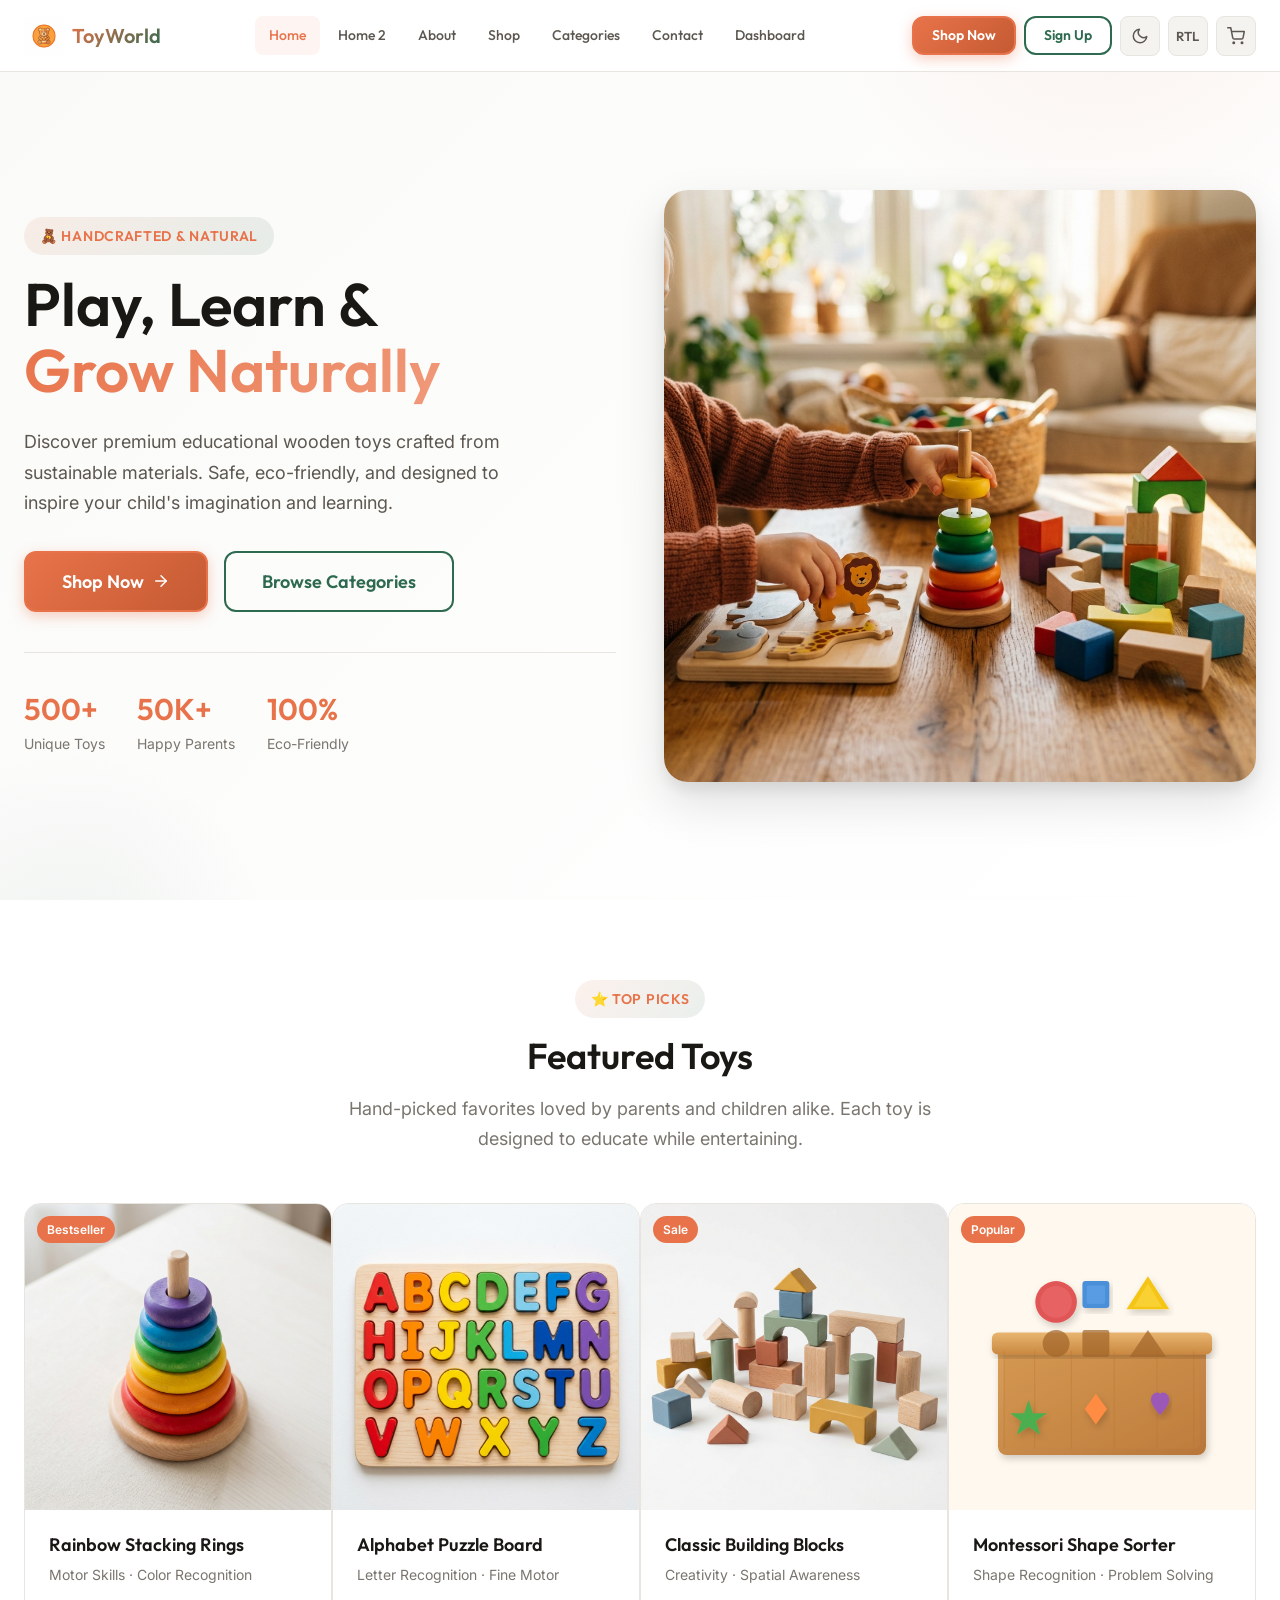
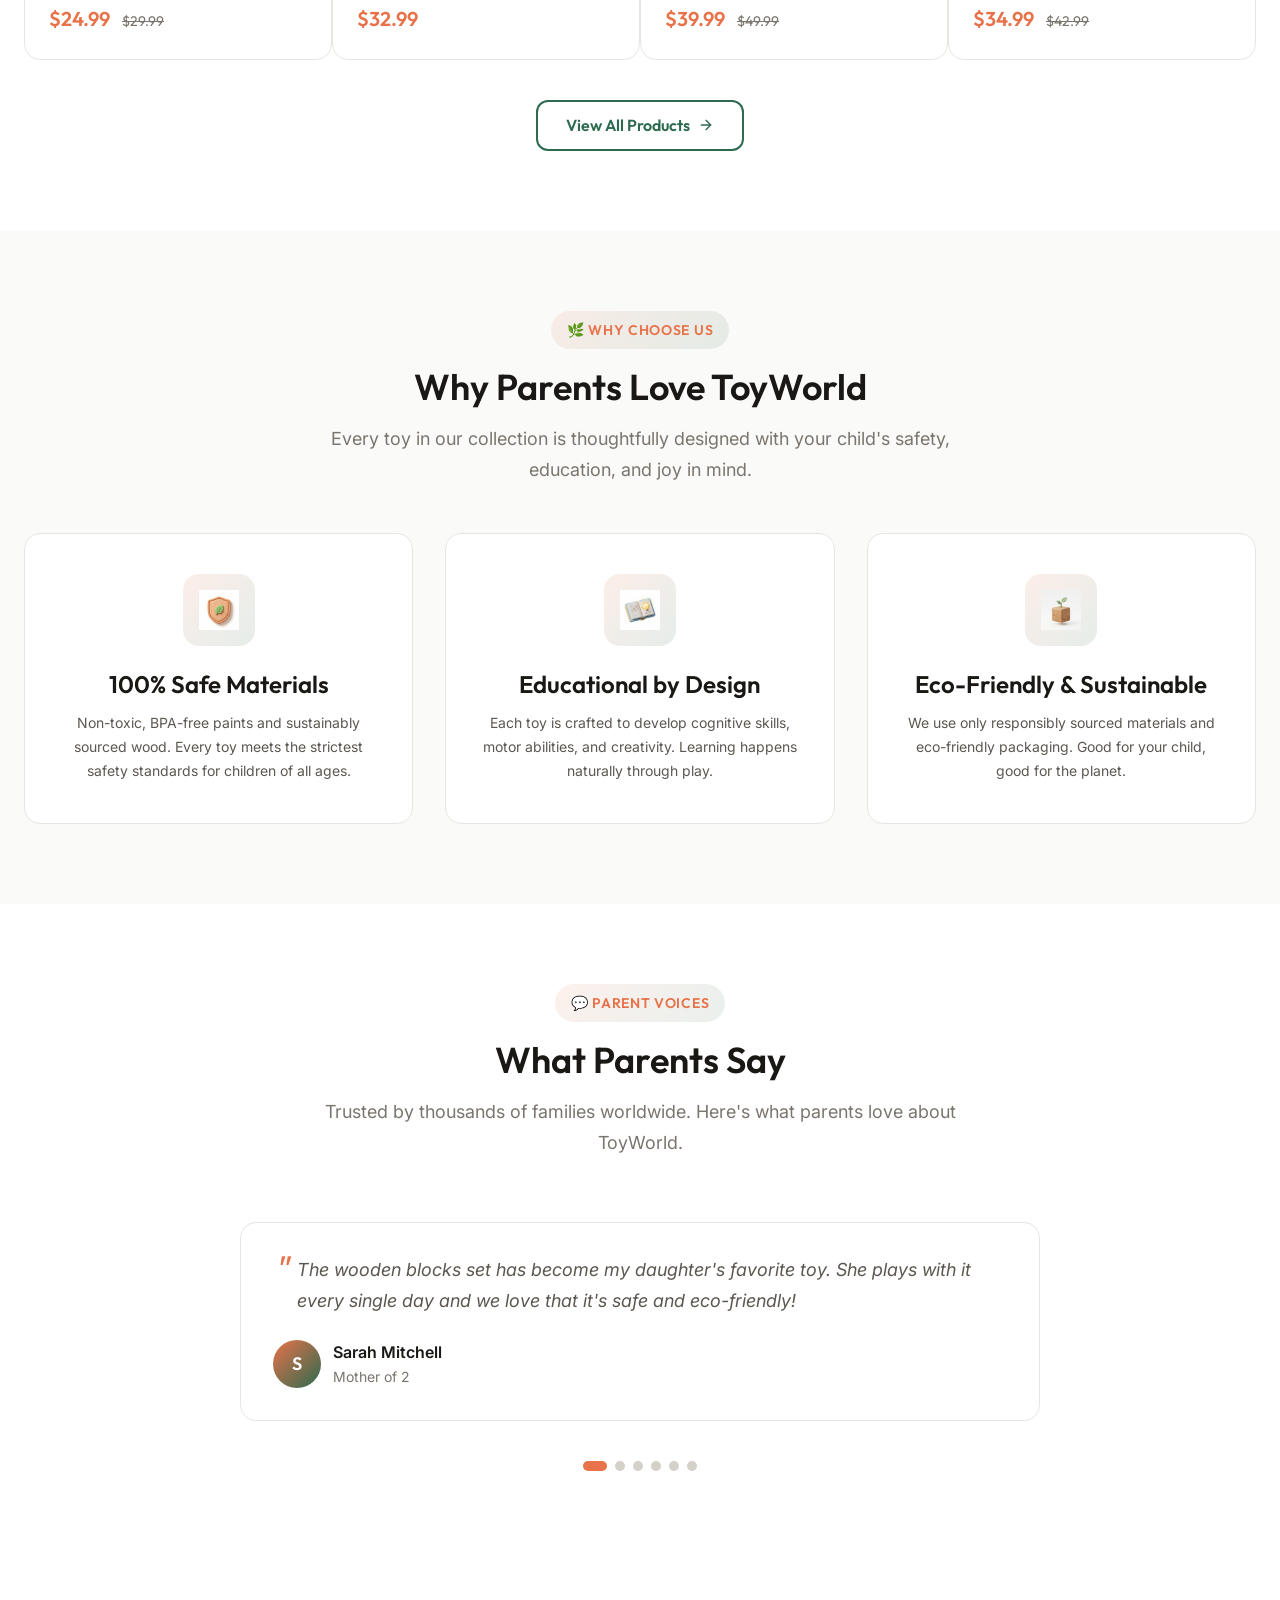
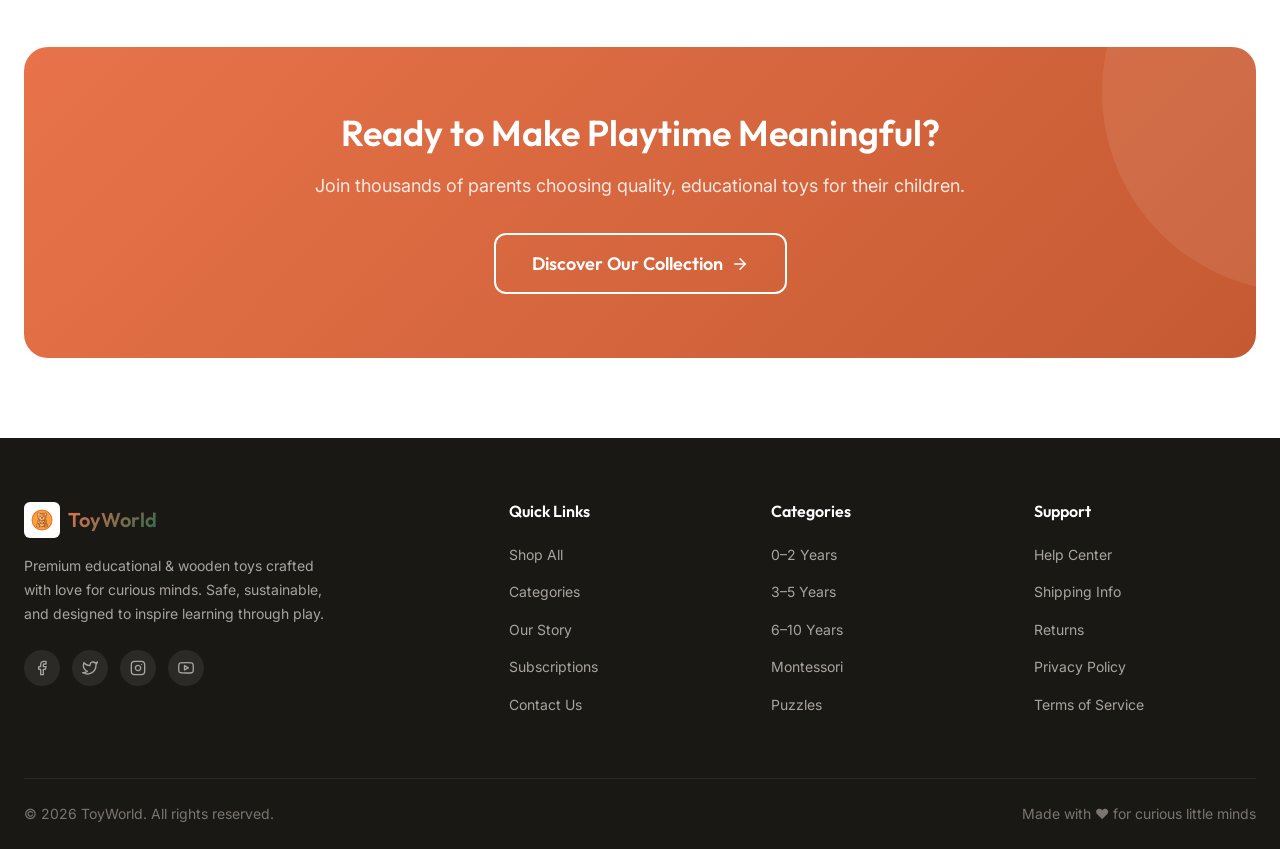
<file: index.html>
<!DOCTYPE html>
<html lang="en" dir="ltr" data-theme="light">
<head>
  <meta charset="UTF-8">
  <meta name="viewport" content="width=device-width, initial-scale=1.0">
  <title>ToyWorld — Play, Learn & Grow Naturally | Educational Wooden Toys</title>
  <meta name="description" content="Discover premium educational and wooden toys for children. Safe, eco-friendly, and designed to inspire learning through play. Shop our curated collection today.">
  <link rel="stylesheet" href="css/style.css">
  <link rel="stylesheet" href="css/components.css">
  <link rel="stylesheet" href="css/pages.css">
  <link rel="stylesheet" href="css/rtl.css">
  <link rel="icon" type="image/svg+xml" href="assets/images/favicon.svg">
</head>
<body class="has-header">
  <!-- Header -->
  <header class="header" id="header">
    <div class="header-inner">
      <a href="index.html" class="header-logo">
        <img src="assets/images/logo.png" alt="ToyWorld Logo">
        <span>ToyWorld</span>
      </a>

      <nav class="nav-desktop">
        <a href="index.html" class="nav-link active">Home</a>
        <a href="home2.html" class="nav-link">Home 2</a>
        <a href="about.html" class="nav-link">About</a>
        <a href="shop.html" class="nav-link">Shop</a>
        <a href="categories.html" class="nav-link">Categories</a>
        <a href="contact.html" class="nav-link">Contact</a>

        <a href="dashboard.html" class="nav-link">Dashboard</a>

      </nav>

      <div class="header-actions">
        <div class="header-cta">
          <a href="shop.html" class="btn btn-primary btn-sm">Shop Now</a>
          <a href="signup.html" class="btn btn-secondary btn-sm">Sign Up</a>
        </div>
        <button class="theme-toggle" title="Toggle Dark Mode" aria-label="Toggle dark mode">
          <svg xmlns="http://www.w3.org/2000/svg" width="18" height="18" viewBox="0 0 24 24" fill="none" stroke="currentColor" stroke-width="2" stroke-linecap="round" stroke-linejoin="round"><path d="M21 12.79A9 9 0 1 1 11.21 3 7 7 0 0 0 21 12.79z"/></svg>
        </button>
        <button class="rtl-toggle" title="Toggle RTL" aria-label="Toggle RTL direction">RTL</button>
        <a href="cart.html" class="cart-btn" title="Cart" aria-label="Shopping cart">
          <svg xmlns="http://www.w3.org/2000/svg" width="18" height="18" viewBox="0 0 24 24" fill="none" stroke="currentColor" stroke-width="2" stroke-linecap="round" stroke-linejoin="round"><circle cx="9" cy="21" r="1"/><circle cx="20" cy="21" r="1"/><path d="M1 1h4l2.68 13.39a2 2 0 0 0 2 1.61h9.72a2 2 0 0 0 2-1.61L23 6H6"/></svg>
          <span class="cart-count" style="display:none">0</span>
        </a>
        <button class="nav-mobile-toggle" aria-label="Toggle menu">
          <div class="hamburger">
            <span></span><span></span><span></span>
          </div>
        </button>
      </div>
    </div>
  </header>

  <!-- Mobile Nav -->
  <nav class="nav-mobile">
    <a href="index.html" class="nav-link active">Home</a>
    <a href="home2.html" class="nav-link">Home 2</a>
    <a href="about.html" class="nav-link">About</a>
    <a href="shop.html" class="nav-link">Shop</a>
    <a href="categories.html" class="nav-link">Categories</a>
    <a href="contact.html" class="nav-link">Contact</a>

    <a href="dashboard.html" class="nav-link">Dashboard</a>

    <a href="shop.html" class="btn btn-primary">Shop Now</a>
    <a href="signup.html" class="btn btn-secondary">Sign Up</a>
    <div class="nav-mobile-actions">
      <button class="theme-toggle" title="Toggle Dark Mode" aria-label="Toggle dark mode">
        <svg xmlns="http://www.w3.org/2000/svg" width="18" height="18" viewBox="0 0 24 24" fill="none" stroke="currentColor" stroke-width="2" stroke-linecap="round" stroke-linejoin="round"><path d="M21 12.79A9 9 0 1 1 11.21 3 7 7 0 0 0 21 12.79z"/></svg>
      </button>
      <button class="rtl-toggle" title="Toggle RTL" aria-label="Toggle RTL direction">RTL</button>
      <a href="cart.html" class="cart-btn" title="Cart" aria-label="Shopping cart">
        <svg xmlns="http://www.w3.org/2000/svg" width="18" height="18" viewBox="0 0 24 24" fill="none" stroke="currentColor" stroke-width="2" stroke-linecap="round" stroke-linejoin="round"><circle cx="9" cy="21" r="1"/><circle cx="20" cy="21" r="1"/><path d="M1 1h4l2.68 13.39a2 2 0 0 0 2 1.61h9.72a2 2 0 0 0 2-1.61L23 6H6"/></svg>
        <span class="cart-count" style="display:none">0</span>
      </a>
    </div>
  </nav>

  <!-- Hero Section -->
  <section class="hero" id="hero">
    <div class="container">
      <div class="hero-grid">
        <div class="hero-content">
          <span class="section-badge">🧸 Handcrafted & Natural</span>
          <h1>Play, Learn &<br><span class="highlight">Grow Naturally</span></h1>
          <p>Discover premium educational wooden toys crafted from sustainable materials. Safe, eco-friendly, and designed to inspire your child's imagination and learning.</p>
          <div class="hero-btns">
            <a href="shop.html" class="btn btn-primary btn-lg">Shop Now
              <svg xmlns="http://www.w3.org/2000/svg" width="18" height="18" viewBox="0 0 24 24" fill="none" stroke="currentColor" stroke-width="2" stroke-linecap="round" stroke-linejoin="round"><line x1="5" y1="12" x2="19" y2="12"/><polyline points="12 5 19 12 12 19"/></svg>
            </a>
            <a href="categories.html" class="btn btn-secondary btn-lg">Browse Categories</a>
          </div>
          <div class="hero-stats">
            <div>
              <div class="hero-stat-number">500+</div>
              <div class="hero-stat-label">Unique Toys</div>
            </div>
            <div>
              <div class="hero-stat-number">50K+</div>
              <div class="hero-stat-label">Happy Parents</div>
            </div>
            <div>
              <div class="hero-stat-number">100%</div>
              <div class="hero-stat-label">Eco-Friendly</div>
            </div>
          </div>
        </div>
        <div class="hero-image">
          <img src="assets/images/hero-home1.png" alt="Educational wooden toys for children">
        </div>
      </div>
    </div>
  </section>

  <!-- Featured Toys -->
  <section class="section" id="featured-toys">
    <div class="container">
      <div class="section-header animate-on-scroll">
        <span class="section-badge">⭐ Top Picks</span>
        <h2>Featured Toys</h2>
        <p class="section-subtitle">Hand-picked favorites loved by parents and children alike. Each toy is designed to educate while entertaining.</p>
      </div>

      <div class="grid grid-4 animate-on-scroll">
        <!-- Card 1 -->
        <div class="card product-card" onclick="location.href='product.html?id=1'">
          <div class="card-img-wrap">
            <span class="product-badge">Bestseller</span>
            <img class="card-img" src="assets/images/toy-stacking-rings.png" alt="Rainbow Stacking Rings" loading="lazy">
            <button class="quick-add" onclick="event.stopPropagation(); CartManager.addItem({id:1, name:'Rainbow Stacking Rings', price:24.99, image:'assets/images/toy-stacking-rings.png'})" title="Add to Cart">
              <svg xmlns="http://www.w3.org/2000/svg" width="18" height="18" viewBox="0 0 24 24" fill="none" stroke="currentColor" stroke-width="2"><line x1="12" y1="5" x2="12" y2="19"/><line x1="5" y1="12" x2="19" y2="12"/></svg>
            </button>
          </div>
          <div class="card-body">
            <h4 class="card-title">Rainbow Stacking Rings</h4>
            <p class="card-text">Motor Skills · Color Recognition</p>
            <div class="product-price">$24.99 <span class="original-price">$29.99</span></div>
          </div>
        </div>

        <!-- Card 2 -->
        <div class="card product-card" onclick="location.href='product.html?id=2'">
          <div class="card-img-wrap">
            <img class="card-img" src="assets/images/toy-puzzle-alphabet.png" alt="Alphabet Puzzle Board" loading="lazy">
            <button class="quick-add" onclick="event.stopPropagation(); CartManager.addItem({id:2, name:'Alphabet Puzzle Board', price:32.99, image:'assets/images/toy-puzzle-alphabet.png'})" title="Add to Cart">
              <svg xmlns="http://www.w3.org/2000/svg" width="18" height="18" viewBox="0 0 24 24" fill="none" stroke="currentColor" stroke-width="2"><line x1="12" y1="5" x2="12" y2="19"/><line x1="5" y1="12" x2="19" y2="12"/></svg>
            </button>
          </div>
          <div class="card-body">
            <h4 class="card-title">Alphabet Puzzle Board</h4>
            <p class="card-text">Letter Recognition · Fine Motor</p>
            <div class="product-price">$32.99</div>
          </div>
        </div>

        <!-- Card 3 -->
        <div class="card product-card" onclick="location.href='product.html?id=3'">
          <div class="card-img-wrap">
            <span class="product-badge">Sale</span>
            <img class="card-img" src="assets/images/toy-wooden-blocks.png" alt="Classic Building Blocks" loading="lazy">
            <button class="quick-add" onclick="event.stopPropagation(); CartManager.addItem({id:3, name:'Classic Building Blocks Set', price:39.99, image:'assets/images/toy-wooden-blocks.png'})" title="Add to Cart">
              <svg xmlns="http://www.w3.org/2000/svg" width="18" height="18" viewBox="0 0 24 24" fill="none" stroke="currentColor" stroke-width="2"><line x1="12" y1="5" x2="12" y2="19"/><line x1="5" y1="12" x2="19" y2="12"/></svg>
            </button>
          </div>
          <div class="card-body">
            <h4 class="card-title">Classic Building Blocks</h4>
            <p class="card-text">Creativity · Spatial Awareness</p>
            <div class="product-price">$39.99 <span class="original-price">$49.99</span></div>
          </div>
        </div>

        <!-- Card 4 -->
        <div class="card product-card" onclick="location.href='product.html?id=5'">
          <div class="card-img-wrap">
            <span class="product-badge">Popular</span>
            <img class="card-img" src="assets/images/toy-shape-sorter.svg" alt="Montessori Shape Sorter" loading="lazy">
            <button class="quick-add" onclick="event.stopPropagation(); CartManager.addItem({id:5, name:'Montessori Shape Sorter', price:34.99, image:'assets/images/toy-wooden-blocks.png'})" title="Add to Cart">
              <svg xmlns="http://www.w3.org/2000/svg" width="18" height="18" viewBox="0 0 24 24" fill="none" stroke="currentColor" stroke-width="2"><line x1="12" y1="5" x2="12" y2="19"/><line x1="5" y1="12" x2="19" y2="12"/></svg>
            </button>
          </div>
          <div class="card-body">
            <h4 class="card-title">Montessori Shape Sorter</h4>
            <p class="card-text">Shape Recognition · Problem Solving</p>
            <div class="product-price">$34.99 <span class="original-price">$42.99</span></div>
          </div>
        </div>
      </div>

      <div class="text-center" style="margin-top: var(--space-10);">
        <a href="shop.html" class="btn btn-secondary">View All Products
          <svg xmlns="http://www.w3.org/2000/svg" width="16" height="16" viewBox="0 0 24 24" fill="none" stroke="currentColor" stroke-width="2" stroke-linecap="round" stroke-linejoin="round"><line x1="5" y1="12" x2="19" y2="12"/><polyline points="12 5 19 12 12 19"/></svg>
        </a>
      </div>
    </div>
  </section>

  <!-- Benefits Section -->
  <section class="section" style="background: var(--bg-secondary);" id="benefits">
    <div class="container">
      <div class="section-header animate-on-scroll">
        <span class="section-badge">🌿 Why Choose Us</span>
        <h2>Why Parents Love ToyWorld</h2>
        <p class="section-subtitle">Every toy in our collection is thoughtfully designed with your child's safety, education, and joy in mind.</p>
      </div>

      <div class="benefits-grid animate-on-scroll">
        <div class="benefit-card">
          <div class="benefit-icon">
            <img src="assets/images/icon-safe.png" alt="Safe Materials" width="48" height="48">
          </div>
          <h4>100% Safe Materials</h4>
          <p>Non-toxic, BPA-free paints and sustainably sourced wood. Every toy meets the strictest safety standards for children of all ages.</p>
        </div>

        <div class="benefit-card">
          <div class="benefit-icon">
            <img src="assets/images/icon-edu.png" alt="Educational Design" width="48" height="48">
          </div>
          <h4>Educational by Design</h4>
          <p>Each toy is crafted to develop cognitive skills, motor abilities, and creativity. Learning happens naturally through play.</p>
        </div>

        <div class="benefit-card">
          <div class="benefit-icon">
            <img src="assets/images/icon-eco.png" alt="Eco-Friendly" width="48" height="48">
          </div>
          <h4>Eco-Friendly & Sustainable</h4>
          <p>We use only responsibly sourced materials and eco-friendly packaging. Good for your child, good for the planet.</p>
        </div>
      </div>
    </div>
  </section>

  <!-- Testimonials -->
  <section class="section" id="testimonials">
    <div class="container">
      <div class="section-header animate-on-scroll">
        <span class="section-badge">💬 Parent Voices</span>
        <h2>What Parents Say</h2>
        <p class="section-subtitle">Trusted by thousands of families worldwide. Here's what parents love about ToyWorld.</p>
      </div>

      <div class="testimonial-carousel animate-on-scroll">
        <div class="carousel-track">
          <!-- Slide 1 -->
          <div class="carousel-slide">
            <div class="testimonial-card">
              <div class="testimonial-quote">The wooden blocks set has become my daughter's favorite toy. She plays with it every single day and we love that it's safe and eco-friendly!</div>
              <div class="testimonial-author">
                <div class="testimonial-avatar">S</div>
                <div>
                  <div class="testimonial-name">Sarah Mitchell</div>
                  <div class="testimonial-role">Mother of 2</div>
                </div>
              </div>
            </div>
          </div>
          <!-- Slide 2 -->
          <div class="carousel-slide">
            <div class="testimonial-card">
              <div class="testimonial-quote">I love how each toy comes with learning guides. My son has improved his problem-solving skills tremendously since we started buying from ToyWorld.</div>
              <div class="testimonial-author">
                <div class="testimonial-avatar">D</div>
                <div>
                  <div class="testimonial-name">David Chen</div>
                  <div class="testimonial-role">Father of 1</div>
                </div>
              </div>
            </div>
          </div>
          <!-- Slide 3 -->
          <div class="carousel-slide">
            <div class="testimonial-card">
              <div class="testimonial-quote">Finally, a toy store that understands what kids really need! The Montessori collection is exceptional. High quality and beautifully crafted.</div>
              <div class="testimonial-author">
                <div class="testimonial-avatar">E</div>
                <div>
                  <div class="testimonial-name">Emma Rodriguez</div>
                  <div class="testimonial-role">Preschool Teacher</div>
                </div>
              </div>
            </div>
          </div>
          <!-- Slide 4 -->
          <div class="carousel-slide">
            <div class="testimonial-card">
              <div class="testimonial-quote">The gift registry feature is amazing! We used it for our daughter's birthday and everything arrived perfectly. The quality exceeded our expectations.</div>
              <div class="testimonial-author">
                <div class="testimonial-avatar">J</div>
                <div>
                  <div class="testimonial-name">Jennifer Park</div>
                  <div class="testimonial-role">Mother of 3</div>
                </div>
              </div>
            </div>
          </div>
          <!-- Slide 5 -->
          <div class="carousel-slide">
            <div class="testimonial-card">
              <div class="testimonial-quote">As a pediatrician, I recommend ToyWorld to all my patients' parents. These toys are genuinely educational and completely safe for children.</div>
              <div class="testimonial-author">
                <div class="testimonial-avatar">M</div>
                <div>
                  <div class="testimonial-name">Dr. Michael Torres</div>
                  <div class="testimonial-role">Pediatrician</div>
                </div>
              </div>
            </div>
          </div>
          <!-- Slide 6 -->
          <div class="carousel-slide">
            <div class="testimonial-card">
              <div class="testimonial-quote">Shipping was incredibly fast and the packaging was eco-friendly too! Love every detail about this brand. Will keep coming back.</div>
              <div class="testimonial-author">
                <div class="testimonial-avatar">A</div>
                <div>
                  <div class="testimonial-name">Aisha Johnson</div>
                  <div class="testimonial-role">Mother of 1</div>
                </div>
              </div>
            </div>
          </div>
        </div>
        <div class="carousel-dots">
          <button class="carousel-dot active"></button>
          <button class="carousel-dot"></button>
          <button class="carousel-dot"></button>
          <button class="carousel-dot"></button>
          <button class="carousel-dot"></button>
          <button class="carousel-dot"></button>
        </div>
      </div>
    </div>
  </section>

  <!-- CTA Banner -->
  <section class="section">
    <div class="container">
      <div class="cta-banner animate-on-scroll">
        <h2>Ready to Make Playtime Meaningful?</h2>
        <p>Join thousands of parents choosing quality, educational toys for their children.</p>
        <a href="shop.html" class="btn btn-secondary btn-lg">Discover Our Collection
          <svg xmlns="http://www.w3.org/2000/svg" width="18" height="18" viewBox="0 0 24 24" fill="none" stroke="currentColor" stroke-width="2" stroke-linecap="round" stroke-linejoin="round"><line x1="5" y1="12" x2="19" y2="12"/><polyline points="12 5 19 12 12 19"/></svg>
        </a>
      </div>
    </div>
  </section>

  <!-- Footer -->
  <footer class="footer" id="footer">
    <div class="container">
      <div class="footer-grid">
        <div class="footer-brand">
          <a href="index.html" class="header-logo">
            <img src="assets/images/logo.png" alt="ToyWorld" style="width:36px;height:36px;">
            <span>ToyWorld</span>
          </a>
          <p>Premium educational & wooden toys crafted with love for curious minds. Safe, sustainable, and designed to inspire learning through play.</p>
          <div class="footer-social">
            <a href="#" aria-label="Facebook"><svg xmlns="http://www.w3.org/2000/svg" width="16" height="16" viewBox="0 0 24 24" fill="none" stroke="currentColor" stroke-width="2" stroke-linecap="round" stroke-linejoin="round"><path d="M18 2h-3a5 5 0 0 0-5 5v3H7v4h3v8h4v-8h3l1-4h-4V7a1 1 0 0 1 1-1h3z"/></svg></a>
            <a href="#" aria-label="Twitter"><svg xmlns="http://www.w3.org/2000/svg" width="16" height="16" viewBox="0 0 24 24" fill="none" stroke="currentColor" stroke-width="2" stroke-linecap="round" stroke-linejoin="round"><path d="M23 3a10.9 10.9 0 0 1-3.14 1.53 4.48 4.48 0 0 0-7.86 3v1A10.66 10.66 0 0 1 3 4s-4 9 5 13a11.64 11.64 0 0 1-7 2c9 5 20 0 20-11.5a4.5 4.5 0 0 0-.08-.83A7.72 7.72 0 0 0 23 3z"/></svg></a>
            <a href="#" aria-label="Instagram"><svg xmlns="http://www.w3.org/2000/svg" width="16" height="16" viewBox="0 0 24 24" fill="none" stroke="currentColor" stroke-width="2" stroke-linecap="round" stroke-linejoin="round"><rect x="2" y="2" width="20" height="20" rx="5" ry="5"/><path d="M16 11.37A4 4 0 1 1 12.63 8 4 4 0 0 1 16 11.37z"/><line x1="17.5" y1="6.5" x2="17.51" y2="6.5"/></svg></a>
            <a href="#" aria-label="YouTube"><svg xmlns="http://www.w3.org/2000/svg" width="16" height="16" viewBox="0 0 24 24" fill="none" stroke="currentColor" stroke-width="2" stroke-linecap="round" stroke-linejoin="round"><path d="M22.54 6.42a2.78 2.78 0 0 0-1.94-2C18.88 4 12 4 12 4s-6.88 0-8.6.46a2.78 2.78 0 0 0-1.94 2A29 29 0 0 0 1 11.75a29 29 0 0 0 .46 5.33A2.78 2.78 0 0 0 3.4 19.1c1.72.46 8.6.46 8.6.46s6.88 0 8.6-.46a2.78 2.78 0 0 0 1.94-2 29 29 0 0 0 .46-5.25 29 29 0 0 0-.46-5.43z"/><polygon points="9.75 15.02 15.5 11.75 9.75 8.48 9.75 15.02"/></svg></a>
          </div>
        </div>

        <div>
          <h5>Quick Links</h5>
          <ul class="footer-links">
            <li><a href="shop.html">Shop All</a></li>
            <li><a href="categories.html">Categories</a></li>
            <li><a href="about.html">Our Story</a></li>
            <li><a href="pricing.html">Subscriptions</a></li>
            <li><a href="contact.html">Contact Us</a></li>
          </ul>
        </div>

        <div>
          <h5>Categories</h5>
          <ul class="footer-links">
            <li><a href="categories.html">0–2 Years</a></li>
            <li><a href="categories.html">3–5 Years</a></li>
            <li><a href="categories.html">6–10 Years</a></li>
            <li><a href="categories.html">Montessori</a></li>
            <li><a href="categories.html">Puzzles</a></li>
          </ul>
        </div>

        <div>
          <h5>Support</h5>
          <ul class="footer-links">
            <li><a href="contact.html">Help Center</a></li>
            <li><a href="#">Shipping Info</a></li>
            <li><a href="#">Returns</a></li>
            <li><a href="#">Privacy Policy</a></li>
            <li><a href="#">Terms of Service</a></li>
          </ul>
        </div>
      </div>

      <div class="footer-bottom">
        <span>© 2026 ToyWorld. All rights reserved.</span>
        <span>Made with ❤️ for curious little minds</span>
      </div>
    </div>
  </footer>

  <script src="js/main.js"></script>
  <script src="js/shop.js"></script>
</body>
</html>
</file>
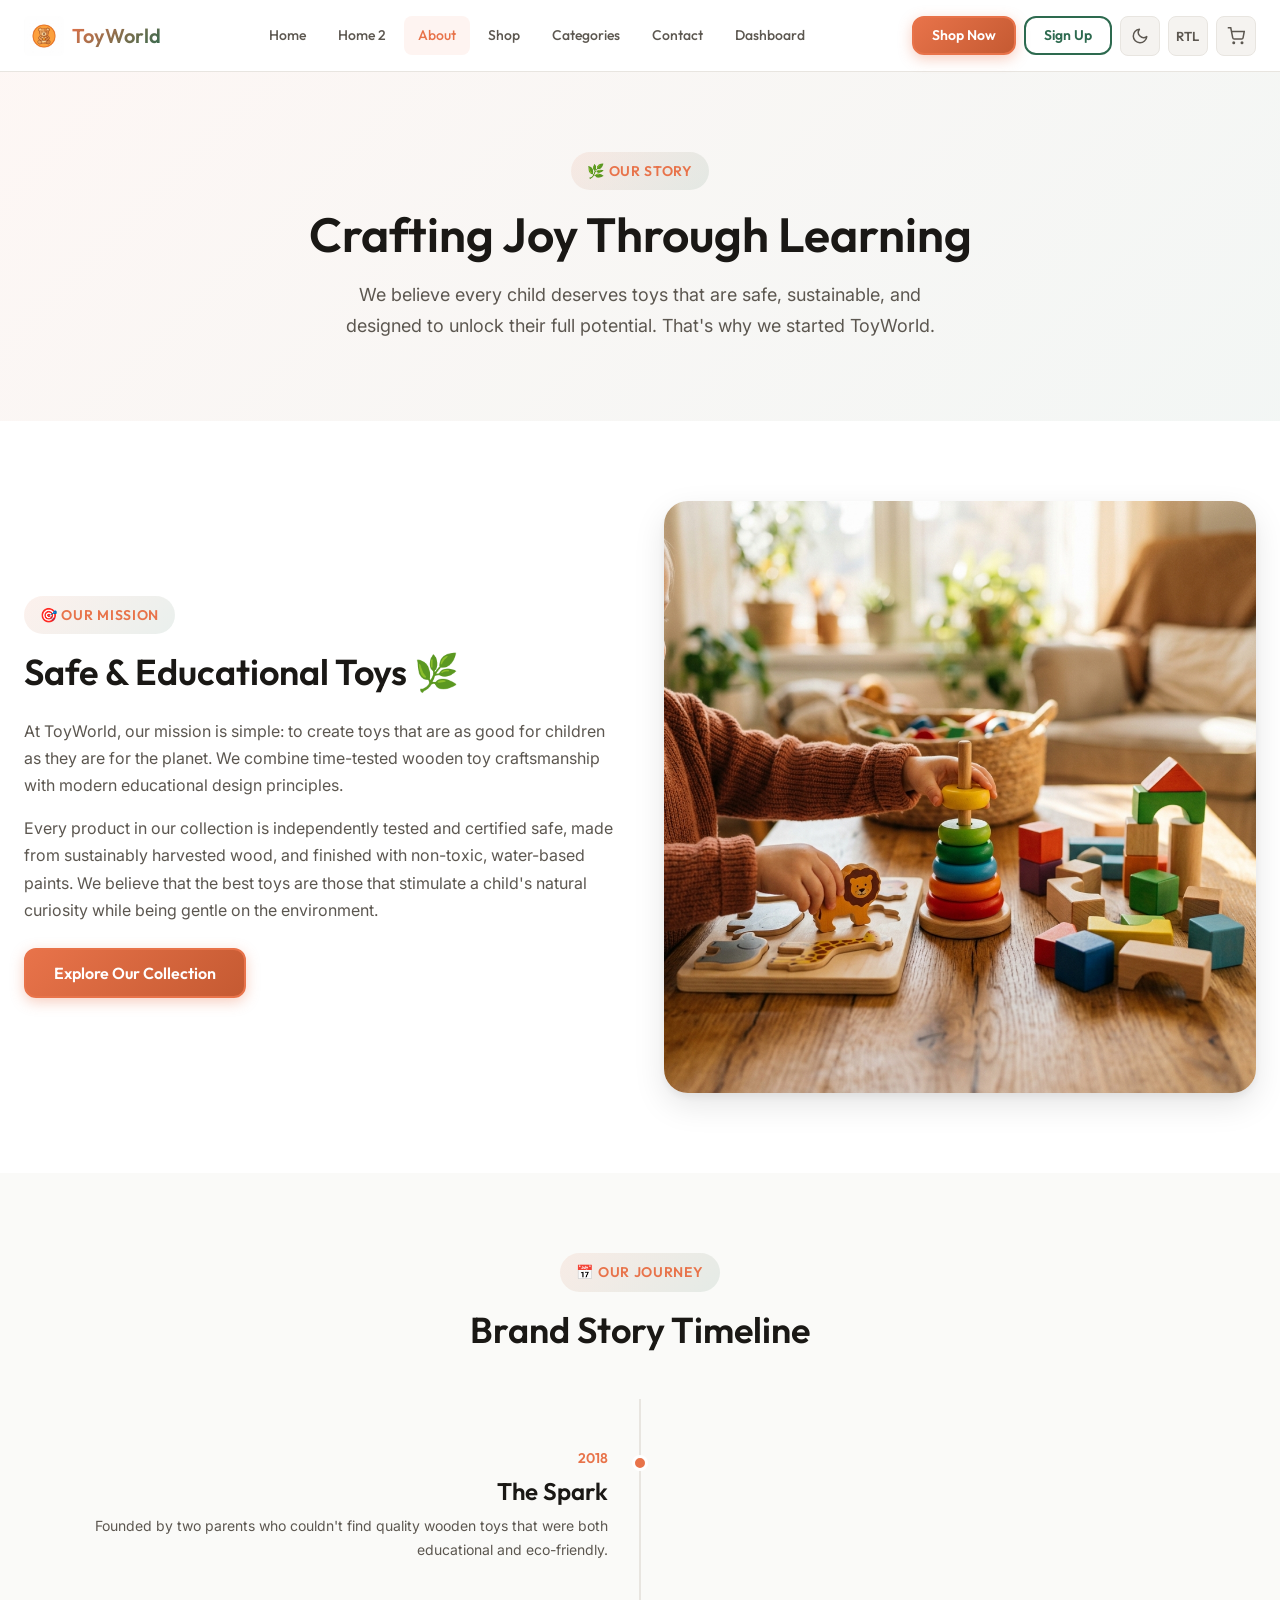
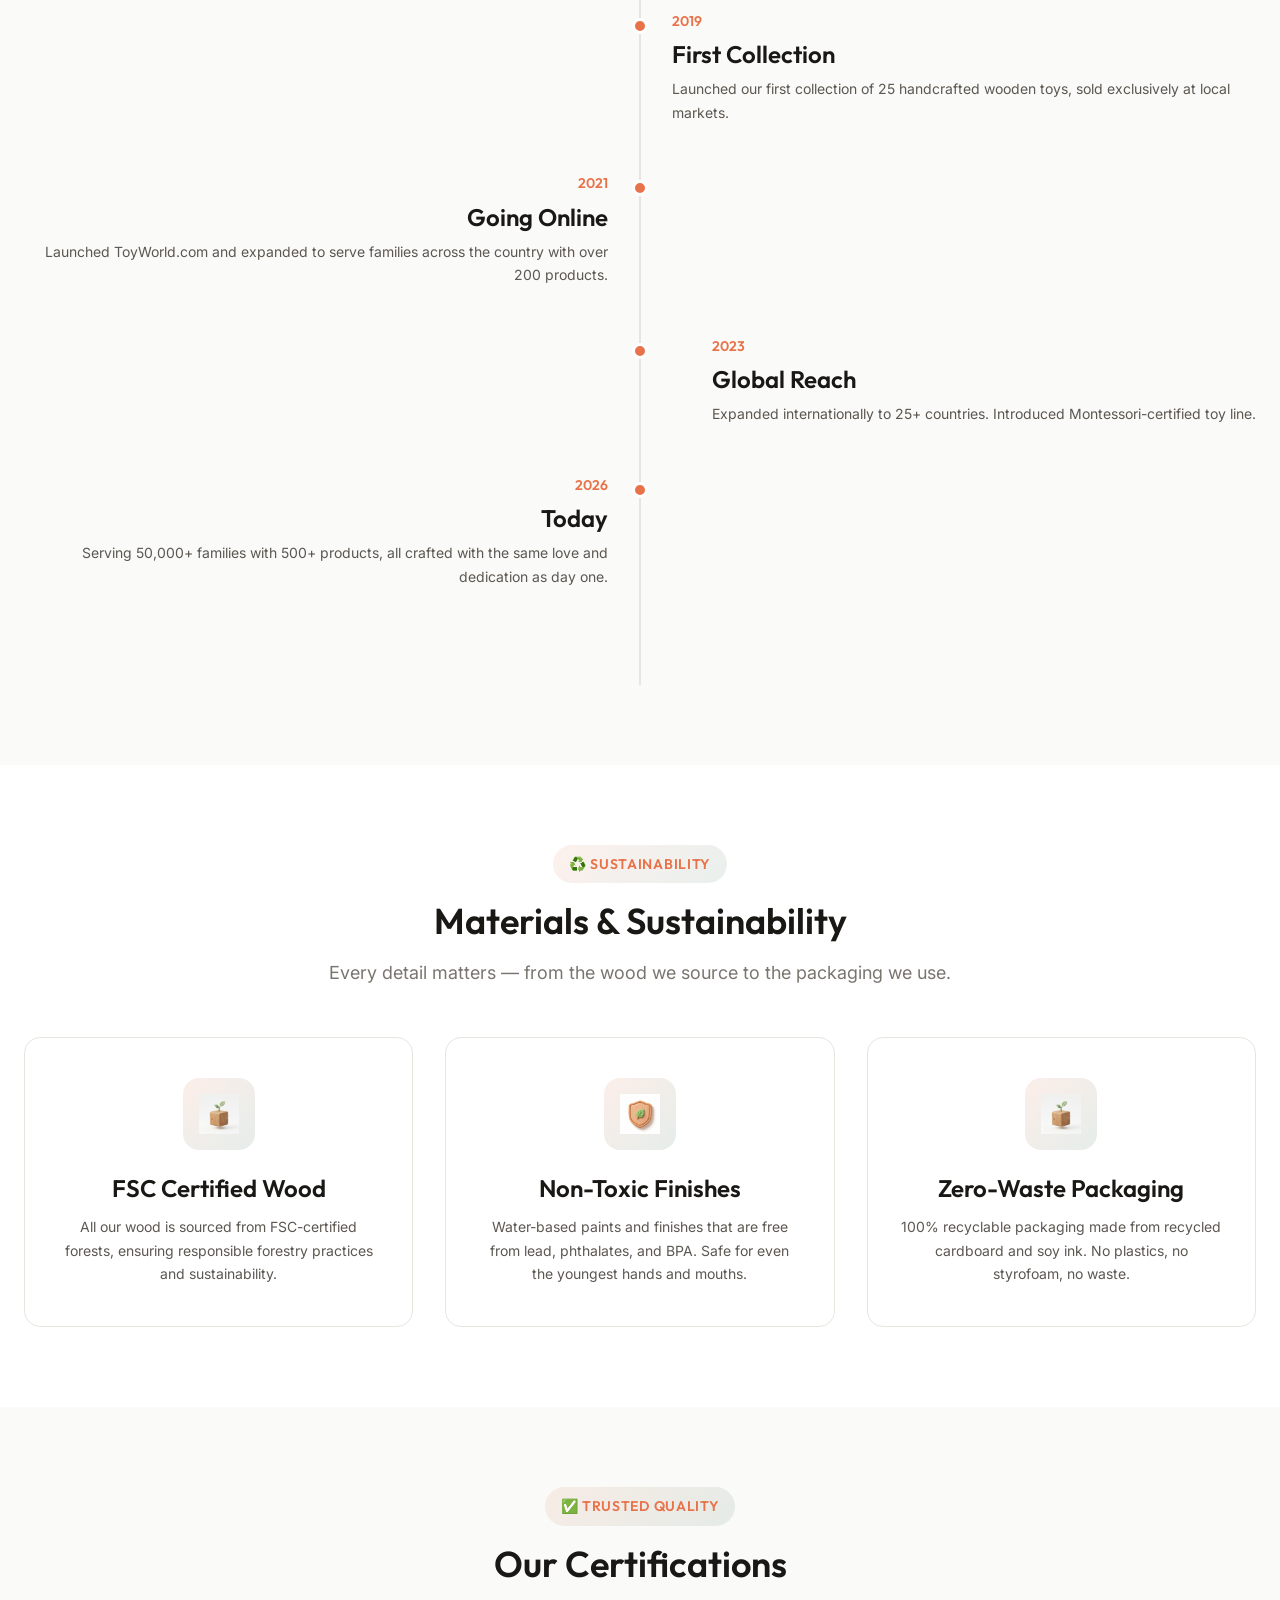
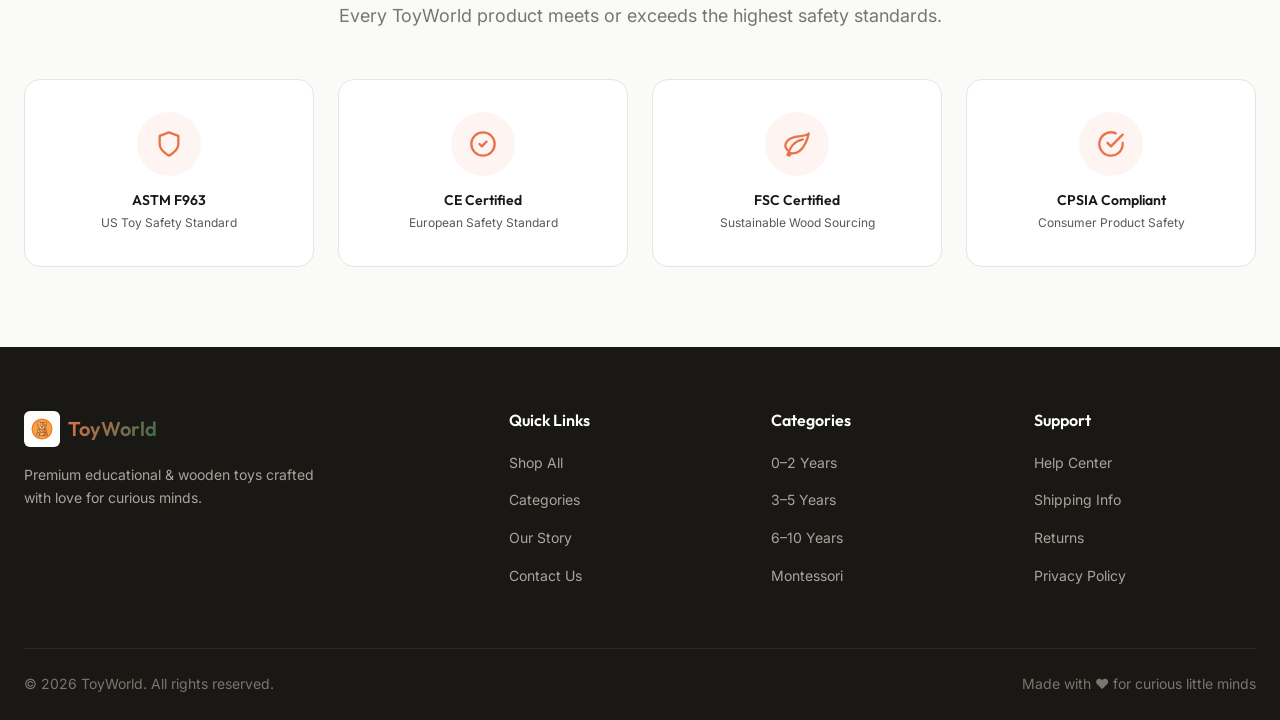
<file: about.html>
<!DOCTYPE html>
<html lang="en" dir="ltr" data-theme="light">
<head>
  <meta charset="UTF-8">
  <meta name="viewport" content="width=device-width, initial-scale=1.0">
  <title>About ToyWorld — Our Story & Mission | Educational Wooden Toys</title>
  <meta name="description" content="Learn about ToyWorld's mission to provide safe, sustainable, and educational wooden toys. Discover our brand story, materials, and certifications.">
  <link rel="stylesheet" href="css/style.css">
  <link rel="stylesheet" href="css/components.css">
  <link rel="stylesheet" href="css/pages.css">
  <link rel="stylesheet" href="css/rtl.css">
  <link rel="icon" type="image/svg+xml" href="assets/images/favicon.svg">
</head>
<body class="has-header">
  <header class="header"><div class="header-inner"><a href="index.html" class="header-logo"><img src="assets/images/logo.png" alt="ToyWorld Logo"><span>ToyWorld</span></a><nav class="nav-desktop"><a href="index.html" class="nav-link">Home</a><a href="home2.html" class="nav-link">Home 2</a><a href="about.html" class="nav-link active">About</a><a href="shop.html" class="nav-link">Shop</a><a href="categories.html" class="nav-link">Categories</a><a href="contact.html" class="nav-link">Contact</a><a href="dashboard.html" class="nav-link">Dashboard</a></nav><div class="header-actions"><div class="header-cta"><a href="shop.html" class="btn btn-primary btn-sm">Shop Now</a><a href="signup.html" class="btn btn-secondary btn-sm">Sign Up</a></div><button class="theme-toggle" title="Toggle Dark Mode"><svg xmlns="http://www.w3.org/2000/svg" width="18" height="18" viewBox="0 0 24 24" fill="none" stroke="currentColor" stroke-width="2"><path d="M21 12.79A9 9 0 1 1 11.21 3 7 7 0 0 0 21 12.79z"/></svg></button><button class="rtl-toggle" title="Toggle RTL">RTL</button><a href="cart.html" class="cart-btn" title="Cart"><svg xmlns="http://www.w3.org/2000/svg" width="18" height="18" viewBox="0 0 24 24" fill="none" stroke="currentColor" stroke-width="2"><circle cx="9" cy="21" r="1"/><circle cx="20" cy="21" r="1"/><path d="M1 1h4l2.68 13.39a2 2 0 0 0 2 1.61h9.72a2 2 0 0 0 2-1.61L23 6H6"/></svg><span class="cart-count" style="display:none">0</span></a><button class="nav-mobile-toggle" aria-label="Toggle menu"><div class="hamburger"><span></span><span></span><span></span></div></button></div></div></header>
  <nav class="nav-mobile"><a href="index.html" class="nav-link">Home</a><a href="home2.html" class="nav-link">Home 2</a><a href="about.html" class="nav-link active">About</a><a href="shop.html" class="nav-link">Shop</a><a href="categories.html" class="nav-link">Categories</a><a href="contact.html" class="nav-link">Contact</a><a href="dashboard.html" class="nav-link">Dashboard</a><a href="shop.html" class="btn btn-primary">Shop Now</a><a href="signup.html" class="btn btn-secondary">Sign Up</a>
    <div class="nav-mobile-actions">
      <button class="theme-toggle" title="Toggle Dark Mode" aria-label="Toggle dark mode">
        <svg xmlns="http://www.w3.org/2000/svg" width="18" height="18" viewBox="0 0 24 24" fill="none" stroke="currentColor" stroke-width="2" stroke-linecap="round" stroke-linejoin="round"><path d="M21 12.79A9 9 0 1 1 11.21 3 7 7 0 0 0 21 12.79z"/></svg>
      </button>
      <button class="rtl-toggle" title="Toggle RTL" aria-label="Toggle RTL direction">RTL</button>
      <a href="cart.html" class="cart-btn" title="Cart" aria-label="Shopping cart">
        <svg xmlns="http://www.w3.org/2000/svg" width="18" height="18" viewBox="0 0 24 24" fill="none" stroke="currentColor" stroke-width="2" stroke-linecap="round" stroke-linejoin="round"><circle cx="9" cy="21" r="1"/><circle cx="20" cy="21" r="1"/><path d="M1 1h4l2.68 13.39a2 2 0 0 0 2 1.61h9.72a2 2 0 0 0 2-1.61L23 6H6"/></svg>
        <span class="cart-count" style="display:none">0</span>
      </a>
    </div>
  </nav>

  <!-- About Hero -->
  <section class="about-hero">
    <div class="container">
      <span class="section-badge">🌿 Our Story</span>
      <h1>Crafting Joy Through Learning</h1>
      <p style="font-size: var(--text-lg); max-width: 640px; margin: var(--space-4) auto 0;">We believe every child deserves toys that are safe, sustainable, and designed to unlock their full potential. That's why we started ToyWorld.</p>
    </div>
  </section>

  <!-- Mission -->
  <section class="section">
    <div class="container">
      <div class="mission-layout animate-on-scroll">
        <div>
          <span class="section-badge">🎯 Our Mission</span>
          <h2 style="margin-bottom: var(--space-6);">Safe & Educational Toys 🌿</h2>
          <p style="margin-bottom: var(--space-4);">At ToyWorld, our mission is simple: to create toys that are as good for children as they are for the planet. We combine time-tested wooden toy craftsmanship with modern educational design principles.</p>
          <p style="margin-bottom: var(--space-6);">Every product in our collection is independently tested and certified safe, made from sustainably harvested wood, and finished with non-toxic, water-based paints. We believe that the best toys are those that stimulate a child's natural curiosity while being gentle on the environment.</p>
          <a href="shop.html" class="btn btn-primary">Explore Our Collection</a>
        </div>
        <div>
          <img src="assets/images/hero-home1.png" alt="Wooden toys crafted with care" style="border-radius: var(--radius-2xl); box-shadow: var(--shadow-lg);">
        </div>
      </div>
    </div>
  </section>

  <!-- Brand Timeline -->
  <section class="section" style="background: var(--bg-secondary);">
    <div class="container">
      <div class="section-header animate-on-scroll">
        <span class="section-badge">📅 Our Journey</span>
        <h2>Brand Story Timeline</h2>
      </div>
      <div class="timeline">
        <div class="timeline-item"><div class="timeline-dot"></div><div class="timeline-content"><div class="timeline-year">2018</div><h4>The Spark</h4><p>Founded by two parents who couldn't find quality wooden toys that were both educational and eco-friendly.</p></div></div>
        <div class="timeline-item"><div class="timeline-dot"></div><div class="timeline-content"><div class="timeline-year">2019</div><h4>First Collection</h4><p>Launched our first collection of 25 handcrafted wooden toys, sold exclusively at local markets.</p></div></div>
        <div class="timeline-item"><div class="timeline-dot"></div><div class="timeline-content"><div class="timeline-year">2021</div><h4>Going Online</h4><p>Launched ToyWorld.com and expanded to serve families across the country with over 200 products.</p></div></div>
        <div class="timeline-item"><div class="timeline-dot"></div><div class="timeline-content"><div class="timeline-year">2023</div><h4>Global Reach</h4><p>Expanded internationally to 25+ countries. Introduced Montessori-certified toy line.</p></div></div>
        <div class="timeline-item"><div class="timeline-dot"></div><div class="timeline-content"><div class="timeline-year">2026</div><h4>Today</h4><p>Serving 50,000+ families with 500+ products, all crafted with the same love and dedication as day one.</p></div></div>
      </div>
    </div>
  </section>

  <!-- Materials & Sustainability -->
  <section class="section">
    <div class="container">
      <div class="section-header animate-on-scroll">
        <span class="section-badge">♻️ Sustainability</span>
        <h2>Materials & Sustainability</h2>
        <p class="section-subtitle">Every detail matters — from the wood we source to the packaging we use.</p>
      </div>
      <div class="benefits-grid animate-on-scroll">
        <div class="benefit-card">
          <div class="benefit-icon">
            <img src="assets/images/icon-eco.png" alt="FSC Wood" width="48" height="48">
          </div>
          <h4>FSC Certified Wood</h4>
          <p>All our wood is sourced from FSC-certified forests, ensuring responsible forestry practices and sustainability.</p>
        </div>
        <div class="benefit-card">
          <div class="benefit-icon">
            <img src="assets/images/icon-safe.png" alt="Non-Toxic" width="48" height="48">
          </div>
          <h4>Non-Toxic Finishes</h4>
          <p>Water-based paints and finishes that are free from lead, phthalates, and BPA. Safe for even the youngest hands and mouths.</p>
        </div>
        <div class="benefit-card">
          <div class="benefit-icon">
            <img src="assets/images/icon-eco.png" alt="Packaging" width="48" height="48">
          </div>
          <h4>Zero-Waste Packaging</h4>
          <p>100% recyclable packaging made from recycled cardboard and soy ink. No plastics, no styrofoam, no waste.</p>
        </div>
      </div>
    </div>
  </section>

  <!-- Certifications -->
  <section class="section" style="background: var(--bg-secondary);">
    <div class="container">
      <div class="section-header animate-on-scroll">
        <span class="section-badge">✅ Trusted Quality</span>
        <h2>Our Certifications</h2>
        <p class="section-subtitle">Every ToyWorld product meets or exceeds the highest safety standards.</p>
      </div>
      <div class="cert-grid animate-on-scroll">
        <div class="cert-item">
          <div class="cert-icon"><svg xmlns="http://www.w3.org/2000/svg" width="28" height="28" viewBox="0 0 24 24" fill="none" stroke="currentColor" stroke-width="2" stroke-linecap="round" stroke-linejoin="round"><path d="M12 22s8-4 8-10V5l-8-3-8 3v7c0 6 8 10 8 10z"/></svg></div>
          <h5>ASTM F963</h5>
          <p>US Toy Safety Standard</p>
        </div>
        <div class="cert-item">
          <div class="cert-icon"><svg xmlns="http://www.w3.org/2000/svg" width="28" height="28" viewBox="0 0 24 24" fill="none" stroke="currentColor" stroke-width="2" stroke-linecap="round" stroke-linejoin="round"><circle cx="12" cy="12" r="10"/><path d="m9 12 2 2 4-4"/></svg></div>
          <h5>CE Certified</h5>
          <p>European Safety Standard</p>
        </div>
        <div class="cert-item">
          <div class="cert-icon"><svg xmlns="http://www.w3.org/2000/svg" width="28" height="28" viewBox="0 0 24 24" fill="none" stroke="currentColor" stroke-width="2" stroke-linecap="round" stroke-linejoin="round"><path d="M17 8C8 10 5.9 16.17 3.82 21.34l1.89.66.95-2.3c.48.17.98.3 1.34.3C19 20 22 3 22 3c-1 2-8 2.25-13 3.25S2 11.5 2 13.5s1.75 3.75 1.75 3.75"/></svg></div>
          <h5>FSC Certified</h5>
          <p>Sustainable Wood Sourcing</p>
        </div>
        <div class="cert-item">
          <div class="cert-icon"><svg xmlns="http://www.w3.org/2000/svg" width="28" height="28" viewBox="0 0 24 24" fill="none" stroke="currentColor" stroke-width="2" stroke-linecap="round" stroke-linejoin="round"><path d="M22 11.08V12a10 10 0 1 1-5.93-9.14"/><polyline points="22 4 12 14.01 9 11.01"/></svg></div>
          <h5>CPSIA Compliant</h5>
          <p>Consumer Product Safety</p>
        </div>
      </div>
    </div>
  </section>

  <footer class="footer"><div class="container"><div class="footer-grid"><div class="footer-brand"><a href="index.html" class="header-logo"><img src="assets/images/logo.png" alt="ToyWorld" style="width:36px;height:36px;"><span>ToyWorld</span></a><p>Premium educational & wooden toys crafted with love for curious minds.</p></div><div><h5>Quick Links</h5><ul class="footer-links"><li><a href="shop.html">Shop All</a></li><li><a href="categories.html">Categories</a></li><li><a href="about.html">Our Story</a></li><li><a href="contact.html">Contact Us</a></li></ul></div><div><h5>Categories</h5><ul class="footer-links"><li><a href="categories.html">0–2 Years</a></li><li><a href="categories.html">3–5 Years</a></li><li><a href="categories.html">6–10 Years</a></li><li><a href="categories.html">Montessori</a></li></ul></div><div><h5>Support</h5><ul class="footer-links"><li><a href="contact.html">Help Center</a></li><li><a href="#">Shipping Info</a></li><li><a href="#">Returns</a></li><li><a href="#">Privacy Policy</a></li></ul></div></div><div class="footer-bottom"><span>© 2026 ToyWorld. All rights reserved.</span><span>Made with ❤️ for curious little minds</span></div></div></footer>

  <script src="js/main.js"></script>
</body>
</html>
</file>
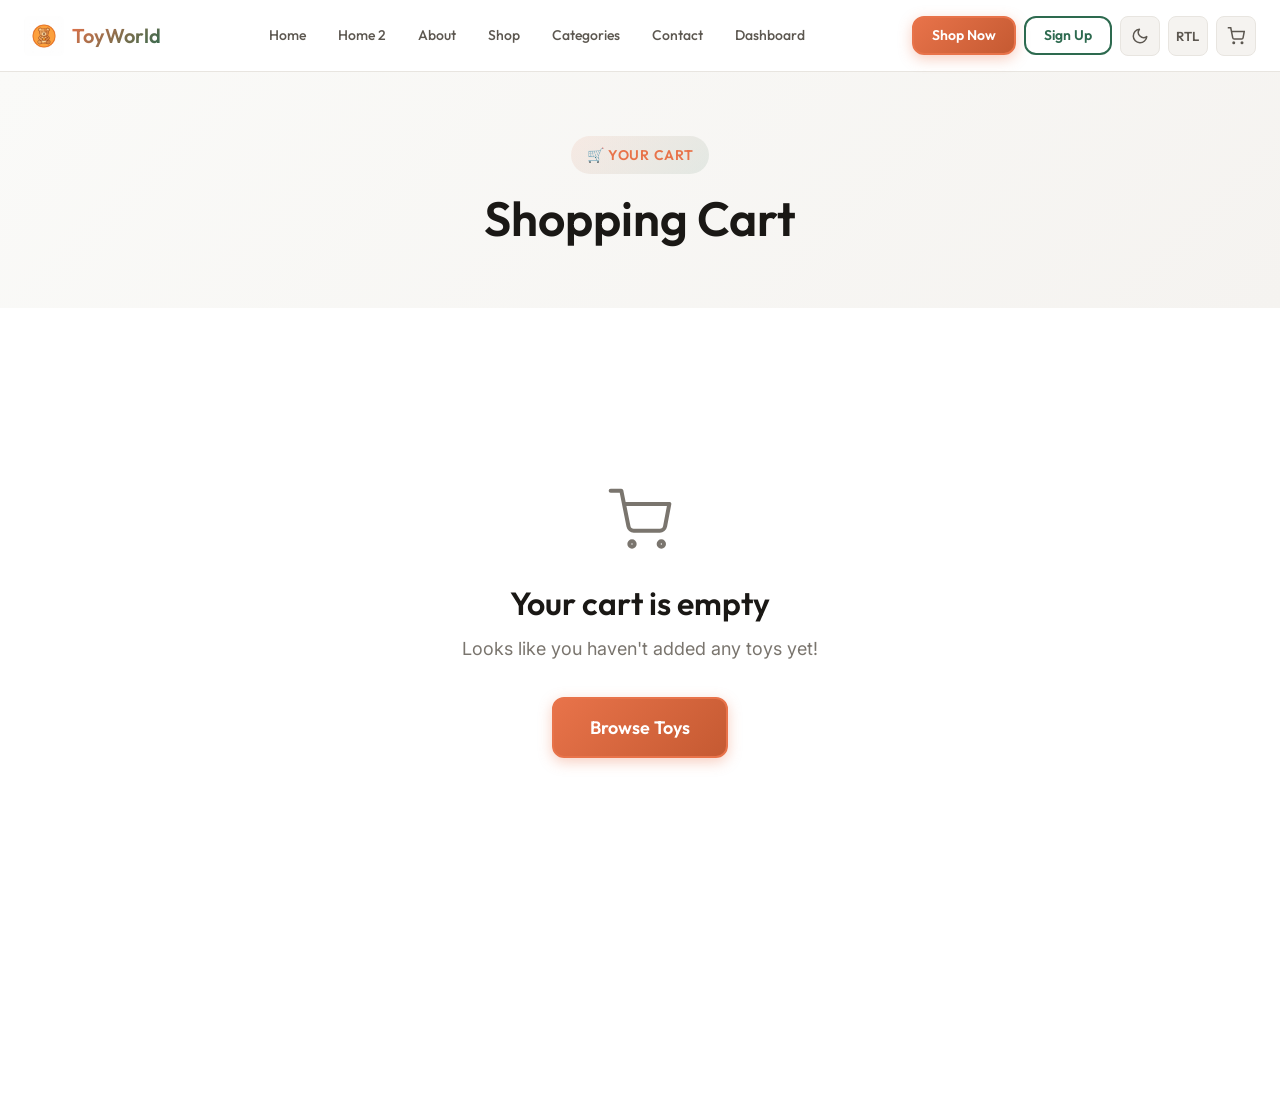
<file: cart.html>
<!DOCTYPE html>
<html lang="en" dir="ltr" data-theme="light">
<head>
  <meta charset="UTF-8">
  <meta name="viewport" content="width=device-width, initial-scale=1.0">
  <title>Shopping Cart — ToyWorld</title>
  <meta name="description" content="Review your cart items, apply coupon codes, and proceed to secure checkout at ToyWorld.">
  <link rel="stylesheet" href="css/style.css">
  <link rel="stylesheet" href="css/components.css">
  <link rel="stylesheet" href="css/pages.css">
  <link rel="stylesheet" href="css/rtl.css">
  <link rel="icon" type="image/svg+xml" href="assets/images/favicon.svg">
</head>
<body class="has-header">
  <header class="header"><div class="header-inner"><a href="index.html" class="header-logo"><img src="assets/images/logo.png" alt="ToyWorld Logo"><span>ToyWorld</span></a><nav class="nav-desktop"><a href="index.html" class="nav-link">Home</a><a href="home2.html" class="nav-link">Home 2</a><a href="about.html" class="nav-link">About</a><a href="shop.html" class="nav-link">Shop</a><a href="categories.html" class="nav-link">Categories</a><a href="contact.html" class="nav-link">Contact</a><a href="dashboard.html" class="nav-link">Dashboard</a></nav><div class="header-actions"><div class="header-cta"><a href="shop.html" class="btn btn-primary btn-sm">Shop Now</a><a href="signup.html" class="btn btn-secondary btn-sm">Sign Up</a></div><button class="theme-toggle" title="Toggle Dark Mode"><svg xmlns="http://www.w3.org/2000/svg" width="18" height="18" viewBox="0 0 24 24" fill="none" stroke="currentColor" stroke-width="2"><path d="M21 12.79A9 9 0 1 1 11.21 3 7 7 0 0 0 21 12.79z"/></svg></button><button class="rtl-toggle" title="Toggle RTL">RTL</button><a href="cart.html" class="cart-btn" title="Cart"><svg xmlns="http://www.w3.org/2000/svg" width="18" height="18" viewBox="0 0 24 24" fill="none" stroke="currentColor" stroke-width="2"><circle cx="9" cy="21" r="1"/><circle cx="20" cy="21" r="1"/><path d="M1 1h4l2.68 13.39a2 2 0 0 0 2 1.61h9.72a2 2 0 0 0 2-1.61L23 6H6"/></svg><span class="cart-count" style="display:none">0</span></a><button class="nav-mobile-toggle" aria-label="Toggle menu"><div class="hamburger"><span></span><span></span><span></span></div></button></div></div></header>
  <nav class="nav-mobile"><a href="index.html" class="nav-link">Home</a><a href="home2.html" class="nav-link">Home 2</a><a href="about.html" class="nav-link">About</a><a href="shop.html" class="nav-link">Shop</a><a href="categories.html" class="nav-link">Categories</a><a href="contact.html" class="nav-link">Contact</a><a href="dashboard.html" class="nav-link">Dashboard</a><a href="shop.html" class="btn btn-primary">Shop Now</a><a href="signup.html" class="btn btn-secondary">Sign Up</a>
    <div class="nav-mobile-actions">
      <button class="theme-toggle" title="Toggle Dark Mode" aria-label="Toggle dark mode">
        <svg xmlns="http://www.w3.org/2000/svg" width="18" height="18" viewBox="0 0 24 24" fill="none" stroke="currentColor" stroke-width="2" stroke-linecap="round" stroke-linejoin="round"><path d="M21 12.79A9 9 0 1 1 11.21 3 7 7 0 0 0 21 12.79z"/></svg>
      </button>
      <button class="rtl-toggle" title="Toggle RTL" aria-label="Toggle RTL direction">RTL</button>
      <a href="cart.html" class="cart-btn" title="Cart" aria-label="Shopping cart">
        <svg xmlns="http://www.w3.org/2000/svg" width="18" height="18" viewBox="0 0 24 24" fill="none" stroke="currentColor" stroke-width="2" stroke-linecap="round" stroke-linejoin="round"><circle cx="9" cy="21" r="1"/><circle cx="20" cy="21" r="1"/><path d="M1 1h4l2.68 13.39a2 2 0 0 0 2 1.61h9.72a2 2 0 0 0 2-1.61L23 6H6"/></svg>
        <span class="cart-count" style="display:none">0</span>
      </a>
    </div>
  </nav>

  <section class="page-header">
    <div class="container">
      <span class="section-badge">🛒 Your Cart</span>
      <h1>Shopping Cart</h1>
    </div>
  </section>

  <section class="section">
    <div class="container">
      <div class="cart-layout">
        <!-- Cart Items -->
        <div class="cart-items" id="cart-items">
          <!-- Rendered by JS -->
        </div>

        <!-- Order Summary -->
        <div class="order-summary" id="order-summary-content">
          <h3>Order Summary</h3>

          <div class="coupon-input">
            <input type="text" class="form-input" placeholder="Coupon code" id="coupon-input">
            <button class="btn btn-secondary btn-sm" onclick="CartManager.showToast('Coupon applied!')">Apply</button>
          </div>

          <div class="summary-row"><span>Subtotal</span><span id="summary-subtotal">$0.00</span></div>
          <div class="summary-row"><span>Shipping</span><span id="summary-shipping">$0.00</span></div>
          <div class="summary-row"><span>Tax (8%)</span><span id="summary-tax">$0.00</span></div>
          <div class="summary-row total"><span>Total</span><span id="summary-total">$0.00</span></div>

          <h5 style="margin: var(--space-6) 0 var(--space-3); font-size: var(--text-sm);">Shipping Options</h5>
          <div class="shipping-options">
            <label class="shipping-option active">
              <input type="radio" name="shipping" checked>
              <span>Standard (3-5 days)</span>
              <span class="shipping-price">Free</span>
            </label>
            <label class="shipping-option">
              <input type="radio" name="shipping">
              <span>Express (1-2 days)</span>
              <span class="shipping-price">$9.99</span>
            </label>
          </div>

          <button class="btn btn-primary w-full" onclick="CartManager.showToast('Proceeding to payment...')">
            <svg xmlns="http://www.w3.org/2000/svg" width="18" height="18" viewBox="0 0 24 24" fill="none" stroke="currentColor" stroke-width="2"><rect x="1" y="4" width="22" height="16" rx="2" ry="2"/><line x1="1" y1="10" x2="23" y2="10"/></svg>
            Secure Checkout
          </button>

          <div class="payment-badges">
            <svg xmlns="http://www.w3.org/2000/svg" width="32" height="24" viewBox="0 0 24 24" fill="none" stroke="currentColor" stroke-width="1.5"><rect x="1" y="4" width="22" height="16" rx="2" ry="2"/><line x1="1" y1="10" x2="23" y2="10"/></svg>
            <svg xmlns="http://www.w3.org/2000/svg" width="32" height="24" viewBox="0 0 24 24" fill="none" stroke="currentColor" stroke-width="1.5"><path d="M12 22s8-4 8-10V5l-8-3-8 3v7c0 6 8 10 8 10z"/></svg>
            <span style="font-size: 11px; color: var(--text-tertiary);">Secure Payment</span>
          </div>
        </div>
      </div>
    </div>
  </section>

  <section class="section" style="padding-bottom: var(--space-20);"></section>

  <script src="js/main.js"></script>
  <script src="js/shop.js"></script>
</body>
</html>
</file>
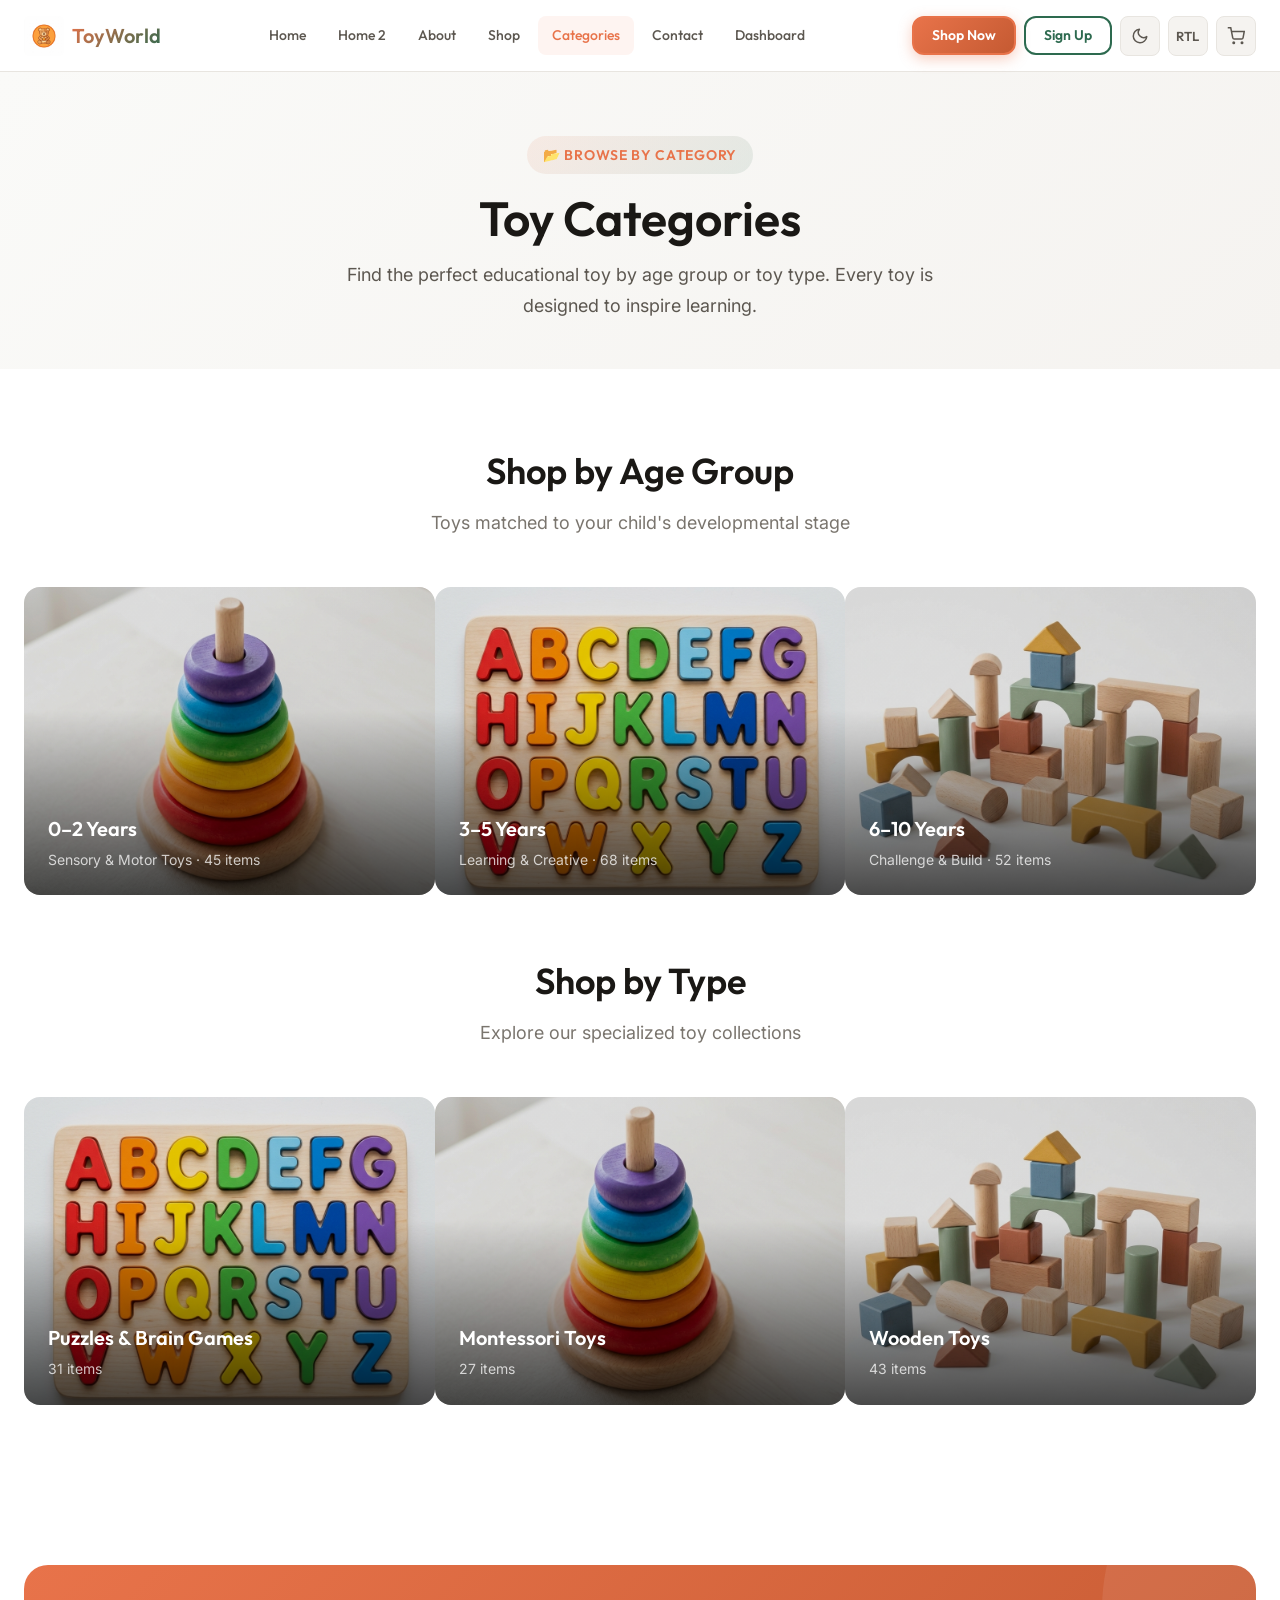
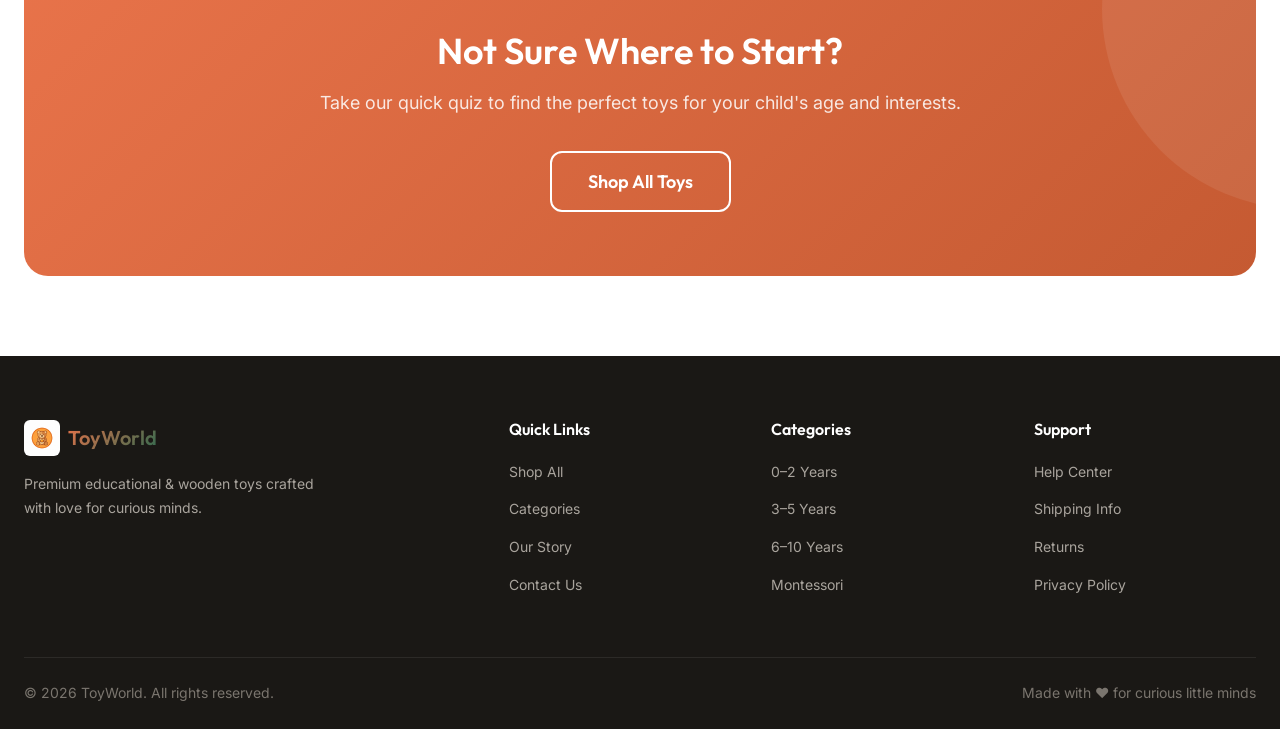
<file: categories.html>
<!DOCTYPE html>
<html lang="en" dir="ltr" data-theme="light">
<head>
  <meta charset="UTF-8">
  <meta name="viewport" content="width=device-width, initial-scale=1.0">
  <title>Toy Categories by Age & Type | ToyWorld</title>
  <meta name="description" content="Browse educational toys by age group and type. Find the perfect developmental toy for your child — from infant sensory toys to brain-teasing puzzles for older kids.">
  <link rel="stylesheet" href="css/style.css">
  <link rel="stylesheet" href="css/components.css">
  <link rel="stylesheet" href="css/pages.css">
  <link rel="stylesheet" href="css/rtl.css">
  <link rel="icon" type="image/svg+xml" href="assets/images/favicon.svg">
</head>
<body class="has-header">
  <header class="header"><div class="header-inner"><a href="index.html" class="header-logo"><img src="assets/images/logo.png" alt="ToyWorld Logo"><span>ToyWorld</span></a><nav class="nav-desktop"><a href="index.html" class="nav-link">Home</a><a href="home2.html" class="nav-link">Home 2</a><a href="about.html" class="nav-link">About</a><a href="shop.html" class="nav-link">Shop</a><a href="categories.html" class="nav-link active">Categories</a><a href="contact.html" class="nav-link">Contact</a><a href="dashboard.html" class="nav-link">Dashboard</a></nav><div class="header-actions"><div class="header-cta"><a href="shop.html" class="btn btn-primary btn-sm">Shop Now</a><a href="signup.html" class="btn btn-secondary btn-sm">Sign Up</a></div><button class="theme-toggle" title="Toggle Dark Mode"><svg xmlns="http://www.w3.org/2000/svg" width="18" height="18" viewBox="0 0 24 24" fill="none" stroke="currentColor" stroke-width="2"><path d="M21 12.79A9 9 0 1 1 11.21 3 7 7 0 0 0 21 12.79z"/></svg></button><button class="rtl-toggle" title="Toggle RTL">RTL</button><a href="cart.html" class="cart-btn" title="Cart"><svg xmlns="http://www.w3.org/2000/svg" width="18" height="18" viewBox="0 0 24 24" fill="none" stroke="currentColor" stroke-width="2"><circle cx="9" cy="21" r="1"/><circle cx="20" cy="21" r="1"/><path d="M1 1h4l2.68 13.39a2 2 0 0 0 2 1.61h9.72a2 2 0 0 0 2-1.61L23 6H6"/></svg><span class="cart-count" style="display:none">0</span></a><button class="nav-mobile-toggle" aria-label="Toggle menu"><div class="hamburger"><span></span><span></span><span></span></div></button></div></div></header>
  <nav class="nav-mobile"><a href="index.html" class="nav-link">Home</a><a href="home2.html" class="nav-link">Home 2</a><a href="about.html" class="nav-link">About</a><a href="shop.html" class="nav-link">Shop</a><a href="categories.html" class="nav-link active">Categories</a><a href="contact.html" class="nav-link">Contact</a><a href="dashboard.html" class="nav-link">Dashboard</a><a href="shop.html" class="btn btn-primary">Shop Now</a><a href="signup.html" class="btn btn-secondary">Sign Up</a>
    <div class="nav-mobile-actions">
      <button class="theme-toggle" title="Toggle Dark Mode" aria-label="Toggle dark mode">
        <svg xmlns="http://www.w3.org/2000/svg" width="18" height="18" viewBox="0 0 24 24" fill="none" stroke="currentColor" stroke-width="2" stroke-linecap="round" stroke-linejoin="round"><path d="M21 12.79A9 9 0 1 1 11.21 3 7 7 0 0 0 21 12.79z"/></svg>
      </button>
      <button class="rtl-toggle" title="Toggle RTL" aria-label="Toggle RTL direction">RTL</button>
      <a href="cart.html" class="cart-btn" title="Cart" aria-label="Shopping cart">
        <svg xmlns="http://www.w3.org/2000/svg" width="18" height="18" viewBox="0 0 24 24" fill="none" stroke="currentColor" stroke-width="2" stroke-linecap="round" stroke-linejoin="round"><circle cx="9" cy="21" r="1"/><circle cx="20" cy="21" r="1"/><path d="M1 1h4l2.68 13.39a2 2 0 0 0 2 1.61h9.72a2 2 0 0 0 2-1.61L23 6H6"/></svg>
        <span class="cart-count" style="display:none">0</span>
      </a>
    </div>
  </nav>

  <section class="page-header">
    <div class="container">
      <span class="section-badge">📂 Browse by Category</span>
      <h1>Toy Categories</h1>
      <p>Find the perfect educational toy by age group or toy type. Every toy is designed to inspire learning.</p>
    </div>
  </section>

  <section class="section">
    <div class="container">
      <div class="section-header animate-on-scroll">
        <h2>Shop by Age Group</h2>
        <p class="section-subtitle">Toys matched to your child's developmental stage</p>
      </div>
      <div class="grid grid-3 animate-on-scroll" style="margin-bottom: var(--space-16);">
        <a href="shop.html" class="category-card">
          <img src="assets/images/toy-stacking-rings.png" alt="0-2 Years Toys">
          <div class="category-overlay">
            <div class="category-title">0–2 Years</div>
            <div class="category-count">Sensory & Motor Toys · 45 items</div>
          </div>
        </a>
        <a href="shop.html" class="category-card">
          <img src="assets/images/toy-puzzle-alphabet.png" alt="3-5 Years Toys">
          <div class="category-overlay">
            <div class="category-title">3–5 Years</div>
            <div class="category-count">Learning & Creative · 68 items</div>
          </div>
        </a>
        <a href="shop.html" class="category-card">
          <img src="assets/images/toy-wooden-blocks.png" alt="6-10 Years Toys">
          <div class="category-overlay">
            <div class="category-title">6–10 Years</div>
            <div class="category-count">Challenge & Build · 52 items</div>
          </div>
        </a>
      </div>

      <div class="section-header animate-on-scroll">
        <h2>Shop by Type</h2>
        <p class="section-subtitle">Explore our specialized toy collections</p>
      </div>
      <div class="grid grid-3 animate-on-scroll">
        <a href="shop.html" class="category-card">
          <img src="assets/images/toy-puzzle-alphabet.png" alt="Puzzles & Brain Games">
          <div class="category-overlay">
            <div class="category-title">Puzzles & Brain Games</div>
            <div class="category-count">31 items</div>
          </div>
        </a>
        <a href="shop.html" class="category-card">
          <img src="assets/images/toy-stacking-rings.png" alt="Montessori Toys">
          <div class="category-overlay">
            <div class="category-title">Montessori Toys</div>
            <div class="category-count">27 items</div>
          </div>
        </a>
        <a href="shop.html" class="category-card">
          <img src="assets/images/toy-wooden-blocks.png" alt="Wooden Toys">
          <div class="category-overlay">
            <div class="category-title">Wooden Toys</div>
            <div class="category-count">43 items</div>
          </div>
        </a>
      </div>
    </div>
  </section>

  <section class="section">
    <div class="container">
      <div class="cta-banner animate-on-scroll">
        <h2>Not Sure Where to Start?</h2>
        <p>Take our quick quiz to find the perfect toys for your child's age and interests.</p>
        <a href="shop.html" class="btn btn-secondary btn-lg">Shop All Toys</a>
      </div>
    </div>
  </section>

  <footer class="footer"><div class="container"><div class="footer-grid"><div class="footer-brand"><a href="index.html" class="header-logo"><img src="assets/images/logo.png" alt="ToyWorld" style="width:36px;height:36px;"><span>ToyWorld</span></a><p>Premium educational & wooden toys crafted with love for curious minds.</p></div><div><h5>Quick Links</h5><ul class="footer-links"><li><a href="shop.html">Shop All</a></li><li><a href="categories.html">Categories</a></li><li><a href="about.html">Our Story</a></li><li><a href="contact.html">Contact Us</a></li></ul></div><div><h5>Categories</h5><ul class="footer-links"><li><a href="categories.html">0–2 Years</a></li><li><a href="categories.html">3–5 Years</a></li><li><a href="categories.html">6–10 Years</a></li><li><a href="categories.html">Montessori</a></li></ul></div><div><h5>Support</h5><ul class="footer-links"><li><a href="contact.html">Help Center</a></li><li><a href="#">Shipping Info</a></li><li><a href="#">Returns</a></li><li><a href="#">Privacy Policy</a></li></ul></div></div><div class="footer-bottom"><span>© 2026 ToyWorld. All rights reserved.</span><span>Made with ❤️ for curious little minds</span></div></div></footer>

  <script src="js/main.js"></script>
</body>
</html>
</file>
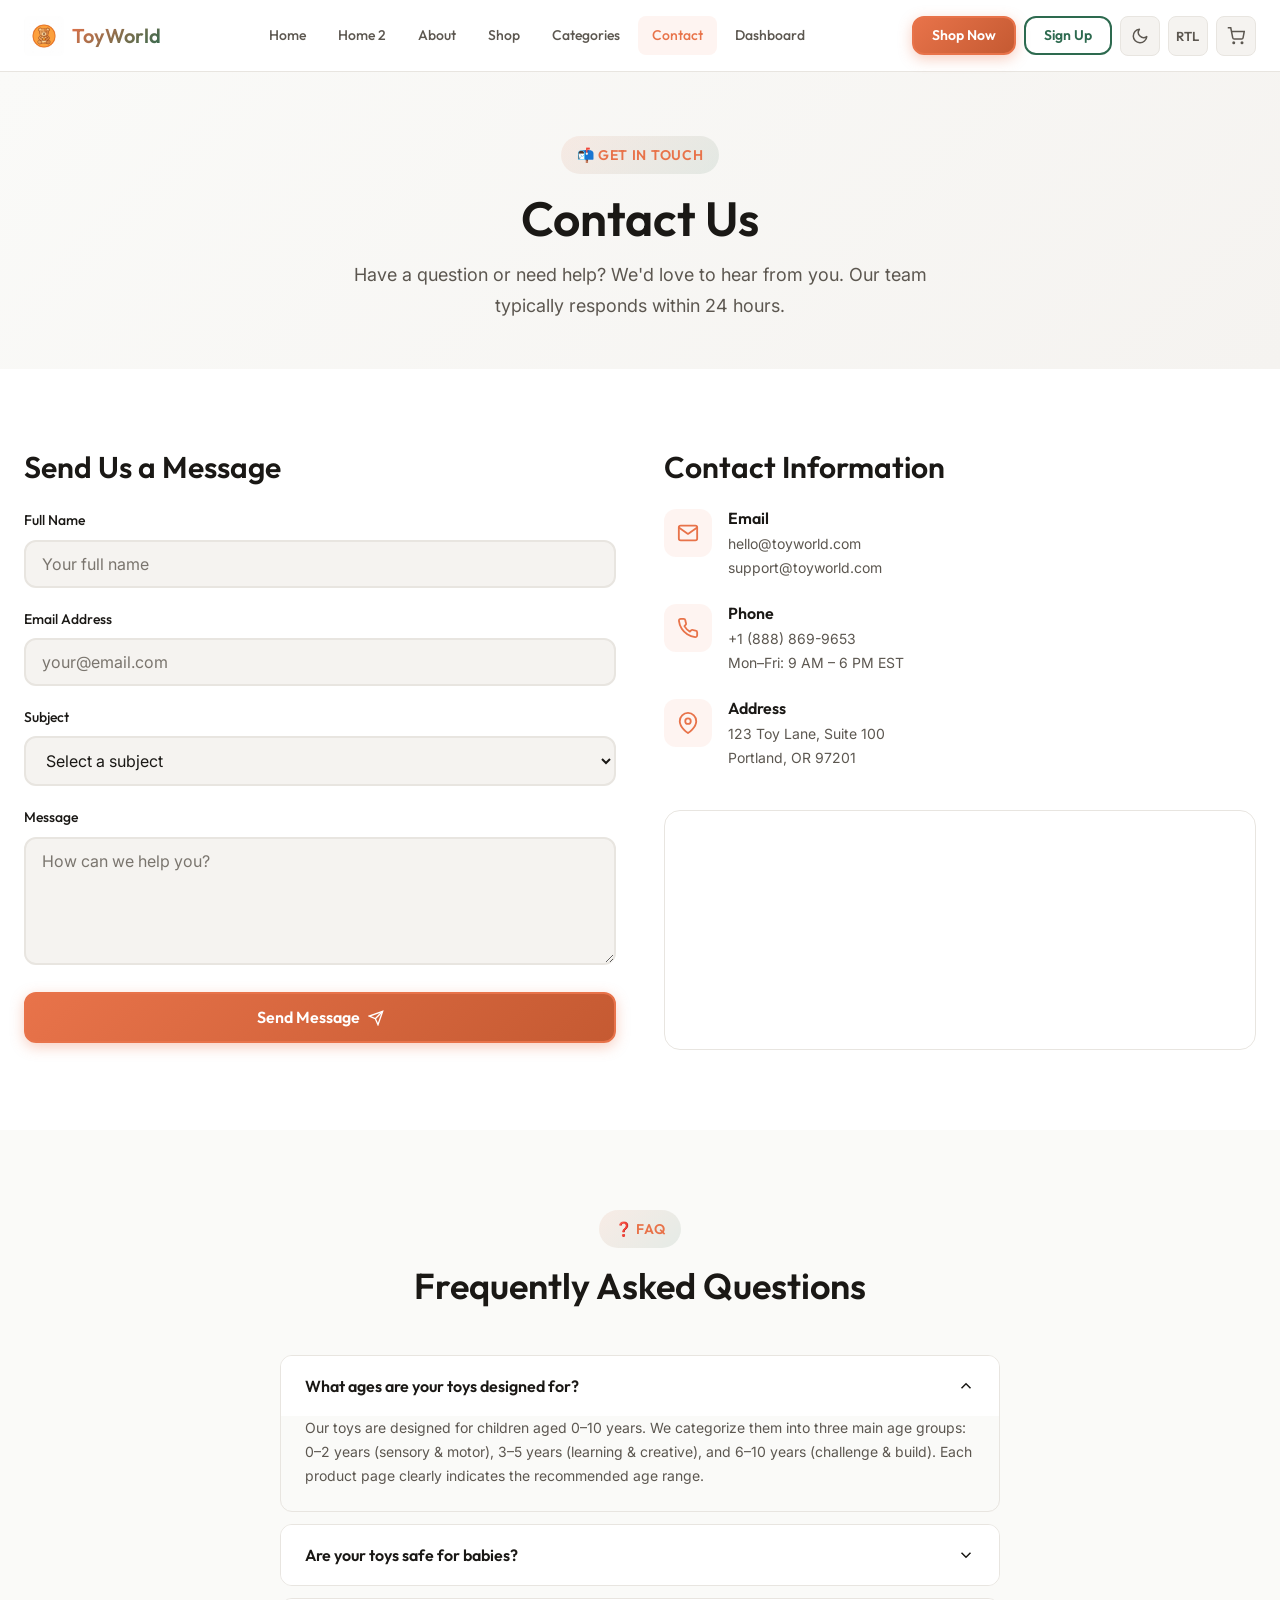
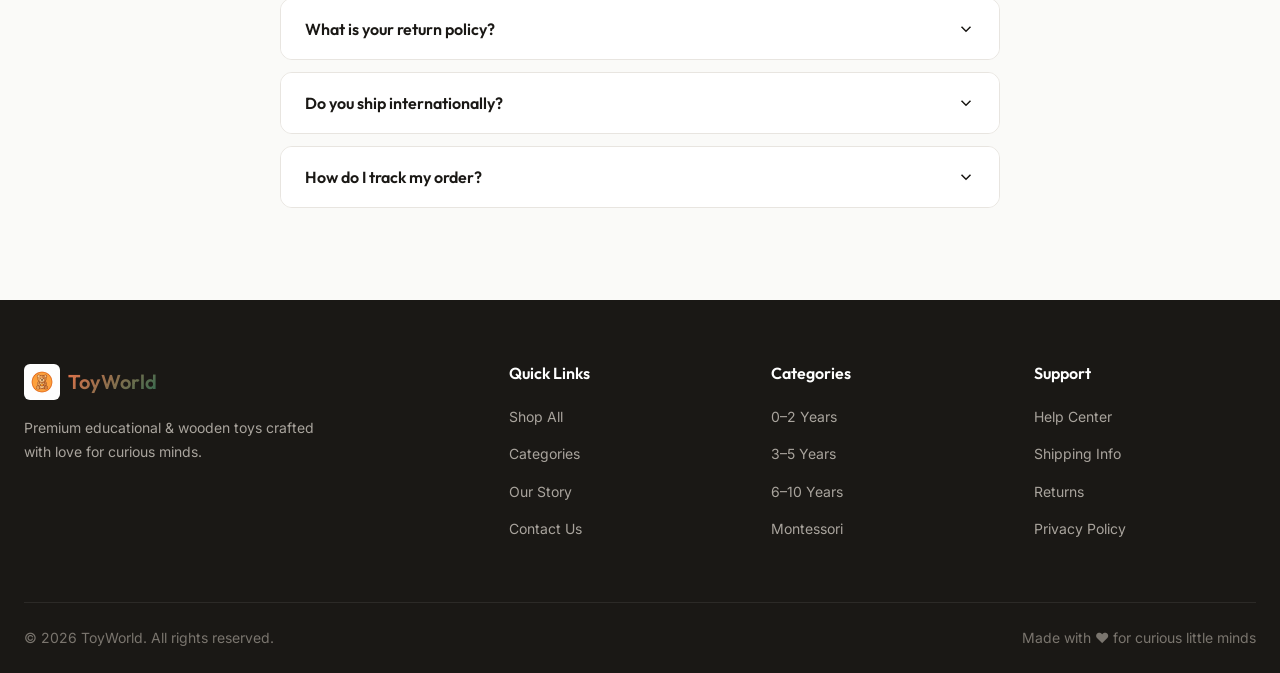
<file: contact.html>
<!DOCTYPE html>
<html lang="en" dir="ltr" data-theme="light">
<head>
  <meta charset="UTF-8">
  <meta name="viewport" content="width=device-width, initial-scale=1.0">
  <title>Contact Us — ToyWorld Customer Support</title>
  <meta name="description" content="Get in touch with ToyWorld. We're here to help with orders, returns, product questions, or general inquiries. Reach us via email, phone, or our contact form.">
  <link rel="stylesheet" href="css/style.css">
  <link rel="stylesheet" href="css/components.css">
  <link rel="stylesheet" href="css/pages.css">
  <link rel="stylesheet" href="css/rtl.css">
  <link rel="icon" type="image/svg+xml" href="assets/images/favicon.svg">
</head>
<body class="has-header">
  <header class="header"><div class="header-inner"><a href="index.html" class="header-logo"><img src="assets/images/logo.png" alt="ToyWorld Logo"><span>ToyWorld</span></a><nav class="nav-desktop"><a href="index.html" class="nav-link">Home</a><a href="home2.html" class="nav-link">Home 2</a><a href="about.html" class="nav-link">About</a><a href="shop.html" class="nav-link">Shop</a><a href="categories.html" class="nav-link">Categories</a><a href="contact.html" class="nav-link active">Contact</a><a href="dashboard.html" class="nav-link">Dashboard</a></nav><div class="header-actions"><div class="header-cta"><a href="shop.html" class="btn btn-primary btn-sm">Shop Now</a><a href="signup.html" class="btn btn-secondary btn-sm">Sign Up</a></div><button class="theme-toggle" title="Toggle Dark Mode"><svg xmlns="http://www.w3.org/2000/svg" width="18" height="18" viewBox="0 0 24 24" fill="none" stroke="currentColor" stroke-width="2"><path d="M21 12.79A9 9 0 1 1 11.21 3 7 7 0 0 0 21 12.79z"/></svg></button><button class="rtl-toggle" title="Toggle RTL">RTL</button><a href="cart.html" class="cart-btn" title="Cart"><svg xmlns="http://www.w3.org/2000/svg" width="18" height="18" viewBox="0 0 24 24" fill="none" stroke="currentColor" stroke-width="2"><circle cx="9" cy="21" r="1"/><circle cx="20" cy="21" r="1"/><path d="M1 1h4l2.68 13.39a2 2 0 0 0 2 1.61h9.72a2 2 0 0 0 2-1.61L23 6H6"/></svg><span class="cart-count" style="display:none">0</span></a><button class="nav-mobile-toggle" aria-label="Toggle menu"><div class="hamburger"><span></span><span></span><span></span></div></button></div></div></header>
  <nav class="nav-mobile"><a href="index.html" class="nav-link">Home</a><a href="home2.html" class="nav-link">Home 2</a><a href="about.html" class="nav-link">About</a><a href="shop.html" class="nav-link">Shop</a><a href="categories.html" class="nav-link">Categories</a><a href="contact.html" class="nav-link active">Contact</a><a href="dashboard.html" class="nav-link">Dashboard</a><a href="shop.html" class="btn btn-primary">Shop Now</a><a href="signup.html" class="btn btn-secondary">Sign Up</a>
    <div class="nav-mobile-actions">
      <button class="theme-toggle" title="Toggle Dark Mode" aria-label="Toggle dark mode">
        <svg xmlns="http://www.w3.org/2000/svg" width="18" height="18" viewBox="0 0 24 24" fill="none" stroke="currentColor" stroke-width="2" stroke-linecap="round" stroke-linejoin="round"><path d="M21 12.79A9 9 0 1 1 11.21 3 7 7 0 0 0 21 12.79z"/></svg>
      </button>
      <button class="rtl-toggle" title="Toggle RTL" aria-label="Toggle RTL direction">RTL</button>
      <a href="cart.html" class="cart-btn" title="Cart" aria-label="Shopping cart">
        <svg xmlns="http://www.w3.org/2000/svg" width="18" height="18" viewBox="0 0 24 24" fill="none" stroke="currentColor" stroke-width="2" stroke-linecap="round" stroke-linejoin="round"><circle cx="9" cy="21" r="1"/><circle cx="20" cy="21" r="1"/><path d="M1 1h4l2.68 13.39a2 2 0 0 0 2 1.61h9.72a2 2 0 0 0 2-1.61L23 6H6"/></svg>
        <span class="cart-count" style="display:none">0</span>
      </a>
    </div>
  </nav>

  <section class="page-header">
    <div class="container">
      <span class="section-badge">📬 Get In Touch</span>
      <h1>Contact Us</h1>
      <p>Have a question or need help? We'd love to hear from you. Our team typically responds within 24 hours.</p>
    </div>
  </section>

  <section class="section">
    <div class="container">
      <div class="contact-grid animate-on-scroll">
        <!-- Contact Form -->
        <div>
          <h3 style="margin-bottom: var(--space-6);">Send Us a Message</h3>
          <form onsubmit="event.preventDefault(); CartManager.showToast('Message sent successfully!');">
            <div class="form-group">
              <label class="form-label" for="contact-name">Full Name</label>
              <input type="text" id="contact-name" class="form-input" placeholder="Your full name" required>
            </div>
            <div class="form-group">
              <label class="form-label" for="contact-email">Email Address</label>
              <input type="email" id="contact-email" class="form-input" placeholder="your@email.com" required>
            </div>
            <div class="form-group">
              <label class="form-label" for="contact-subject">Subject</label>
              <select id="contact-subject" class="form-input" required>
                <option value="">Select a subject</option>
                <option>Order Inquiry</option>
                <option>Product Question</option>
                <option>Returns & Exchanges</option>
                <option>Shipping Information</option>
                <option>General Question</option>
              </select>
            </div>
            <div class="form-group">
              <label class="form-label" for="contact-message">Message</label>
              <textarea id="contact-message" class="form-input" placeholder="How can we help you?" rows="5" required></textarea>
            </div>
            <button type="submit" class="btn btn-primary w-full">Send Message
              <svg xmlns="http://www.w3.org/2000/svg" width="16" height="16" viewBox="0 0 24 24" fill="none" stroke="currentColor" stroke-width="2"><line x1="22" y1="2" x2="11" y2="13"/><polygon points="22 2 15 22 11 13 2 9 22 2"/></svg>
            </button>
          </form>
        </div>

        <!-- Contact Info -->
        <div>
          <h3 style="margin-bottom: var(--space-6);">Contact Information</h3>
          <div class="contact-info-list" style="margin-bottom: var(--space-10);">
            <div class="contact-info-item">
              <div class="contact-icon"><svg xmlns="http://www.w3.org/2000/svg" width="22" height="22" viewBox="0 0 24 24" fill="none" stroke="currentColor" stroke-width="2" stroke-linecap="round" stroke-linejoin="round"><path d="M4 4h16c1.1 0 2 .9 2 2v12c0 1.1-.9 2-2 2H4c-1.1 0-2-.9-2-2V6c0-1.1.9-2 2-2z"/><polyline points="22,6 12,13 2,6"/></svg></div>
              <div><h5>Email</h5><p>hello@toyworld.com</p><p>support@toyworld.com</p></div>
            </div>
            <div class="contact-info-item">
              <div class="contact-icon"><svg xmlns="http://www.w3.org/2000/svg" width="22" height="22" viewBox="0 0 24 24" fill="none" stroke="currentColor" stroke-width="2" stroke-linecap="round" stroke-linejoin="round"><path d="M22 16.92v3a2 2 0 0 1-2.18 2 19.79 19.79 0 0 1-8.63-3.07 19.5 19.5 0 0 1-6-6 19.79 19.79 0 0 1-3.07-8.67A2 2 0 0 1 4.11 2h3a2 2 0 0 1 2 1.72 12.84 12.84 0 0 0 .7 2.81 2 2 0 0 1-.45 2.11L8.09 9.91a16 16 0 0 0 6 6l1.27-1.27a2 2 0 0 1 2.11-.45 12.84 12.84 0 0 0 2.81.7A2 2 0 0 1 22 16.92z"/></svg></div>
              <div><h5>Phone</h5><p>+1 (888) 869-9653</p><p>Mon–Fri: 9 AM – 6 PM EST</p></div>
            </div>
            <div class="contact-info-item">
              <div class="contact-icon"><svg xmlns="http://www.w3.org/2000/svg" width="22" height="22" viewBox="0 0 24 24" fill="none" stroke="currentColor" stroke-width="2" stroke-linecap="round" stroke-linejoin="round"><path d="M21 10c0 7-9 13-9 13s-9-6-9-13a9 9 0 0 1 18 0z"/><circle cx="12" cy="10" r="3"/></svg></div>
              <div><h5>Address</h5><p>123 Toy Lane, Suite 100</p><p>Portland, OR 97201</p></div>
            </div>
          </div>

          <!-- Map -->
          <div style="border-radius: var(--radius-xl); height: 240px; overflow: hidden; border: 1px solid var(--border-color);">
            <iframe 
              src="https://www.google.com/maps/embed?pb=!1m18!1m12!1m3!1d2795.73682943719!2d-122.68114668444!3d45.5133649791016!2m3!1f0!2f0!3f0!3m2!1i1024!2i768!4f13.1!3m3!1m2!1s0x54950a1097fa615d%3A0xb3630f73f2fa74d!2sPortland%2C%20OR%2097201!5e0!3m2!1sen!2sus!4v1712398412345!5m2!1sen!2sus" 
              width="100%" 
              height="100%" 
              style="border:0;" 
              allowfullscreen="" 
              loading="lazy" 
              referrerpolicy="no-referrer-when-downgrade">
            </iframe>
          </div>
        </div>
      </div>
    </div>
  </section>

  <!-- FAQ -->
  <section class="section" style="background: var(--bg-secondary);">
    <div class="container">
      <div class="section-header animate-on-scroll">
        <span class="section-badge">❓ FAQ</span>
        <h2>Frequently Asked Questions</h2>
      </div>
      <div class="accordion-group" style="max-width: 720px; margin: 0 auto;">
        <div class="accordion-item active">
          <button class="accordion-header">What ages are your toys designed for? <svg xmlns="http://www.w3.org/2000/svg" width="18" height="18" viewBox="0 0 24 24" fill="none" stroke="currentColor" stroke-width="2"><polyline points="6 9 12 15 18 9"/></svg></button>
          <div class="accordion-body">Our toys are designed for children aged 0–10 years. We categorize them into three main age groups: 0–2 years (sensory & motor), 3–5 years (learning & creative), and 6–10 years (challenge & build). Each product page clearly indicates the recommended age range.</div>
        </div>
        <div class="accordion-item">
          <button class="accordion-header">Are your toys safe for babies? <svg xmlns="http://www.w3.org/2000/svg" width="18" height="18" viewBox="0 0 24 24" fill="none" stroke="currentColor" stroke-width="2"><polyline points="6 9 12 15 18 9"/></svg></button>
          <div class="accordion-body">Yes! All our toys are made with non-toxic materials and meet ASTM F963, CE, and CPSIA safety standards. Toys designed for babies are specifically engineered with no small parts and are safe for mouthing.</div>
        </div>
        <div class="accordion-item">
          <button class="accordion-header">What is your return policy? <svg xmlns="http://www.w3.org/2000/svg" width="18" height="18" viewBox="0 0 24 24" fill="none" stroke="currentColor" stroke-width="2"><polyline points="6 9 12 15 18 9"/></svg></button>
          <div class="accordion-body">We offer a 30-day hassle-free return policy. If you're not completely satisfied, you can return any product in its original condition for a full refund or exchange. Free return shipping is included.</div>
        </div>
        <div class="accordion-item">
          <button class="accordion-header">Do you ship internationally? <svg xmlns="http://www.w3.org/2000/svg" width="18" height="18" viewBox="0 0 24 24" fill="none" stroke="currentColor" stroke-width="2"><polyline points="6 9 12 15 18 9"/></svg></button>
          <div class="accordion-body">Yes, we ship to over 25 countries worldwide. International shipping typically takes 7–14 business days. Shipping costs are calculated at checkout based on your location.</div>
        </div>
        <div class="accordion-item">
          <button class="accordion-header">How do I track my order? <svg xmlns="http://www.w3.org/2000/svg" width="18" height="18" viewBox="0 0 24 24" fill="none" stroke="currentColor" stroke-width="2"><polyline points="6 9 12 15 18 9"/></svg></button>
          <div class="accordion-body">Once your order ships, you'll receive an email with a tracking number and link. You can also track your order through your ToyWorld dashboard under the "Orders" section.</div>
        </div>
      </div>
    </div>
  </section>

  <footer class="footer"><div class="container"><div class="footer-grid"><div class="footer-brand"><a href="index.html" class="header-logo"><img src="assets/images/logo.png" alt="ToyWorld" style="width:36px;height:36px;"><span>ToyWorld</span></a><p>Premium educational & wooden toys crafted with love for curious minds.</p></div><div><h5>Quick Links</h5><ul class="footer-links"><li><a href="shop.html">Shop All</a></li><li><a href="categories.html">Categories</a></li><li><a href="about.html">Our Story</a></li><li><a href="contact.html">Contact Us</a></li></ul></div><div><h5>Categories</h5><ul class="footer-links"><li><a href="categories.html">0–2 Years</a></li><li><a href="categories.html">3–5 Years</a></li><li><a href="categories.html">6–10 Years</a></li><li><a href="categories.html">Montessori</a></li></ul></div><div><h5>Support</h5><ul class="footer-links"><li><a href="contact.html">Help Center</a></li><li><a href="#">Shipping Info</a></li><li><a href="#">Returns</a></li><li><a href="#">Privacy Policy</a></li></ul></div></div><div class="footer-bottom"><span>© 2026 ToyWorld. All rights reserved.</span><span>Made with ❤️ for curious little minds</span></div></div></footer>

  <script src="js/main.js"></script>
  <script src="js/shop.js"></script>
</body>
</html>
</file>
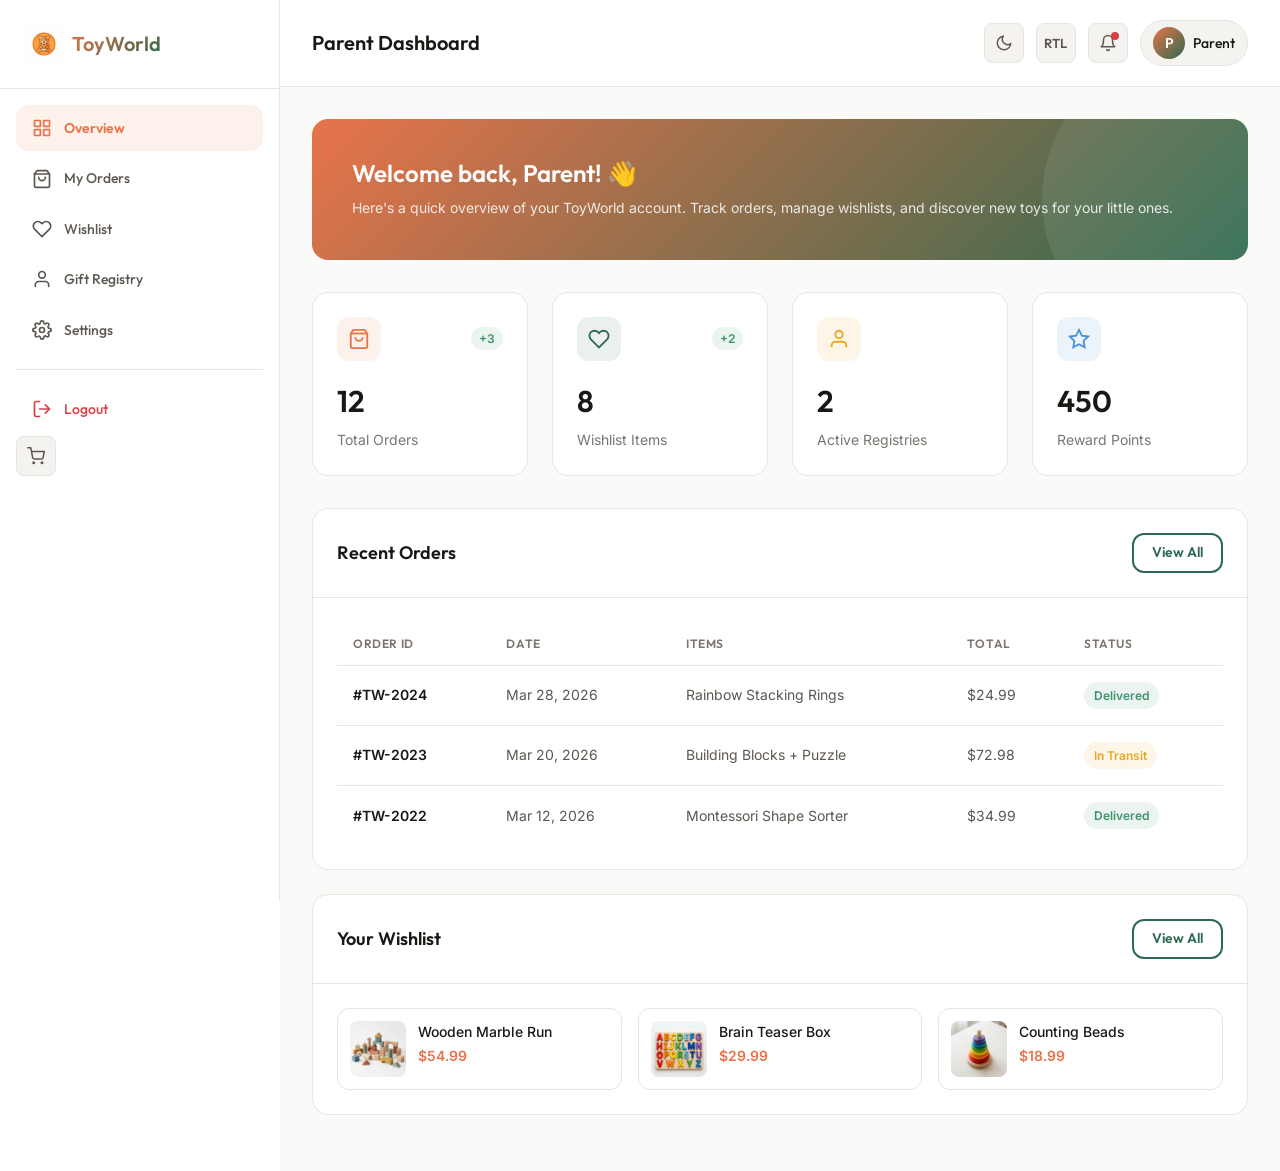
<file: dashboard.html>
<!DOCTYPE html>
<html lang="en" dir="ltr" data-theme="light">
<head>
  <meta charset="UTF-8">
  <meta name="viewport" content="width=device-width, initial-scale=1.0">
  <title>Dashboard — ToyWorld Parent Portal</title>
  <meta name="description" content="Manage your ToyWorld account: track orders, manage wishlists, set up birthday gift registries, and more.">
  <link rel="stylesheet" href="css/style.css">
  <link rel="stylesheet" href="css/components.css">
  <link rel="stylesheet" href="css/pages.css">
  <link rel="stylesheet" href="css/dashboard.css">
  <link rel="stylesheet" href="css/rtl.css">
  <link rel="icon" type="image/svg+xml" href="assets/images/favicon.svg">
</head>
<body>
  <div class="dashboard-layout">
    <!-- Sidebar -->
    <aside class="dashboard-sidebar">
      <div class="sidebar-header">
        <a href="index.html" class="header-logo">
          <img src="assets/images/logo.png" alt="ToyWorld Logo">
          <span>ToyWorld</span>
        </a>
      </div>

      <nav class="sidebar-nav">
        <a href="#" class="sidebar-nav-item active" data-section="overview">
          <svg xmlns="http://www.w3.org/2000/svg" width="20" height="20" viewBox="0 0 24 24" fill="none" stroke="currentColor" stroke-width="2" stroke-linecap="round" stroke-linejoin="round"><rect x="3" y="3" width="7" height="7"/><rect x="14" y="3" width="7" height="7"/><rect x="14" y="14" width="7" height="7"/><rect x="3" y="14" width="7" height="7"/></svg>
          <span>Overview</span>
        </a>
        <a href="#" class="sidebar-nav-item" data-section="orders">
          <svg xmlns="http://www.w3.org/2000/svg" width="20" height="20" viewBox="0 0 24 24" fill="none" stroke="currentColor" stroke-width="2" stroke-linecap="round" stroke-linejoin="round"><path d="M6 2L3 6v14a2 2 0 0 0 2 2h14a2 2 0 0 0 2-2V6l-3-4z"/><line x1="3" y1="6" x2="21" y2="6"/><path d="M16 10a4 4 0 0 1-8 0"/></svg>
          <span>My Orders</span>
        </a>
        <a href="#" class="sidebar-nav-item" data-section="wishlist">
          <svg xmlns="http://www.w3.org/2000/svg" width="20" height="20" viewBox="0 0 24 24" fill="none" stroke="currentColor" stroke-width="2" stroke-linecap="round" stroke-linejoin="round"><path d="M20.84 4.61a5.5 5.5 0 0 0-7.78 0L12 5.67l-1.06-1.06a5.5 5.5 0 0 0-7.78 7.78l1.06 1.06L12 21.23l7.78-7.78 1.06-1.06a5.5 5.5 0 0 0 0-7.78z"/></svg>
          <span>Wishlist</span>
        </a>
        <a href="#" class="sidebar-nav-item" data-section="registry">
          <svg xmlns="http://www.w3.org/2000/svg" width="20" height="20" viewBox="0 0 24 24" fill="none" stroke="currentColor" stroke-width="2" stroke-linecap="round" stroke-linejoin="round"><path d="M20 21v-2a4 4 0 0 0-4-4H8a4 4 0 0 0-4 4v2"/><circle cx="12" cy="7" r="4"/></svg>
          <span>Gift Registry</span>
        </a>
        <a href="#" class="sidebar-nav-item" data-section="profile">
          <svg xmlns="http://www.w3.org/2000/svg" width="20" height="20" viewBox="0 0 24 24" fill="none" stroke="currentColor" stroke-width="2" stroke-linecap="round" stroke-linejoin="round"><circle cx="12" cy="12" r="3"/><path d="M19.4 15a1.65 1.65 0 0 0 .33 1.82l.06.06a2 2 0 0 1 0 2.83 2 2 0 0 1-2.83 0l-.06-.06a1.65 1.65 0 0 0-1.82-.33 1.65 1.65 0 0 0-1 1.51V21a2 2 0 0 1-2 2 2 2 0 0 1-2-2v-.09A1.65 1.65 0 0 0 9 19.4a1.65 1.65 0 0 0-1.82.33l-.06.06a2 2 0 0 1-2.83 0 2 2 0 0 1 0-2.83l.06-.06A1.65 1.65 0 0 0 4.68 15a1.65 1.65 0 0 0-1.51-1H3a2 2 0 0 1-2-2 2 2 0 0 1 2-2h.09A1.65 1.65 0 0 0 4.6 9a1.65 1.65 0 0 0-.33-1.82l-.06-.06a2 2 0 0 1 0-2.83 2 2 0 0 1 2.83 0l.06.06A1.65 1.65 0 0 0 9 4.68a1.65 1.65 0 0 0 1-1.51V3a2 2 0 0 1 2-2 2 2 0 0 1 2 2v.09a1.65 1.65 0 0 0 1 1.51 1.65 1.65 0 0 0 1.82-.33l.06-.06a2 2 0 0 1 2.83 0 2 2 0 0 1 0 2.83l-.06.06a1.65 1.65 0 0 0-.33 1.82V9a1.65 1.65 0 0 0 1.51 1H21a2 2 0 0 1 2 2 2 2 0 0 1-2 2h-.09a1.65 1.65 0 0 0-1.51 1z"/></svg>
          <span>Settings</span>
        </a>



        <div class="sidebar-nav-divider"></div>

        <a href="login.html" class="sidebar-nav-item logout">
          <svg xmlns="http://www.w3.org/2000/svg" width="20" height="20" viewBox="0 0 24 24" fill="none" stroke="currentColor" stroke-width="2" stroke-linecap="round" stroke-linejoin="round"><path d="M9 21H5a2 2 0 0 1-2-2V5a2 2 0 0 1 2-2h4"/><polyline points="16 17 21 12 16 7"/><line x1="21" y1="12" x2="9" y2="12"/></svg>
          <span>Logout</span>
        </a>

        <div class="sidebar-nav-actions">
          <button class="theme-toggle" title="Toggle Dark Mode" aria-label="Toggle dark mode">
            <svg xmlns="http://www.w3.org/2000/svg" width="18" height="18" viewBox="0 0 24 24" fill="none" stroke="currentColor" stroke-width="2" stroke-linecap="round" stroke-linejoin="round"><path d="M21 12.79A9 9 0 1 1 11.21 3 7 7 0 0 0 21 12.79z"/></svg>
          </button>
          <button class="rtl-toggle" title="Toggle RTL" aria-label="Toggle RTL direction">RTL</button>
          <a href="cart.html" class="cart-btn" title="Cart" aria-label="Shopping cart" style="display: flex; align-items: center; justify-content: center;">
            <svg xmlns="http://www.w3.org/2000/svg" width="18" height="18" viewBox="0 0 24 24" fill="none" stroke="currentColor" stroke-width="2" stroke-linecap="round" stroke-linejoin="round"><circle cx="9" cy="21" r="1"/><circle cx="20" cy="21" r="1"/><path d="M1 1h4l2.68 13.39a2 2 0 0 0 2 1.61h9.72a2 2 0 0 0 2-1.61L23 6H6"/></svg>
            <span class="cart-count" style="display:none">0</span>
          </a>
        </div>
      </nav>
    </aside>

    <!-- Sidebar Overlay (mobile) -->
    <div class="sidebar-overlay"></div>

    <!-- Main Content -->
    <main class="dashboard-main">
      <!-- Top Bar -->
      <div class="dashboard-topbar">
        <div class="topbar-left">
          <button class="sidebar-toggle">
            <svg xmlns="http://www.w3.org/2000/svg" width="20" height="20" viewBox="0 0 24 24" fill="none" stroke="currentColor" stroke-width="2" stroke-linecap="round" stroke-linejoin="round"><line x1="3" y1="12" x2="21" y2="12"/><line x1="3" y1="6" x2="21" y2="6"/><line x1="3" y1="18" x2="21" y2="18"/></svg>
          </button>
          <h4 class="topbar-title">Parent Dashboard</h4>
        </div>
        <div class="topbar-right">
          <button class="theme-toggle" title="Toggle Dark Mode" aria-label="Toggle dark mode">
            <svg xmlns="http://www.w3.org/2000/svg" width="18" height="18" viewBox="0 0 24 24" fill="none" stroke="currentColor" stroke-width="2"><path d="M21 12.79A9 9 0 1 1 11.21 3 7 7 0 0 0 21 12.79z"/></svg>
          </button>
          <button class="rtl-toggle" title="Toggle RTL" aria-label="Toggle RTL direction">RTL</button>
          <button class="notification-btn" title="Notifications">
            <svg xmlns="http://www.w3.org/2000/svg" width="18" height="18" viewBox="0 0 24 24" fill="none" stroke="currentColor" stroke-width="2" stroke-linecap="round" stroke-linejoin="round"><path d="M18 8A6 6 0 0 0 6 8c0 7-3 9-3 9h18s-3-2-3-9"/><path d="M13.73 21a2 2 0 0 1-3.46 0"/></svg>
            <span class="notification-dot"></span>
          </button>
          <button class="profile-btn">
            <div class="profile-avatar">P</div>
            <span class="profile-name">Parent</span>
          </button>
        </div>
      </div>

      <!-- Dashboard Content -->
      <div class="dashboard-content">
        <!-- OVERVIEW Section -->
        <div class="dashboard-section active" id="section-overview">
          <div class="welcome-banner">
            <h2>Welcome back, <span class="welcome-name">Parent</span>! 👋</h2>
            <p>Here's a quick overview of your ToyWorld account. Track orders, manage wishlists, and discover new toys for your little ones.</p>
          </div>

          <!-- Metrics -->
          <div class="metrics-grid">
            <div class="metric-card">
              <div class="metric-header">
                <div class="metric-icon primary">
                  <svg xmlns="http://www.w3.org/2000/svg" width="22" height="22" viewBox="0 0 24 24" fill="none" stroke="currentColor" stroke-width="2"><path d="M6 2L3 6v14a2 2 0 0 0 2 2h14a2 2 0 0 0 2-2V6l-3-4z"/><line x1="3" y1="6" x2="21" y2="6"/><path d="M16 10a4 4 0 0 1-8 0"/></svg>
                </div>
                <span class="metric-change positive">+3</span>
              </div>
              <div class="metric-value">12</div>
              <div class="metric-label">Total Orders</div>
            </div>
            <div class="metric-card">
              <div class="metric-header">
                <div class="metric-icon secondary">
                  <svg xmlns="http://www.w3.org/2000/svg" width="22" height="22" viewBox="0 0 24 24" fill="none" stroke="currentColor" stroke-width="2"><path d="M20.84 4.61a5.5 5.5 0 0 0-7.78 0L12 5.67l-1.06-1.06a5.5 5.5 0 0 0-7.78 7.78l1.06 1.06L12 21.23l7.78-7.78 1.06-1.06a5.5 5.5 0 0 0 0-7.78z"/></svg>
                </div>
                <span class="metric-change positive">+2</span>
              </div>
              <div class="metric-value">8</div>
              <div class="metric-label">Wishlist Items</div>
            </div>
            <div class="metric-card">
              <div class="metric-header">
                <div class="metric-icon warning">
                  <svg xmlns="http://www.w3.org/2000/svg" width="22" height="22" viewBox="0 0 24 24" fill="none" stroke="currentColor" stroke-width="2"><path d="M20 21v-2a4 4 0 0 0-4-4H8a4 4 0 0 0-4 4v2"/><circle cx="12" cy="7" r="4"/></svg>
                </div>
              </div>
              <div class="metric-value">2</div>
              <div class="metric-label">Active Registries</div>
            </div>
            <div class="metric-card">
              <div class="metric-header">
                <div class="metric-icon info">
                  <svg xmlns="http://www.w3.org/2000/svg" width="22" height="22" viewBox="0 0 24 24" fill="none" stroke="currentColor" stroke-width="2"><polygon points="12 2 15.09 8.26 22 9.27 17 14.14 18.18 21.02 12 17.77 5.82 21.02 7 14.14 2 9.27 8.91 8.26 12 2"/></svg>
                </div>
              </div>
              <div class="metric-value">450</div>
              <div class="metric-label">Reward Points</div>
            </div>
          </div>

          <!-- Recent Orders -->
          <div class="dashboard-card">
            <div class="dashboard-card-header">
              <h4>Recent Orders</h4>
              <a href="#" class="btn btn-sm btn-secondary" onclick="event.preventDefault(); document.querySelector('[data-section=orders]').click();">View All</a>
            </div>
            <div class="dashboard-card-body" style="overflow-x: auto;">
              <table class="dashboard-table">
                <thead>
                  <tr><th>Order ID</th><th>Date</th><th>Items</th><th>Total</th><th>Status</th></tr>
                </thead>
                <tbody>
                  <tr><td class="order-id">#TW-2024</td><td>Mar 28, 2026</td><td>Rainbow Stacking Rings</td><td>$24.99</td><td><span class="badge badge-success">Delivered</span></td></tr>
                  <tr><td class="order-id">#TW-2023</td><td>Mar 20, 2026</td><td>Building Blocks + Puzzle</td><td>$72.98</td><td><span class="badge badge-warning">In Transit</span></td></tr>
                  <tr><td class="order-id">#TW-2022</td><td>Mar 12, 2026</td><td>Montessori Shape Sorter</td><td>$34.99</td><td><span class="badge badge-success">Delivered</span></td></tr>
                </tbody>
              </table>
            </div>
          </div>

          <!-- Wishlist Preview -->
          <div class="dashboard-card">
            <div class="dashboard-card-header">
              <h4>Your Wishlist</h4>
              <a href="#" class="btn btn-sm btn-secondary" onclick="event.preventDefault(); document.querySelector('[data-section=wishlist]').click();">View All</a>
            </div>
            <div class="dashboard-card-body">
              <div class="wishlist-grid">
                <div class="wishlist-item"><img src="assets/images/toy-wooden-blocks.png" alt="Marble Run"><div><div class="wishlist-item-name">Wooden Marble Run</div><div class="wishlist-item-price">$54.99</div></div></div>
                <div class="wishlist-item"><img src="assets/images/toy-puzzle-alphabet.png" alt="Brain Teaser"><div><div class="wishlist-item-name">Brain Teaser Box</div><div class="wishlist-item-price">$29.99</div></div></div>
                <div class="wishlist-item"><img src="assets/images/toy-stacking-rings.png" alt="Counting Frame"><div><div class="wishlist-item-name">Counting Beads</div><div class="wishlist-item-price">$18.99</div></div></div>
              </div>
            </div>
          </div>
        </div>

        <!-- ORDERS Section -->
        <div class="dashboard-section" id="section-orders">
          <h3 style="margin-bottom: var(--space-6);">My Orders</h3>
          <div class="dashboard-card">
            <div class="dashboard-card-body" style="overflow-x: auto;">
              <table class="dashboard-table">
                <thead><tr><th>Order ID</th><th>Date</th><th>Items</th><th>Total</th><th>Status</th></tr></thead>
                <tbody>
                  <tr><td class="order-id">#TW-2024</td><td>Mar 28, 2026</td><td>Rainbow Stacking Rings</td><td>$24.99</td><td><span class="badge badge-success">Delivered</span></td></tr>
                  <tr><td class="order-id">#TW-2023</td><td>Mar 20, 2026</td><td>Building Blocks + Alphabet Puzzle</td><td>$72.98</td><td><span class="badge badge-warning">In Transit</span></td></tr>
                  <tr><td class="order-id">#TW-2022</td><td>Mar 12, 2026</td><td>Montessori Shape Sorter</td><td>$34.99</td><td><span class="badge badge-success">Delivered</span></td></tr>
                  <tr><td class="order-id">#TW-2021</td><td>Feb 28, 2026</td><td>Musical Xylophone</td><td>$19.99</td><td><span class="badge badge-success">Delivered</span></td></tr>
                  <tr><td class="order-id">#TW-2020</td><td>Feb 15, 2026</td><td>Number Train Puzzle</td><td>$27.99</td><td><span class="badge badge-success">Delivered</span></td></tr>
                  <tr><td class="order-id">#TW-2019</td><td>Jan 30, 2026</td><td>Wooden Animal Puzzle Set</td><td>$22.99</td><td><span class="badge badge-success">Delivered</span></td></tr>
                </tbody>
              </table>
            </div>
          </div>
        </div>

        <!-- WISHLIST Section -->
        <div class="dashboard-section" id="section-wishlist">
          <h3 style="margin-bottom: var(--space-6);">My Wishlist</h3>
          <div class="grid grid-3" style="gap: var(--space-4);">
            <div class="card product-card" onclick="location.href='product.html?id=7'">
              <div class="card-img-wrap"><img class="card-img" src="assets/images/toy-wooden-blocks.png" alt="Marble Run" loading="lazy"></div>
              <div class="card-body"><h4 class="card-title" style="font-size:14px;">Wooden Marble Run</h4><div class="product-price" style="font-size:16px;">$54.99</div></div>
            </div>
            <div class="card product-card" onclick="location.href='product.html?id=9'">
              <div class="card-img-wrap"><img class="card-img" src="assets/images/toy-puzzle-alphabet.png" alt="Brain Teaser" loading="lazy"></div>
              <div class="card-body"><h4 class="card-title" style="font-size:14px;">Brain Teaser Puzzle Box</h4><div class="product-price" style="font-size:16px;">$29.99</div></div>
            </div>
            <div class="card product-card" onclick="location.href='product.html?id=11'">
              <div class="card-img-wrap"><img class="card-img" src="assets/images/toy-stacking-rings.png" alt="Counting Frame" loading="lazy"></div>
              <div class="card-body"><h4 class="card-title" style="font-size:14px;">Counting Beads Frame</h4><div class="product-price" style="font-size:16px;">$18.99</div></div>
            </div>
            <div class="card product-card" onclick="location.href='product.html?id=12'">
              <div class="card-img-wrap"><img class="card-img" src="assets/images/toy-puzzle-alphabet.png" alt="Adventure Map" loading="lazy"></div>
              <div class="card-body"><h4 class="card-title" style="font-size:14px;">Adventure Map Puzzle</h4><div class="product-price" style="font-size:16px;">$36.99</div></div>
            </div>
            <div class="card product-card" onclick="location.href='product.html?id=10'">
              <div class="card-img-wrap"><img class="card-img" src="assets/images/toy-wooden-blocks.png" alt="Dollhouse Kit" loading="lazy"></div>
              <div class="card-body"><h4 class="card-title" style="font-size:14px;">Dollhouse Furniture Kit</h4><div class="product-price" style="font-size:16px;">$44.99</div></div>
            </div>
          </div>
        </div>

        <!-- GIFT REGISTRY Section -->
        <div class="dashboard-section" id="section-registry">
          <h3 style="margin-bottom: var(--space-6);">Birthday Gift Registry</h3>
          <p style="color: var(--text-secondary); margin-bottom: var(--space-6); font-size: var(--text-sm);">Set up gift registries for your children's birthdays and share them with friends and family.</p>
          <div class="registry-grid">
            <div class="registry-card">
              <h5>Emma's 4th Birthday 🎂</h5>
              <div class="registry-date">April 15, 2026</div>
              <div class="registry-progress"><div class="registry-progress-bar" style="width: 65%;"></div></div>
              <div class="registry-progress-text">65% fulfilled · 8 of 12 items purchased</div>
            </div>
            <div class="registry-card">
              <h5>Lucas's 7th Birthday 🎈</h5>
              <div class="registry-date">June 22, 2026</div>
              <div class="registry-progress"><div class="registry-progress-bar" style="width: 25%;"></div></div>
              <div class="registry-progress-text">25% fulfilled · 3 of 10 items purchased</div>
            </div>
          </div>
          <button class="btn btn-primary" style="margin-top: var(--space-6);">
            <svg xmlns="http://www.w3.org/2000/svg" width="16" height="16" viewBox="0 0 24 24" fill="none" stroke="currentColor" stroke-width="2"><line x1="12" y1="5" x2="12" y2="19"/><line x1="5" y1="12" x2="19" y2="12"/></svg>
            Create New Registry
          </button>
        </div>

        <!-- PROFILE/SETTINGS Section -->
        <div class="dashboard-section" id="section-profile">
          <h3 style="margin-bottom: var(--space-6);">Account Settings</h3>
          <div class="dashboard-card">
            <div class="dashboard-card-body">
              <form onsubmit="event.preventDefault(); CartManager.showToast('Settings saved!');" style="max-width: 480px;">
                <div class="form-group">
                  <label class="form-label" for="profile-name">Full Name</label>
                  <input type="text" id="profile-name" class="form-input" value="Parent User">
                </div>
                <div class="form-group">
                  <label class="form-label" for="profile-email">Email</label>
                  <input type="email" id="profile-email" class="form-input" value="parent@email.com">
                </div>
                <div class="form-group">
                  <label class="form-label" for="profile-phone">Phone</label>
                  <input type="tel" id="profile-phone" class="form-input" placeholder="+1 (555) 000-0000">
                </div>
                <button type="submit" class="btn btn-primary">Save Changes</button>
              </form>
            </div>
          </div>
        </div>
      </div>
    </main>
  </div>

  <script src="js/main.js"></script>
  <script src="js/shop.js"></script>
  <script src="js/dashboard.js"></script>
  <style>
    .dashboard-section { display: none; }
    .dashboard-section.active { display: block; }
  </style>
</body>
</html>
</file>
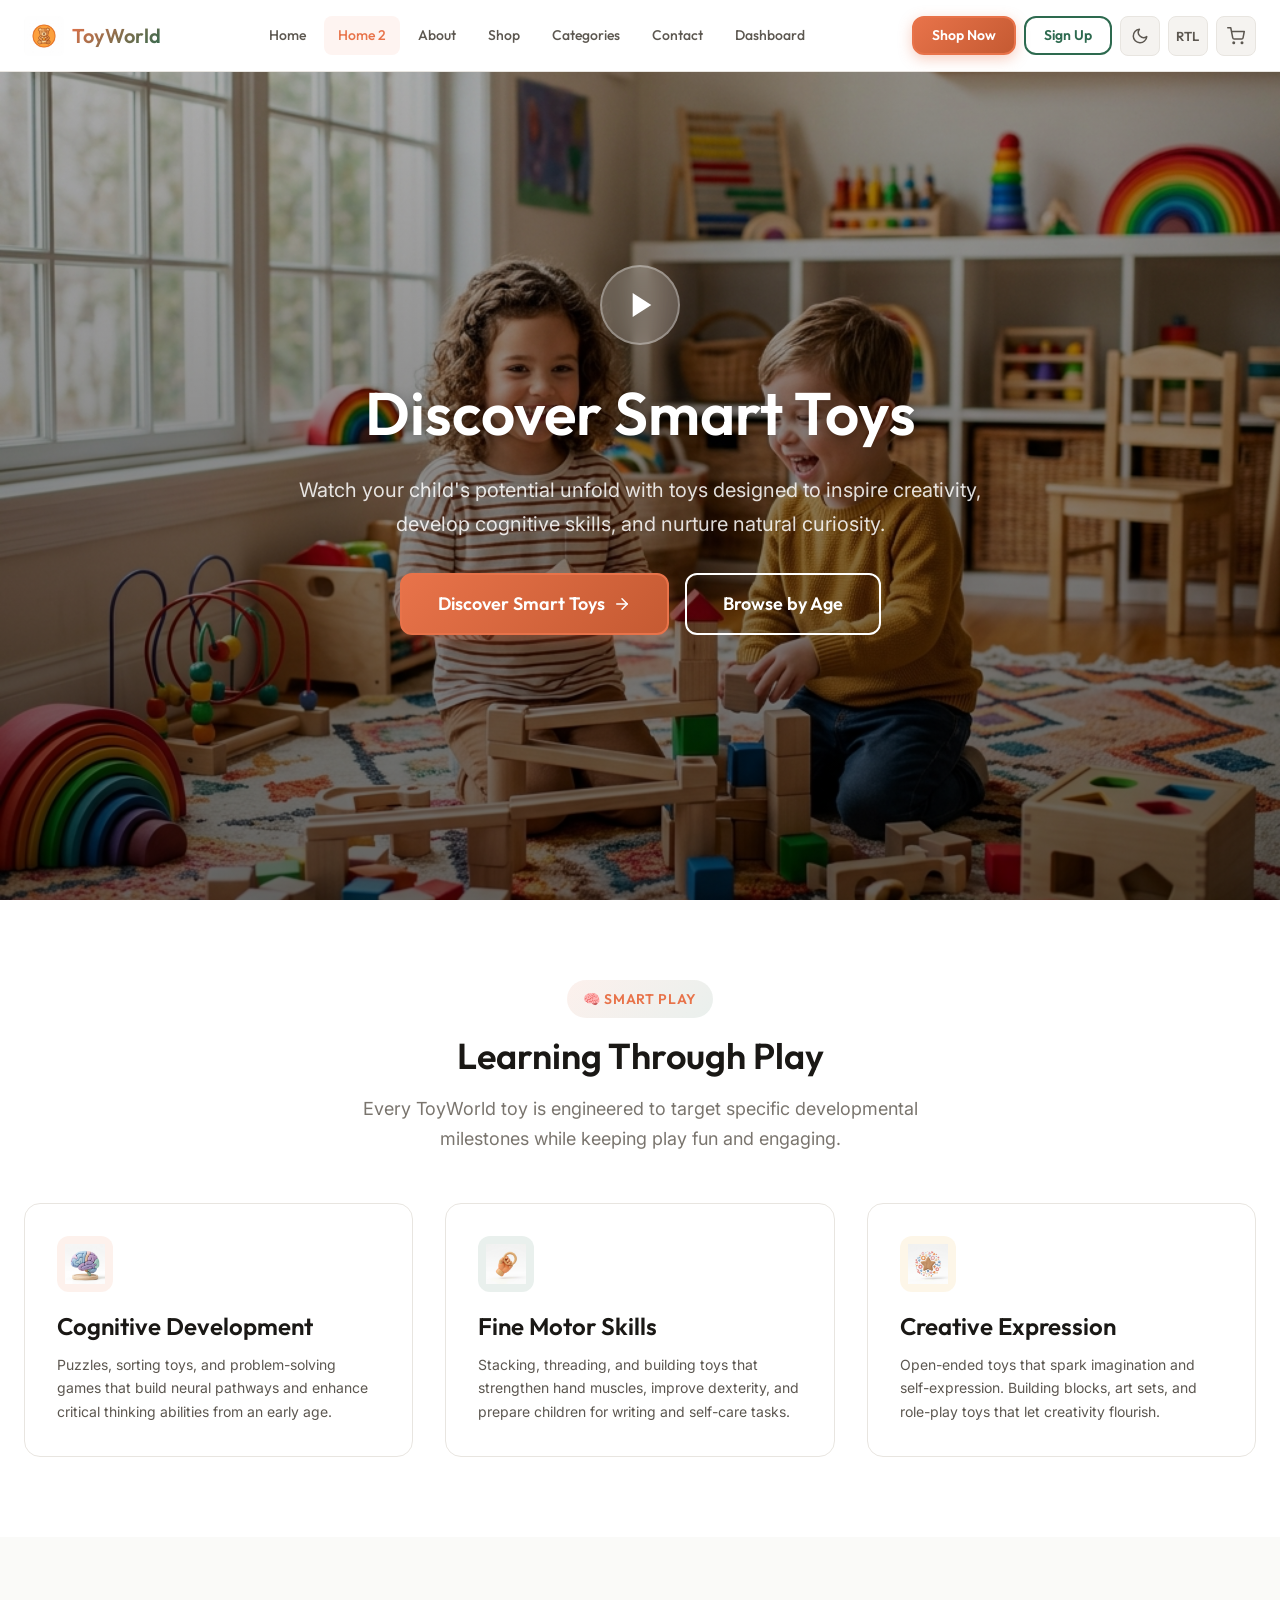
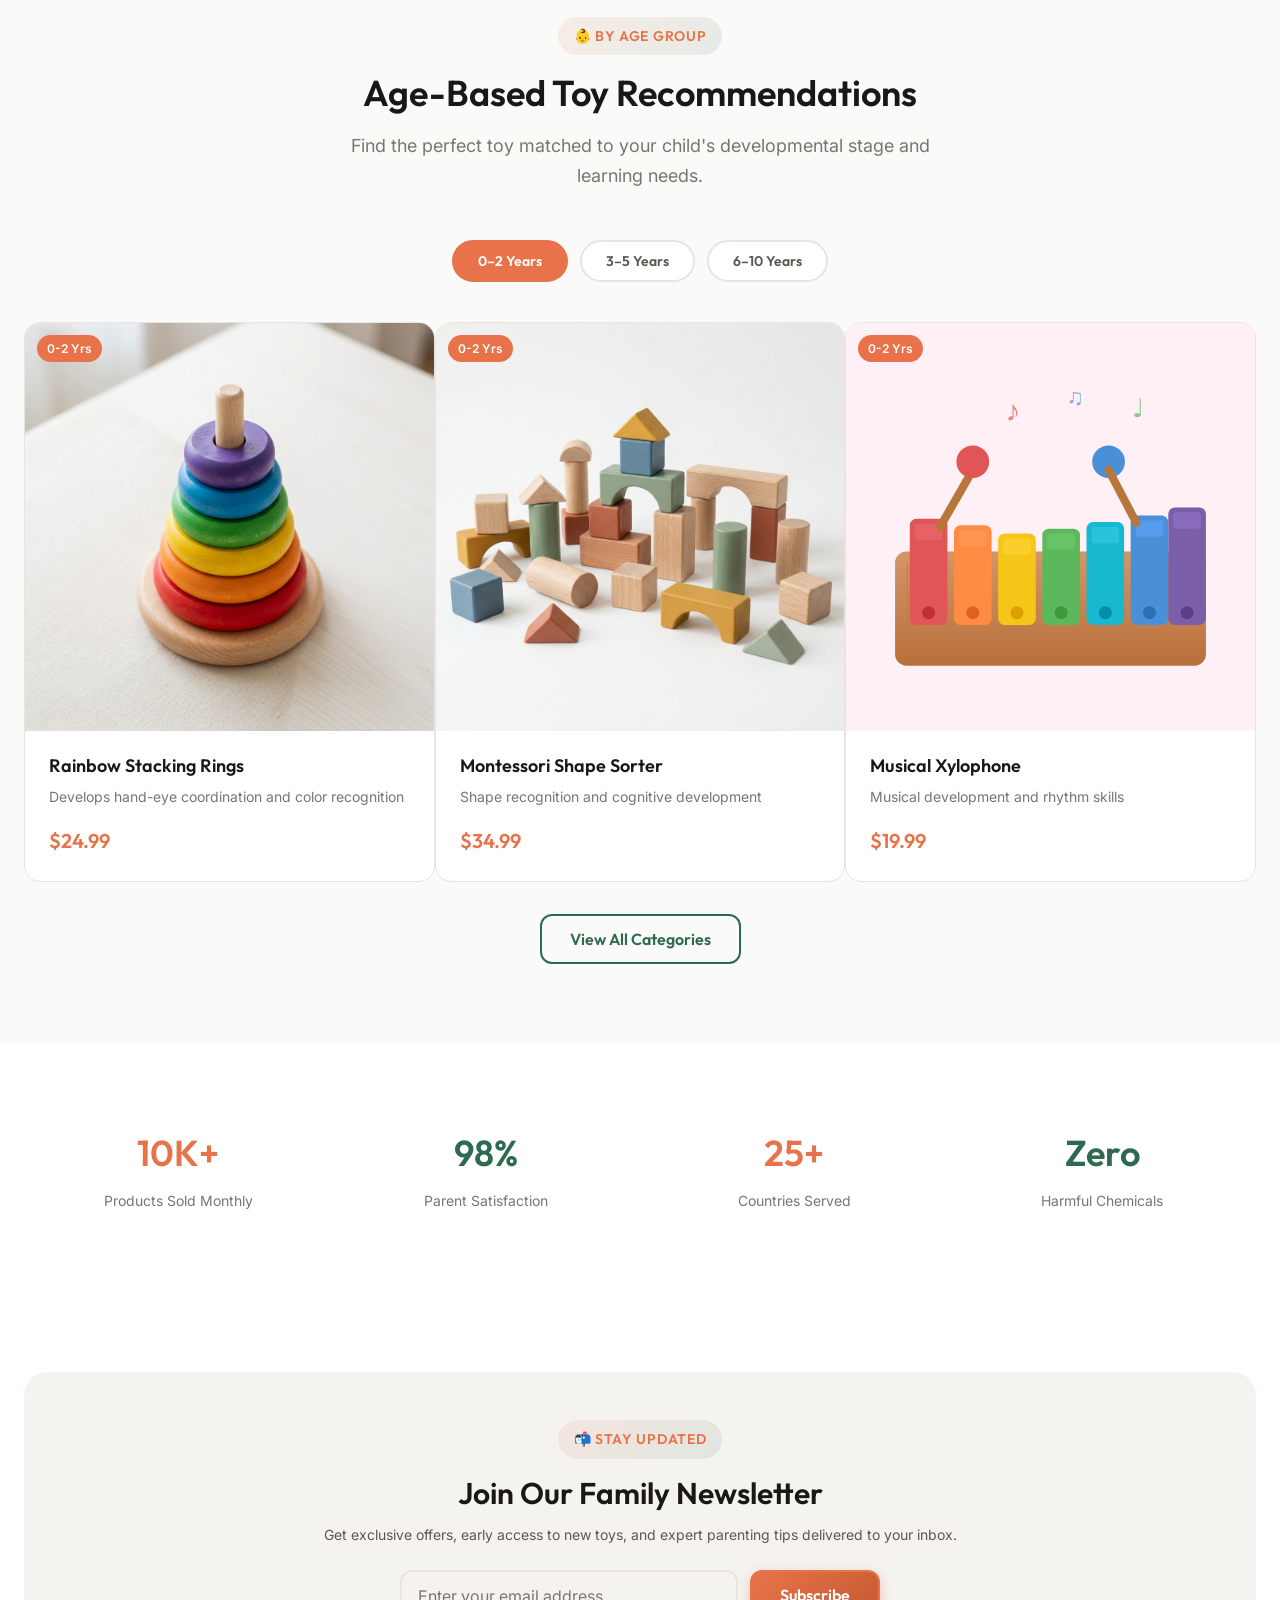
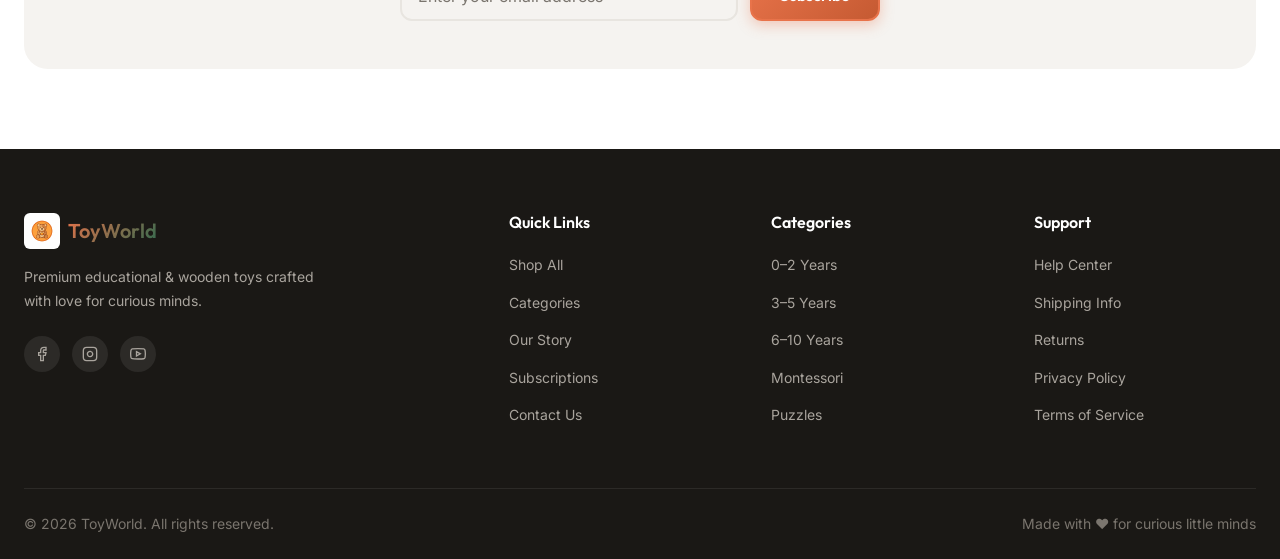
<file: home2.html>
<!DOCTYPE html>
<html lang="en" dir="ltr" data-theme="light">
<head>
  <meta charset="UTF-8">
  <meta name="viewport" content="width=device-width, initial-scale=1.0">
  <title>ToyWorld — Discover Smart Toys | Premium Educational Experience</title>
  <meta name="description" content="Discover smart, educational toys designed to develop cognitive skills, motor abilities, and creativity. Watch your child grow through play.">
  <link rel="stylesheet" href="css/style.css">
  <link rel="stylesheet" href="css/components.css">
  <link rel="stylesheet" href="css/pages.css">
  <link rel="stylesheet" href="css/rtl.css">
  <link rel="icon" type="image/svg+xml" href="assets/images/favicon.svg">
</head>
<body class="has-header">
  <!-- Header -->
  <header class="header" id="header">
    <div class="header-inner">
      <a href="index.html" class="header-logo"><img src="assets/images/logo.png" alt="ToyWorld Logo"><span>ToyWorld</span></a>
      <nav class="nav-desktop">
        <a href="index.html" class="nav-link">Home</a>
        <a href="home2.html" class="nav-link active">Home 2</a>
        <a href="about.html" class="nav-link">About</a>
        <a href="shop.html" class="nav-link">Shop</a>
        <a href="categories.html" class="nav-link">Categories</a>
        <a href="contact.html" class="nav-link">Contact</a>

        <a href="dashboard.html" class="nav-link">Dashboard</a>

      </nav>
      <div class="header-actions">
        <div class="header-cta">
          <a href="shop.html" class="btn btn-primary btn-sm">Shop Now</a>
          <a href="signup.html" class="btn btn-secondary btn-sm">Sign Up</a>
        </div>
        <button class="theme-toggle" title="Toggle Dark Mode" aria-label="Toggle dark mode"><svg xmlns="http://www.w3.org/2000/svg" width="18" height="18" viewBox="0 0 24 24" fill="none" stroke="currentColor" stroke-width="2" stroke-linecap="round" stroke-linejoin="round"><path d="M21 12.79A9 9 0 1 1 11.21 3 7 7 0 0 0 21 12.79z"/></svg></button>
        <button class="rtl-toggle" title="Toggle RTL" aria-label="Toggle RTL direction">RTL</button>
        <a href="cart.html" class="cart-btn" title="Cart"><svg xmlns="http://www.w3.org/2000/svg" width="18" height="18" viewBox="0 0 24 24" fill="none" stroke="currentColor" stroke-width="2" stroke-linecap="round" stroke-linejoin="round"><circle cx="9" cy="21" r="1"/><circle cx="20" cy="21" r="1"/><path d="M1 1h4l2.68 13.39a2 2 0 0 0 2 1.61h9.72a2 2 0 0 0 2-1.61L23 6H6"/></svg><span class="cart-count" style="display:none">0</span></a>
        <button class="nav-mobile-toggle" aria-label="Toggle menu"><div class="hamburger"><span></span><span></span><span></span></div></button>
      </div>
    </div>
  </header>
  <nav class="nav-mobile">
    <a href="index.html" class="nav-link">Home</a><a href="home2.html" class="nav-link active">Home 2</a><a href="about.html" class="nav-link">About</a><a href="shop.html" class="nav-link">Shop</a><a href="categories.html" class="nav-link">Categories</a><a href="contact.html" class="nav-link">Contact</a><a href="dashboard.html" class="nav-link">Dashboard</a>

    <a href="shop.html" class="btn btn-primary">Shop Now</a>
    <a href="signup.html" class="btn btn-secondary">Sign Up</a>
    <div class="nav-mobile-actions">
      <button class="theme-toggle" title="Toggle Dark Mode" aria-label="Toggle dark mode">
        <svg xmlns="http://www.w3.org/2000/svg" width="18" height="18" viewBox="0 0 24 24" fill="none" stroke="currentColor" stroke-width="2" stroke-linecap="round" stroke-linejoin="round"><path d="M21 12.79A9 9 0 1 1 11.21 3 7 7 0 0 0 21 12.79z"/></svg>
      </button>
      <button class="rtl-toggle" title="Toggle RTL" aria-label="Toggle RTL direction">RTL</button>
      <a href="cart.html" class="cart-btn" title="Cart" aria-label="Shopping cart">
        <svg xmlns="http://www.w3.org/2000/svg" width="18" height="18" viewBox="0 0 24 24" fill="none" stroke="currentColor" stroke-width="2" stroke-linecap="round" stroke-linejoin="round"><circle cx="9" cy="21" r="1"/><circle cx="20" cy="21" r="1"/><path d="M1 1h4l2.68 13.39a2 2 0 0 0 2 1.61h9.72a2 2 0 0 0 2-1.61L23 6H6"/></svg>
        <span class="cart-count" style="display:none">0</span>
      </a>
    </div>
  </nav>

  <!-- Premium Hero -->
  <section class="hero-premium" id="hero-premium" style="margin-top: calc(-1 * var(--header-height));">
    <div class="hero-premium-bg">
      <img src="assets/images/hero-home2.png" alt="Children playing with educational toys">
      <div class="overlay"></div>
    </div>
    <div class="hero-premium-content">
      <button class="play-btn" aria-label="Play video">
        <svg xmlns="http://www.w3.org/2000/svg" viewBox="0 0 24 24" fill="currentColor"><polygon points="5 3 19 12 5 21 5 3"/></svg>
      </button>
      <h1>Discover Smart Toys</h1>
      <p>Watch your child's potential unfold with toys designed to inspire creativity, develop cognitive skills, and nurture natural curiosity.</p>
      <div style="display:flex; gap: var(--space-4); justify-content: center; flex-wrap: wrap;">
        <a href="shop.html" class="btn btn-primary btn-lg">Discover Smart Toys
          <svg xmlns="http://www.w3.org/2000/svg" width="18" height="18" viewBox="0 0 24 24" fill="none" stroke="currentColor" stroke-width="2" stroke-linecap="round" stroke-linejoin="round"><line x1="5" y1="12" x2="19" y2="12"/><polyline points="12 5 19 12 12 19"/></svg>
        </a>
        <a href="categories.html" class="btn btn-secondary btn-lg" style="border-color: white; color: white;">Browse by Age</a>
      </div>
    </div>
  </section>

  <!-- Learning Benefits -->
  <section class="section" id="learning-benefits">
    <div class="container">
      <div class="section-header animate-on-scroll">
        <span class="section-badge">🧠 Smart Play</span>
        <h2>Learning Through Play</h2>
        <p class="section-subtitle">Every ToyWorld toy is engineered to target specific developmental milestones while keeping play fun and engaging.</p>
      </div>

      <div class="learning-grid animate-on-scroll">
        <div class="learning-card">
          <div class="learning-icon">
            <img src="assets/images/icon-cog.png" alt="Cognitive Development" width="40" height="40">
          </div>
          <h4>Cognitive Development</h4>
          <p>Puzzles, sorting toys, and problem-solving games that build neural pathways and enhance critical thinking abilities from an early age.</p>
        </div>
        <div class="learning-card">
          <div class="learning-icon" style="background: rgba(var(--secondary-rgb), 0.1);">
            <img src="assets/images/icon-motor.png" alt="Fine Motor Skills" width="40" height="40">
          </div>
          <h4>Fine Motor Skills</h4>
          <p>Stacking, threading, and building toys that strengthen hand muscles, improve dexterity, and prepare children for writing and self-care tasks.</p>
        </div>
        <div class="learning-card">
          <div class="learning-icon" style="background: rgba(233, 168, 32, 0.1);">
            <img src="assets/images/icon-creative.png" alt="Creative Expression" width="40" height="40">
          </div>
          <h4>Creative Expression</h4>
          <p>Open-ended toys that spark imagination and self-expression. Building blocks, art sets, and role-play toys that let creativity flourish.</p>
        </div>
      </div>
    </div>
  </section>

  <!-- Age-Based Suggestions -->
  <section class="section" style="background: var(--bg-secondary);" id="age-suggestions">
    <div class="container">
      <div class="section-header animate-on-scroll">
        <span class="section-badge">👶 By Age Group</span>
        <h2>Age-Based Toy Recommendations</h2>
        <p class="section-subtitle">Find the perfect toy matched to your child's developmental stage and learning needs.</p>
      </div>

      <div class="age-tabs animate-on-scroll">
        <button class="age-tab active" data-age="0-2">0–2 Years</button>
        <button class="age-tab" data-age="3-5">3–5 Years</button>
        <button class="age-tab" data-age="6-10">6–10 Years</button>
      </div>

      <div class="grid grid-3 animate-on-scroll" id="age-products">
        <div class="card product-card" onclick="location.href='product.html?id=1'">
          <div class="card-img-wrap">
            <span class="product-badge">0-2 Yrs</span>
            <img class="card-img" src="assets/images/toy-stacking-rings.png" alt="Rainbow Stacking Rings" loading="lazy">
          </div>
          <div class="card-body">
            <h4 class="card-title">Rainbow Stacking Rings</h4>
            <p class="card-text">Develops hand-eye coordination and color recognition</p>
            <div class="product-price">$24.99</div>
          </div>
        </div>
        <div class="card product-card" onclick="location.href='product.html?id=5'">
          <div class="card-img-wrap">
            <span class="product-badge">0-2 Yrs</span>
            <img class="card-img" src="assets/images/toy-wooden-blocks.png" alt="Montessori Shape Sorter" loading="lazy">
          </div>
          <div class="card-body">
            <h4 class="card-title">Montessori Shape Sorter</h4>
            <p class="card-text">Shape recognition and cognitive development</p>
            <div class="product-price">$34.99</div>
          </div>
        </div>
        <div class="card product-card" onclick="location.href='product.html?id=8'">
          <div class="card-img-wrap">
            <span class="product-badge">0-2 Yrs</span>
            <img class="card-img" src="assets/images/toy-xylophone.svg" alt="Musical Xylophone" loading="lazy">
          </div>
          <div class="card-body">
            <h4 class="card-title">Musical Xylophone</h4>
            <p class="card-text">Musical development and rhythm skills</p>
            <div class="product-price">$19.99</div>
          </div>
        </div>
      </div>

      <div class="text-center" style="margin-top: var(--space-8);">
        <a href="categories.html" class="btn btn-secondary">View All Categories</a>
      </div>
    </div>
  </section>

  <!-- Stats -->
  <section class="section" id="stats">
    <div class="container">
      <div class="grid grid-4 animate-on-scroll" style="text-align: center;">
        <div>
          <div style="font-family: var(--font-heading); font-size: var(--text-4xl); font-weight: 600; color: var(--primary); margin-bottom: var(--space-2);">10K+</div>
          <div style="color: var(--text-tertiary); font-size: var(--text-sm);">Products Sold Monthly</div>
        </div>
        <div>
          <div style="font-family: var(--font-heading); font-size: var(--text-4xl); font-weight: 600; color: var(--secondary); margin-bottom: var(--space-2);">98%</div>
          <div style="color: var(--text-tertiary); font-size: var(--text-sm);">Parent Satisfaction</div>
        </div>
        <div>
          <div style="font-family: var(--font-heading); font-size: var(--text-4xl); font-weight: 600; color: var(--primary); margin-bottom: var(--space-2);">25+</div>
          <div style="color: var(--text-tertiary); font-size: var(--text-sm);">Countries Served</div>
        </div>
        <div>
          <div style="font-family: var(--font-heading); font-size: var(--text-4xl); font-weight: 600; color: var(--secondary); margin-bottom: var(--space-2);">Zero</div>
          <div style="color: var(--text-tertiary); font-size: var(--text-sm);">Harmful Chemicals</div>
        </div>
      </div>
    </div>
  </section>

  <!-- Newsletter -->
  <section class="section" id="newsletter">
    <div class="container">
      <div class="newsletter-section animate-on-scroll">
        <span class="section-badge">📬 Stay Updated</span>
        <h3>Join Our Family Newsletter</h3>
        <p>Get exclusive offers, early access to new toys, and expert parenting tips delivered to your inbox.</p>
        <form class="newsletter-form" onsubmit="event.preventDefault(); CartManager.showToast('Thank you for subscribing!');">
          <input type="email" class="form-input" placeholder="Enter your email address" required>
          <button type="submit" class="btn btn-primary">Subscribe</button>
        </form>
      </div>
    </div>
  </section>

  <!-- Footer -->
  <footer class="footer">
    <div class="container">
      <div class="footer-grid">
        <div class="footer-brand">
          <a href="index.html" class="header-logo"><img src="assets/images/logo.png" alt="ToyWorld" style="width:36px;height:36px;"><span>ToyWorld</span></a>
          <p>Premium educational & wooden toys crafted with love for curious minds.</p>
          <div class="footer-social">
            <a href="#" aria-label="Facebook"><svg xmlns="http://www.w3.org/2000/svg" width="16" height="16" viewBox="0 0 24 24" fill="none" stroke="currentColor" stroke-width="2"><path d="M18 2h-3a5 5 0 0 0-5 5v3H7v4h3v8h4v-8h3l1-4h-4V7a1 1 0 0 1 1-1h3z"/></svg></a>
            <a href="#" aria-label="Instagram"><svg xmlns="http://www.w3.org/2000/svg" width="16" height="16" viewBox="0 0 24 24" fill="none" stroke="currentColor" stroke-width="2"><rect x="2" y="2" width="20" height="20" rx="5" ry="5"/><path d="M16 11.37A4 4 0 1 1 12.63 8 4 4 0 0 1 16 11.37z"/><line x1="17.5" y1="6.5" x2="17.51" y2="6.5"/></svg></a>
            <a href="#" aria-label="YouTube"><svg xmlns="http://www.w3.org/2000/svg" width="16" height="16" viewBox="0 0 24 24" fill="none" stroke="currentColor" stroke-width="2"><path d="M22.54 6.42a2.78 2.78 0 0 0-1.94-2C18.88 4 12 4 12 4s-6.88 0-8.6.46a2.78 2.78 0 0 0-1.94 2A29 29 0 0 0 1 11.75a29 29 0 0 0 .46 5.33A2.78 2.78 0 0 0 3.4 19.1c1.72.46 8.6.46 8.6.46s6.88 0 8.6-.46a2.78 2.78 0 0 0 1.94-2 29 29 0 0 0 .46-5.25 29 29 0 0 0-.46-5.43z"/><polygon points="9.75 15.02 15.5 11.75 9.75 8.48 9.75 15.02"/></svg></a>
          </div>
        </div>
        <div><h5>Quick Links</h5><ul class="footer-links"><li><a href="shop.html">Shop All</a></li><li><a href="categories.html">Categories</a></li><li><a href="about.html">Our Story</a></li><li><a href="pricing.html">Subscriptions</a></li><li><a href="contact.html">Contact Us</a></li></ul></div>
        <div><h5>Categories</h5><ul class="footer-links"><li><a href="categories.html">0–2 Years</a></li><li><a href="categories.html">3–5 Years</a></li><li><a href="categories.html">6–10 Years</a></li><li><a href="categories.html">Montessori</a></li><li><a href="categories.html">Puzzles</a></li></ul></div>
        <div><h5>Support</h5><ul class="footer-links"><li><a href="contact.html">Help Center</a></li><li><a href="#">Shipping Info</a></li><li><a href="#">Returns</a></li><li><a href="#">Privacy Policy</a></li><li><a href="#">Terms of Service</a></li></ul></div>
      </div>
      <div class="footer-bottom"><span>© 2026 ToyWorld. All rights reserved.</span><span>Made with ❤️ for curious little minds</span></div>
    </div>
  </footer>

  <script src="js/main.js"></script>
  <script src="js/shop.js"></script>
  <script>
    // Age tab switching
    document.querySelectorAll('.age-tab').forEach(tab => {
      tab.addEventListener('click', () => {
        document.querySelectorAll('.age-tab').forEach(t => t.classList.remove('active'));
        tab.classList.add('active');
        const age = tab.getAttribute('data-age');
        const products = PRODUCTS.filter(p => p.ageGroup === age).slice(0, 3);
        const grid = document.getElementById('age-products');
        if (grid && products.length) {
          grid.innerHTML = products.map(p => `
            <div class="card product-card" onclick="location.href='product.html?id=${p.id}'">
              <div class="card-img-wrap">
                <span class="product-badge">${p.ageGroup} Yrs</span>
                <img class="card-img" src="${p.image}" alt="${p.name}" loading="lazy">
              </div>
              <div class="card-body">
                <h4 class="card-title">${p.name}</h4>
                <p class="card-text">${p.benefits.join(' · ')}</p>
                <div class="product-price">$${p.price.toFixed(2)}</div>
              </div>
            </div>
          `).join('');
        }
      });
    });
  </script>
</body>
</html>
</file>
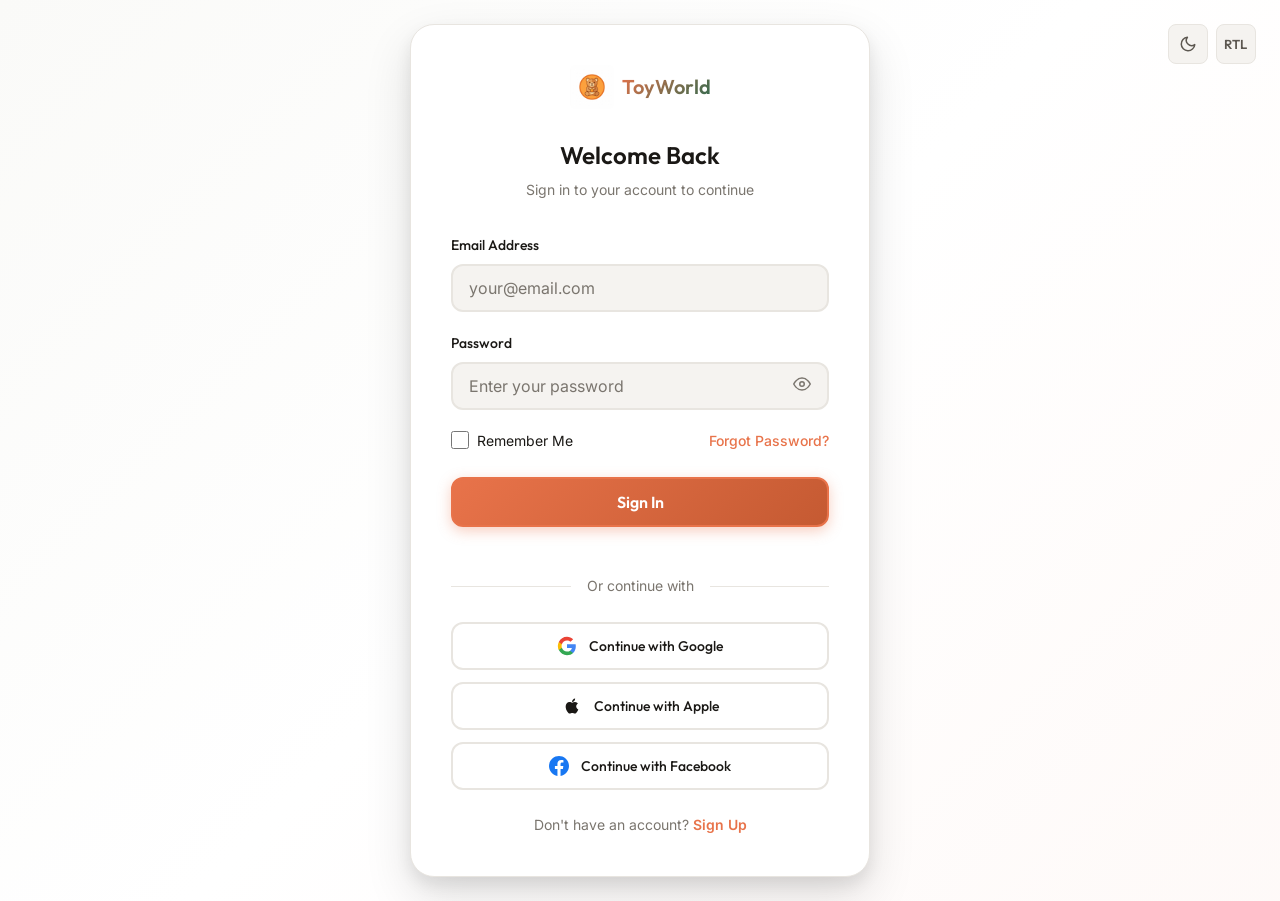
<file: login.html>
<!DOCTYPE html>
<html lang="en" dir="ltr" data-theme="light">
<head>
  <meta charset="UTF-8">
  <meta name="viewport" content="width=device-width, initial-scale=1.0">
  <title>Login — ToyWorld</title>
  <meta name="description" content="Sign in to your ToyWorld account to manage orders, wishlists, and gift registries.">
  <link rel="stylesheet" href="css/style.css">
  <link rel="stylesheet" href="css/components.css">
  <link rel="stylesheet" href="css/pages.css">
  <link rel="stylesheet" href="css/rtl.css">
  <link rel="icon" type="image/svg+xml" href="assets/images/favicon.svg">
</head>
<body>
  <!-- No navbar/footer -->
  <div class="auth-page">
    <!-- RTL & Dark Mode icons at top-right -->
    <div class="auth-top-actions">
      <button class="theme-toggle" title="Toggle Dark Mode">
        <svg xmlns="http://www.w3.org/2000/svg" width="18" height="18" viewBox="0 0 24 24" fill="none" stroke="currentColor" stroke-width="2" stroke-linecap="round" stroke-linejoin="round"><path d="M21 12.79A9 9 0 1 1 11.21 3 7 7 0 0 0 21 12.79z"/></svg>
      </button>
      <button class="rtl-toggle" title="Toggle RTL">RTL</button>
    </div>

    <div class="auth-card">
      <!-- Logo inside card -->
      <div class="auth-logo">
        <a href="index.html" style="display: flex; align-items: center; gap: var(--space-2); color: inherit; text-decoration: none;">
          <img src="assets/images/logo.png" alt="ToyWorld">
          <span>ToyWorld</span>
        </a>
      </div>

      <h2>Welcome Back</h2>
      <p class="auth-subtitle">Sign in to your account to continue</p>

      <form id="login-form">
        <div class="form-group">
          <label class="form-label" for="login-email">Email Address</label>
          <input type="email" id="login-email" class="form-input" placeholder="your@email.com" required>
        </div>

        <div class="form-group">
          <label class="form-label" for="login-password">Password</label>
          <div class="form-input-wrap">
            <input type="password" id="login-password" class="form-input" placeholder="Enter your password" required style="padding-right: 44px;">
            <button type="button" class="eye-toggle">
              <svg xmlns="http://www.w3.org/2000/svg" width="18" height="18" viewBox="0 0 24 24" fill="none" stroke="currentColor" stroke-width="2" stroke-linecap="round" stroke-linejoin="round"><path d="M1 12s4-8 11-8 11 8 11 8-4 8-11 8-11-8-11-8z"/><circle cx="12" cy="12" r="3"/></svg>
            </button>
          </div>
        </div>

        <div class="auth-form-row" style="margin-bottom: var(--space-6);">
          <label class="form-checkbox">
            <input type="checkbox" id="remember-me">
            <span>Remember Me</span>
          </label>
          <a href="#">Forgot Password?</a>
        </div>

        <button type="submit" class="btn btn-primary w-full" style="margin-bottom: var(--space-6);">Sign In</button>
      </form>

      <div class="divider">Or continue with</div>

      <div class="social-login-group">
        <button class="social-btn" onclick="CartManager.showToast('Google sign-in simulated')">
          <svg width="20" height="20" viewBox="0 0 24 24"><path d="M22.56 12.25c0-.78-.07-1.53-.2-2.25H12v4.26h5.92a5.06 5.06 0 0 1-2.2 3.32v2.77h3.57c2.08-1.92 3.28-4.74 3.28-8.1z" fill="#4285F4"/><path d="M12 23c2.97 0 5.46-.98 7.28-2.66l-3.57-2.77c-.98.66-2.23 1.06-3.71 1.06-2.86 0-5.29-1.93-6.16-4.53H2.18v2.84C3.99 20.53 7.7 23 12 23z" fill="#34A853"/><path d="M5.84 14.09c-.22-.66-.35-1.36-.35-2.09s.13-1.43.35-2.09V7.07H2.18C1.43 8.55 1 10.22 1 12s.43 3.45 1.18 4.93l2.85-2.22.81-.62z" fill="#FBBC05"/><path d="M12 5.38c1.62 0 3.06.56 4.21 1.64l3.15-3.15C17.45 2.09 14.97 1 12 1 7.7 1 3.99 3.47 2.18 7.07l3.66 2.84c.87-2.6 3.3-4.53 6.16-4.53z" fill="#EA4335"/></svg>
          Continue with Google
        </button>
        <button class="social-btn" onclick="CartManager.showToast('Apple sign-in simulated')">
          <svg width="20" height="20" viewBox="0 0 24 24" fill="currentColor"><path d="M17.05 20.28c-.98.95-2.05.88-3.08.4-1.09-.5-2.08-.48-3.24 0-1.44.62-2.2.44-3.06-.4C2.79 15.25 3.51 7.59 9.05 7.31c1.35.07 2.29.74 3.08.8 1.18-.24 2.31-.93 3.57-.84 1.51.12 2.65.72 3.4 1.8-3.12 1.87-2.38 5.98.48 7.13-.57 1.5-1.31 2.99-2.54 4.09zM12.03 7.25c-.15-2.23 1.66-4.07 3.74-4.25.32 2.32-2.11 4.45-3.74 4.25z"/></svg>
          Continue with Apple
        </button>
        <button class="social-btn" onclick="CartManager.showToast('Facebook sign-in simulated')">
          <svg width="20" height="20" viewBox="0 0 24 24" fill="#1877F2"><path d="M24 12.073c0-6.627-5.373-12-12-12s-12 5.373-12 12c0 5.99 4.388 10.954 10.125 11.854v-8.385H7.078v-3.47h3.047V9.43c0-3.007 1.792-4.669 4.533-4.669 1.312 0 2.686.235 2.686.235v2.953H15.83c-1.491 0-1.956.925-1.956 1.874v2.25h3.328l-.532 3.47h-2.796v8.385C19.612 23.027 24 18.062 24 12.073z"/></svg>
          Continue with Facebook
        </button>
      </div>

      <div class="auth-footer">
        Don't have an account? <a href="signup.html">Sign Up</a>
      </div>
    </div>
  </div>

  <script src="js/main.js"></script>
  <script src="js/shop.js"></script>
  <script src="js/auth.js"></script>
</body>
</html>
</file>
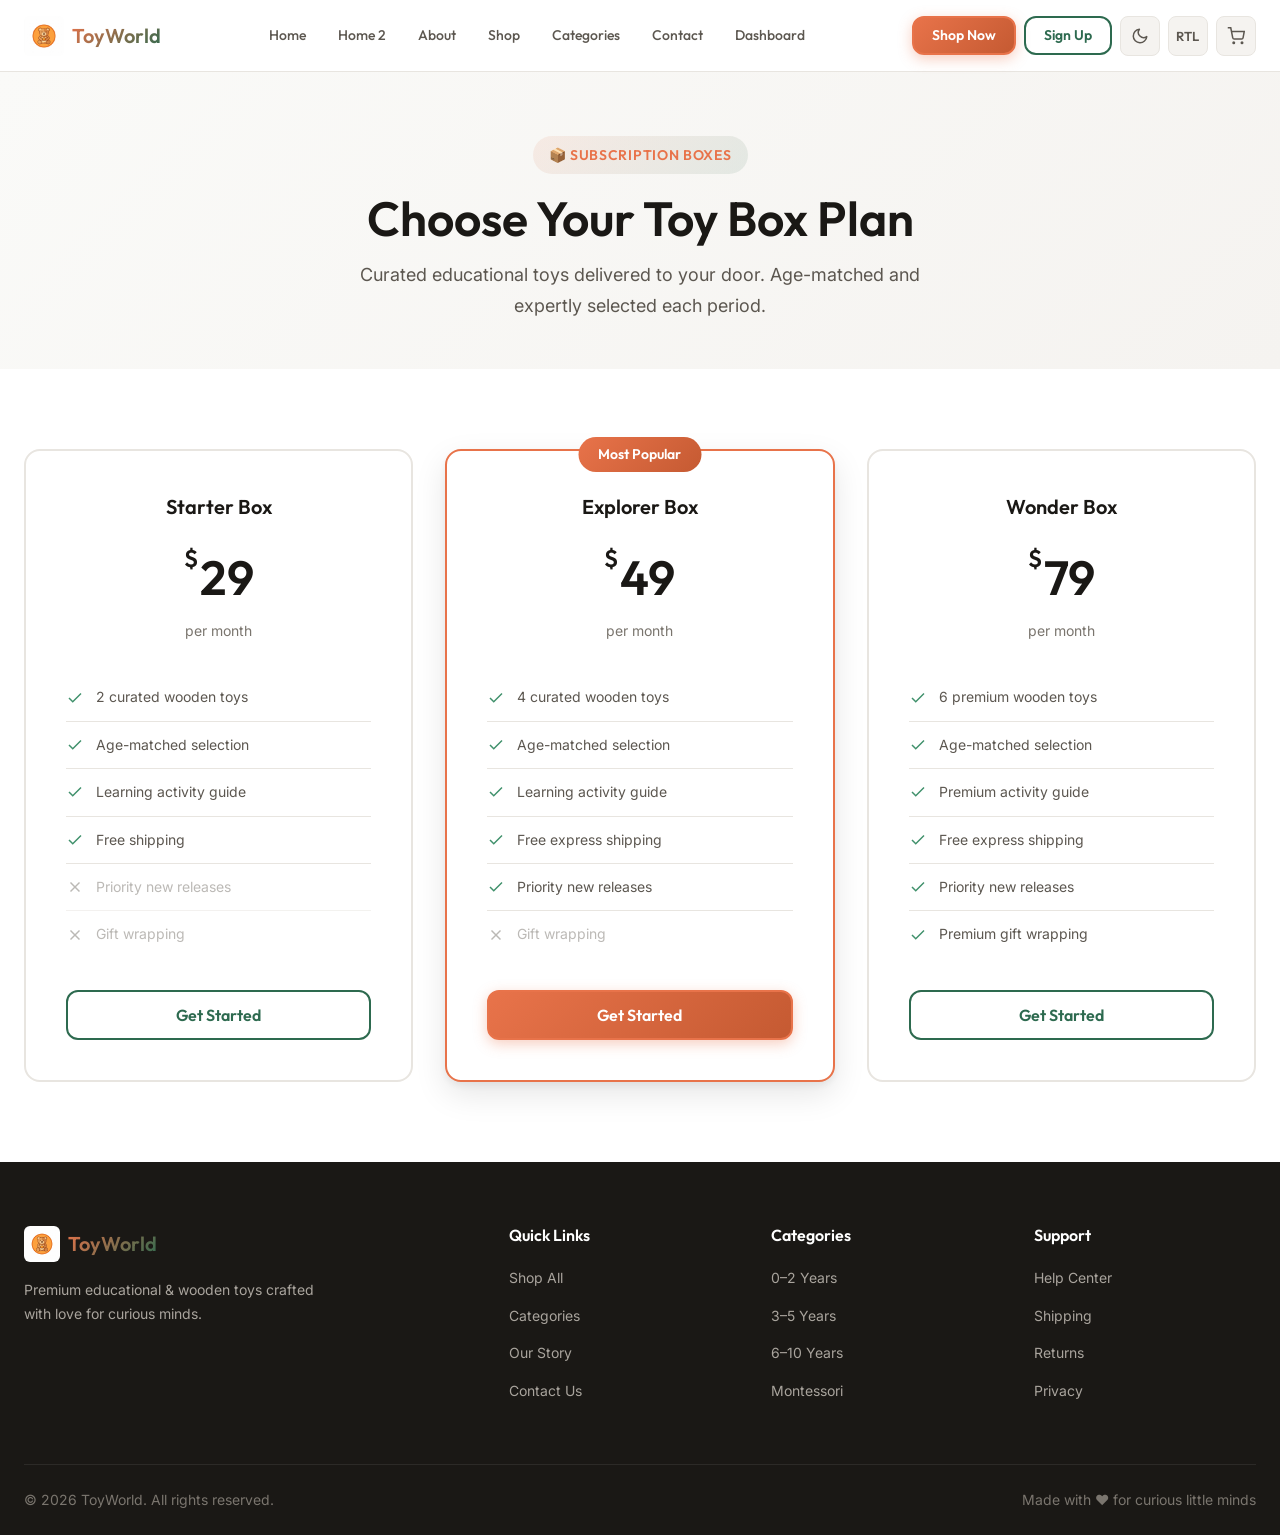
<file: pricing.html>
<!DOCTYPE html>
<html lang="en" dir="ltr" data-theme="light">
<head>
  <meta charset="UTF-8">
  <meta name="viewport" content="width=device-width, initial-scale=1.0">
  <title>Subscription Plans — ToyWorld Toy Box</title>
  <meta name="description" content="Choose the perfect ToyWorld subscription box. Monthly, quarterly, or annual deliveries of curated educational wooden toys matched to your child's age.">
  <link rel="stylesheet" href="css/style.css">
  <link rel="stylesheet" href="css/components.css">
  <link rel="stylesheet" href="css/pages.css">
  <link rel="stylesheet" href="css/rtl.css">
  <link rel="icon" type="image/svg+xml" href="assets/images/favicon.svg">
</head>
<body class="has-header">
  <header class="header"><div class="header-inner"><a href="index.html" class="header-logo"><img src="assets/images/logo.png" alt="ToyWorld Logo"><span>ToyWorld</span></a><nav class="nav-desktop"><a href="index.html" class="nav-link">Home</a><a href="home2.html" class="nav-link">Home 2</a><a href="about.html" class="nav-link">About</a><a href="shop.html" class="nav-link">Shop</a><a href="categories.html" class="nav-link">Categories</a><a href="contact.html" class="nav-link">Contact</a><a href="dashboard.html" class="nav-link">Dashboard</a></nav><div class="header-actions"><div class="header-cta"><a href="shop.html" class="btn btn-primary btn-sm">Shop Now</a><a href="signup.html" class="btn btn-secondary btn-sm">Sign Up</a></div><button class="theme-toggle" title="Toggle Dark Mode"><svg xmlns="http://www.w3.org/2000/svg" width="18" height="18" viewBox="0 0 24 24" fill="none" stroke="currentColor" stroke-width="2"><path d="M21 12.79A9 9 0 1 1 11.21 3 7 7 0 0 0 21 12.79z"/></svg></button><button class="rtl-toggle" title="Toggle RTL">RTL</button><a href="cart.html" class="cart-btn" title="Cart"><svg xmlns="http://www.w3.org/2000/svg" width="18" height="18" viewBox="0 0 24 24" fill="none" stroke="currentColor" stroke-width="2"><circle cx="9" cy="21" r="1"/><circle cx="20" cy="21" r="1"/><path d="M1 1h4l2.68 13.39a2 2 0 0 0 2 1.61h9.72a2 2 0 0 0 2-1.61L23 6H6"/></svg><span class="cart-count" style="display:none">0</span></a><button class="nav-mobile-toggle" aria-label="Toggle menu"><div class="hamburger"><span></span><span></span><span></span></div></button></div></div></header>
  <nav class="nav-mobile"><a href="index.html" class="nav-link">Home</a><a href="home2.html" class="nav-link">Home 2</a><a href="about.html" class="nav-link">About</a><a href="shop.html" class="nav-link">Shop</a><a href="categories.html" class="nav-link">Categories</a><a href="contact.html" class="nav-link">Contact</a><a href="dashboard.html" class="nav-link">Dashboard</a><a href="shop.html" class="btn btn-primary">Shop Now</a><a href="signup.html" class="btn btn-secondary">Sign Up</a>
    <div class="nav-mobile-actions">
      <button class="theme-toggle" title="Toggle Dark Mode" aria-label="Toggle dark mode">
        <svg xmlns="http://www.w3.org/2000/svg" width="18" height="18" viewBox="0 0 24 24" fill="none" stroke="currentColor" stroke-width="2" stroke-linecap="round" stroke-linejoin="round"><path d="M21 12.79A9 9 0 1 1 11.21 3 7 7 0 0 0 21 12.79z"/></svg>
      </button>
      <button class="rtl-toggle" title="Toggle RTL" aria-label="Toggle RTL direction">RTL</button>
      <a href="cart.html" class="cart-btn" title="Cart" aria-label="Shopping cart">
        <svg xmlns="http://www.w3.org/2000/svg" width="18" height="18" viewBox="0 0 24 24" fill="none" stroke="currentColor" stroke-width="2" stroke-linecap="round" stroke-linejoin="round"><circle cx="9" cy="21" r="1"/><circle cx="20" cy="21" r="1"/><path d="M1 1h4l2.68 13.39a2 2 0 0 0 2 1.61h9.72a2 2 0 0 0 2-1.61L23 6H6"/></svg>
        <span class="cart-count" style="display:none">0</span>
      </a>
    </div>
  </nav>

  <section class="page-header">
    <div class="container">
      <span class="section-badge">📦 Subscription Boxes</span>
      <h1>Choose Your Toy Box Plan</h1>
      <p>Curated educational toys delivered to your door. Age-matched and expertly selected each period.</p>
    </div>
  </section>

  <section class="section">
    <div class="container">
      <div class="pricing-grid animate-on-scroll">
        <!-- Starter -->
        <div class="pricing-card">
          <div class="pricing-name">Starter Box</div>
          <div class="pricing-amount"><span class="currency">$</span>29</div>
          <div class="pricing-period">per month</div>
          <ul class="pricing-features">
            <li><svg xmlns="http://www.w3.org/2000/svg" width="18" height="18" viewBox="0 0 24 24" fill="none" stroke="currentColor" stroke-width="2"><polyline points="20 6 9 17 4 12"/></svg> 2 curated wooden toys</li>
            <li><svg xmlns="http://www.w3.org/2000/svg" width="18" height="18" viewBox="0 0 24 24" fill="none" stroke="currentColor" stroke-width="2"><polyline points="20 6 9 17 4 12"/></svg> Age-matched selection</li>
            <li><svg xmlns="http://www.w3.org/2000/svg" width="18" height="18" viewBox="0 0 24 24" fill="none" stroke="currentColor" stroke-width="2"><polyline points="20 6 9 17 4 12"/></svg> Learning activity guide</li>
            <li><svg xmlns="http://www.w3.org/2000/svg" width="18" height="18" viewBox="0 0 24 24" fill="none" stroke="currentColor" stroke-width="2"><polyline points="20 6 9 17 4 12"/></svg> Free shipping</li>
            <li class="disabled"><svg xmlns="http://www.w3.org/2000/svg" width="18" height="18" viewBox="0 0 24 24" fill="none" stroke="currentColor" stroke-width="2"><line x1="18" y1="6" x2="6" y2="18"/><line x1="6" y1="6" x2="18" y2="18"/></svg> Priority new releases</li>
            <li class="disabled"><svg xmlns="http://www.w3.org/2000/svg" width="18" height="18" viewBox="0 0 24 24" fill="none" stroke="currentColor" stroke-width="2"><line x1="18" y1="6" x2="6" y2="18"/><line x1="6" y1="6" x2="18" y2="18"/></svg> Gift wrapping</li>
          </ul>
          <a href="signup.html" class="btn btn-secondary w-full">Get Started</a>
        </div>

        <!-- Popular -->
        <div class="pricing-card popular">
          <div class="pricing-name">Explorer Box</div>
          <div class="pricing-amount"><span class="currency">$</span>49</div>
          <div class="pricing-period">per month</div>
          <ul class="pricing-features">
            <li><svg xmlns="http://www.w3.org/2000/svg" width="18" height="18" viewBox="0 0 24 24" fill="none" stroke="currentColor" stroke-width="2"><polyline points="20 6 9 17 4 12"/></svg> 4 curated wooden toys</li>
            <li><svg xmlns="http://www.w3.org/2000/svg" width="18" height="18" viewBox="0 0 24 24" fill="none" stroke="currentColor" stroke-width="2"><polyline points="20 6 9 17 4 12"/></svg> Age-matched selection</li>
            <li><svg xmlns="http://www.w3.org/2000/svg" width="18" height="18" viewBox="0 0 24 24" fill="none" stroke="currentColor" stroke-width="2"><polyline points="20 6 9 17 4 12"/></svg> Learning activity guide</li>
            <li><svg xmlns="http://www.w3.org/2000/svg" width="18" height="18" viewBox="0 0 24 24" fill="none" stroke="currentColor" stroke-width="2"><polyline points="20 6 9 17 4 12"/></svg> Free express shipping</li>
            <li><svg xmlns="http://www.w3.org/2000/svg" width="18" height="18" viewBox="0 0 24 24" fill="none" stroke="currentColor" stroke-width="2"><polyline points="20 6 9 17 4 12"/></svg> Priority new releases</li>
            <li class="disabled"><svg xmlns="http://www.w3.org/2000/svg" width="18" height="18" viewBox="0 0 24 24" fill="none" stroke="currentColor" stroke-width="2"><line x1="18" y1="6" x2="6" y2="18"/><line x1="6" y1="6" x2="18" y2="18"/></svg> Gift wrapping</li>
          </ul>
          <a href="signup.html" class="btn btn-primary w-full">Get Started</a>
        </div>

        <!-- Premium -->
        <div class="pricing-card">
          <div class="pricing-name">Wonder Box</div>
          <div class="pricing-amount"><span class="currency">$</span>79</div>
          <div class="pricing-period">per month</div>
          <ul class="pricing-features">
            <li><svg xmlns="http://www.w3.org/2000/svg" width="18" height="18" viewBox="0 0 24 24" fill="none" stroke="currentColor" stroke-width="2"><polyline points="20 6 9 17 4 12"/></svg> 6 premium wooden toys</li>
            <li><svg xmlns="http://www.w3.org/2000/svg" width="18" height="18" viewBox="0 0 24 24" fill="none" stroke="currentColor" stroke-width="2"><polyline points="20 6 9 17 4 12"/></svg> Age-matched selection</li>
            <li><svg xmlns="http://www.w3.org/2000/svg" width="18" height="18" viewBox="0 0 24 24" fill="none" stroke="currentColor" stroke-width="2"><polyline points="20 6 9 17 4 12"/></svg> Premium activity guide</li>
            <li><svg xmlns="http://www.w3.org/2000/svg" width="18" height="18" viewBox="0 0 24 24" fill="none" stroke="currentColor" stroke-width="2"><polyline points="20 6 9 17 4 12"/></svg> Free express shipping</li>
            <li><svg xmlns="http://www.w3.org/2000/svg" width="18" height="18" viewBox="0 0 24 24" fill="none" stroke="currentColor" stroke-width="2"><polyline points="20 6 9 17 4 12"/></svg> Priority new releases</li>
            <li><svg xmlns="http://www.w3.org/2000/svg" width="18" height="18" viewBox="0 0 24 24" fill="none" stroke="currentColor" stroke-width="2"><polyline points="20 6 9 17 4 12"/></svg> Premium gift wrapping</li>
          </ul>
          <a href="signup.html" class="btn btn-secondary w-full">Get Started</a>
        </div>
      </div>
    </div>
  </section>

  <footer class="footer"><div class="container"><div class="footer-grid"><div class="footer-brand"><a href="index.html" class="header-logo"><img src="assets/images/logo.png" alt="ToyWorld" style="width:36px;height:36px;"><span>ToyWorld</span></a><p>Premium educational & wooden toys crafted with love for curious minds.</p></div><div><h5>Quick Links</h5><ul class="footer-links"><li><a href="shop.html">Shop All</a></li><li><a href="categories.html">Categories</a></li><li><a href="about.html">Our Story</a></li><li><a href="contact.html">Contact Us</a></li></ul></div><div><h5>Categories</h5><ul class="footer-links"><li><a href="categories.html">0–2 Years</a></li><li><a href="categories.html">3–5 Years</a></li><li><a href="categories.html">6–10 Years</a></li><li><a href="categories.html">Montessori</a></li></ul></div><div><h5>Support</h5><ul class="footer-links"><li><a href="contact.html">Help Center</a></li><li><a href="#">Shipping</a></li><li><a href="#">Returns</a></li><li><a href="#">Privacy</a></li></ul></div></div><div class="footer-bottom"><span>© 2026 ToyWorld. All rights reserved.</span><span>Made with ❤️ for curious little minds</span></div></div></footer>

  <script src="js/main.js"></script>
</body>
</html>
</file>
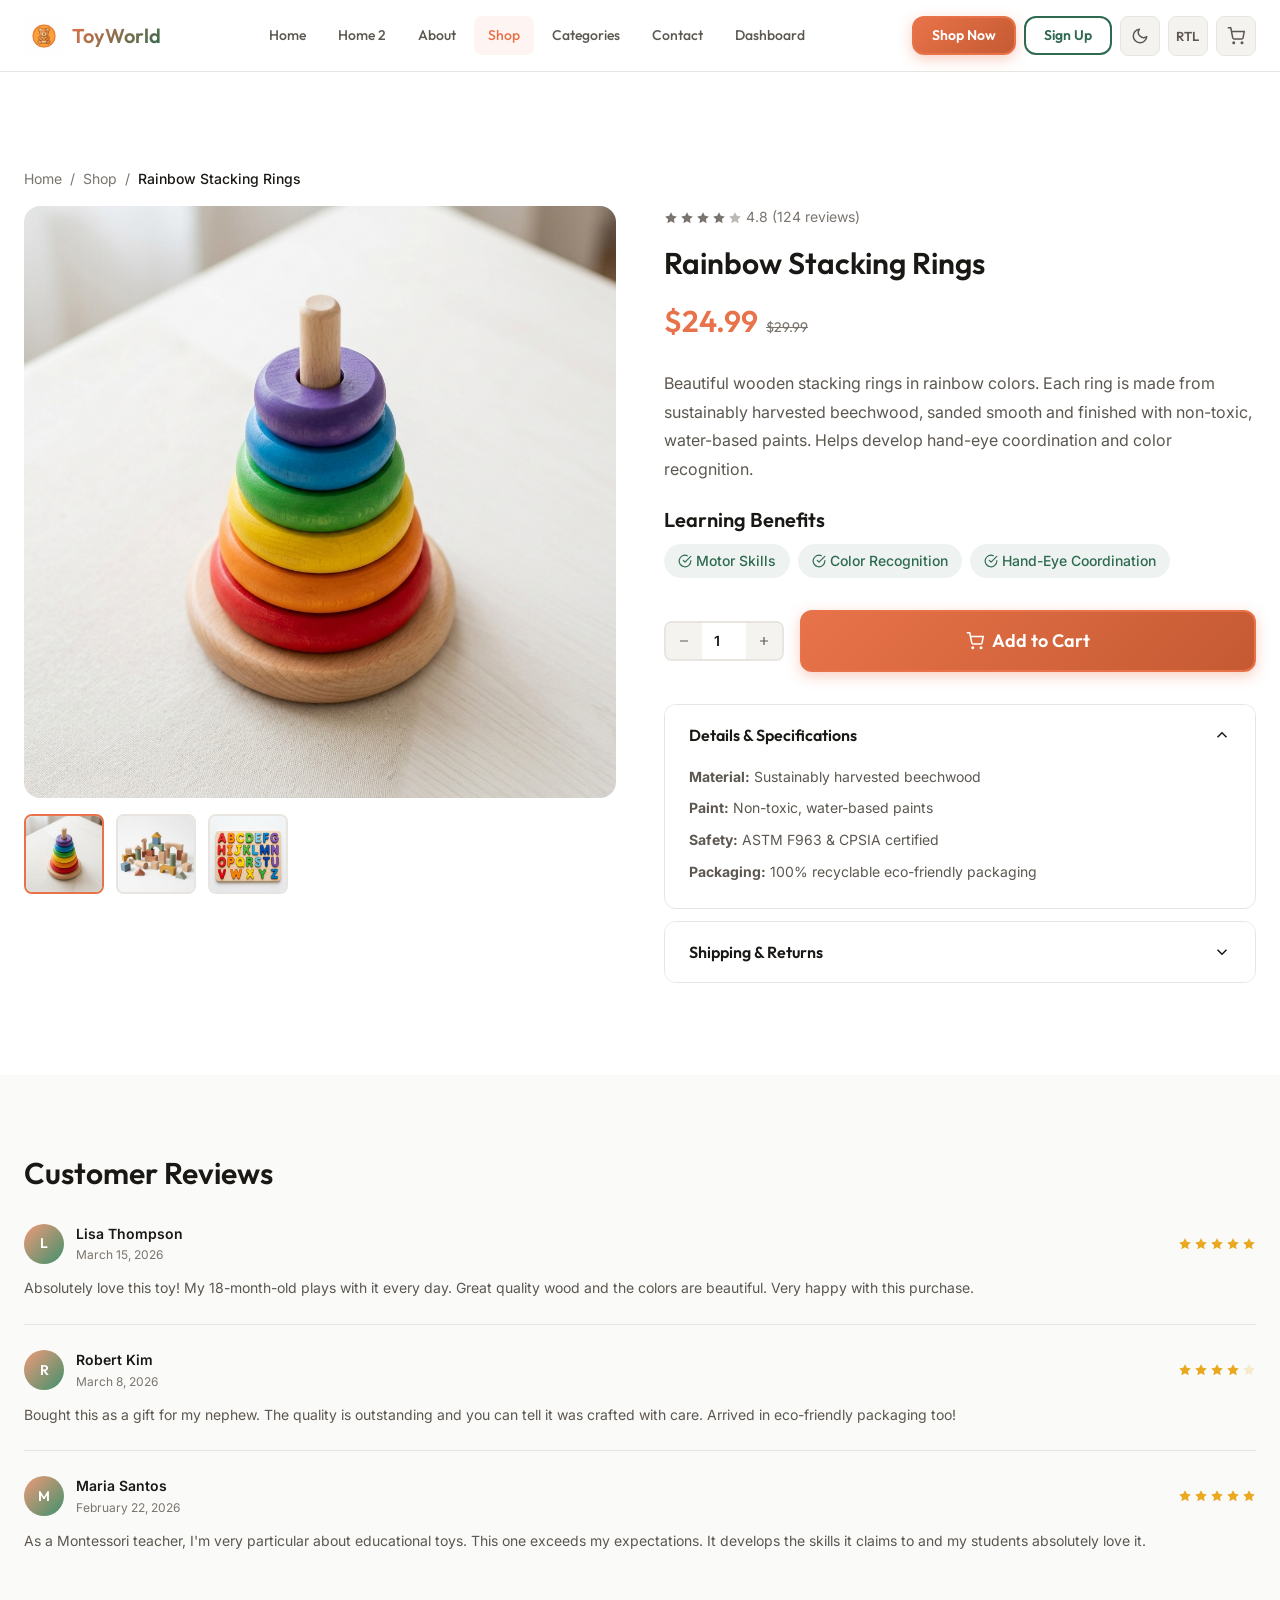
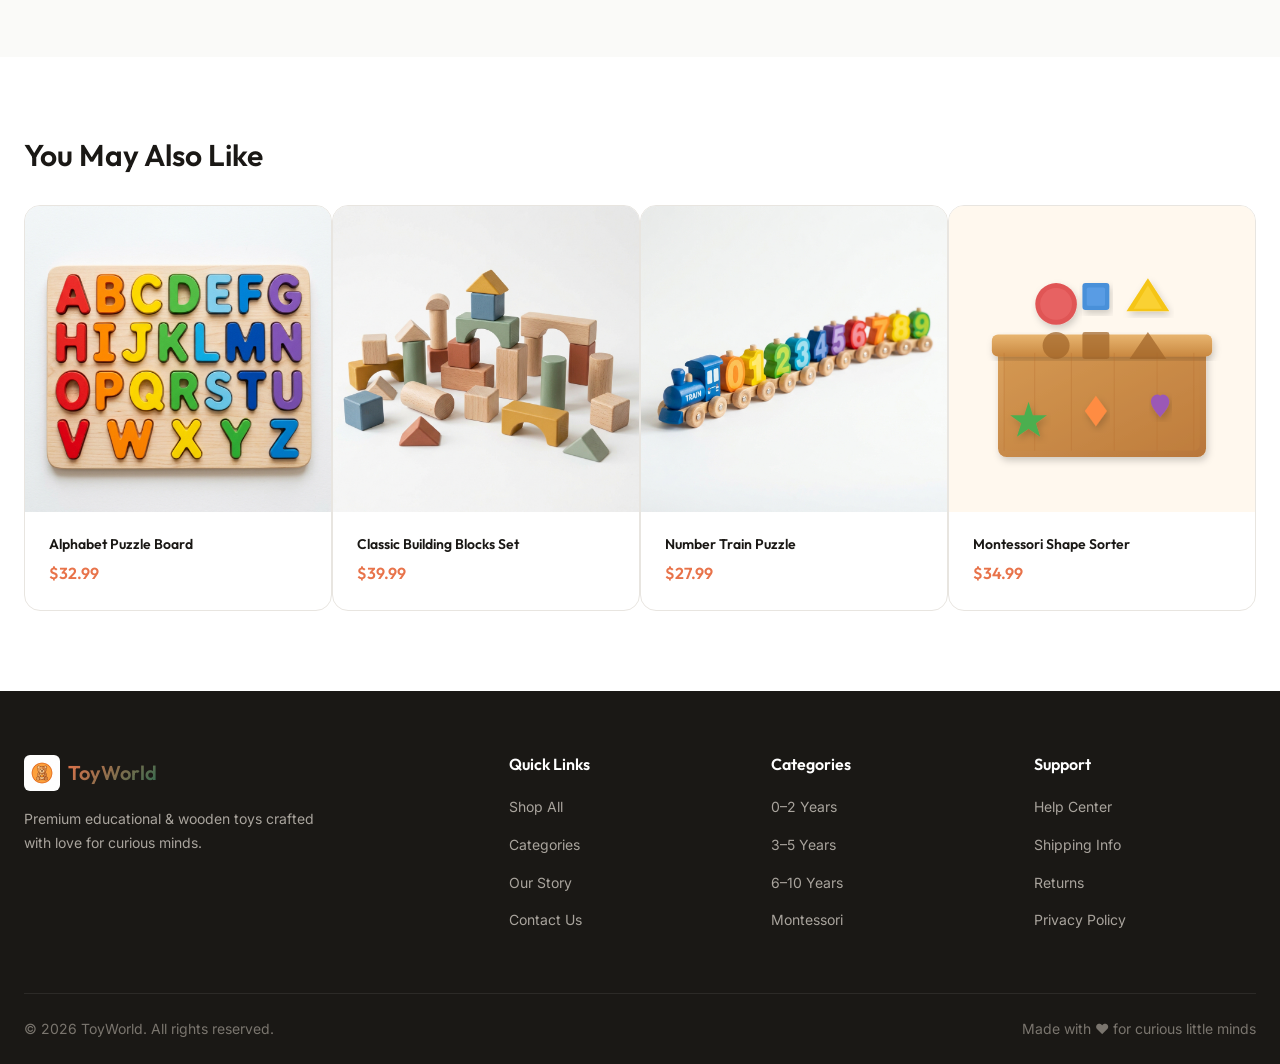
<file: product.html>
<!DOCTYPE html>
<html lang="en" dir="ltr" data-theme="light">
<head>
  <meta charset="UTF-8">
  <meta name="viewport" content="width=device-width, initial-scale=1.0">
  <title>Product Details | ToyWorld Educational Toys</title>
  <meta name="description" content="View detailed product information, learning benefits, and customer reviews for our premium educational wooden toys.">
  <link rel="stylesheet" href="css/style.css">
  <link rel="stylesheet" href="css/components.css">
  <link rel="stylesheet" href="css/pages.css">
  <link rel="stylesheet" href="css/rtl.css">
  <link rel="icon" type="image/svg+xml" href="assets/images/favicon.svg">
</head>
<body class="has-header">
  <!-- Header -->
  <header class="header"><div class="header-inner"><a href="index.html" class="header-logo"><img src="assets/images/logo.png" alt="ToyWorld Logo"><span>ToyWorld</span></a><nav class="nav-desktop"><a href="index.html" class="nav-link">Home</a><a href="home2.html" class="nav-link">Home 2</a><a href="about.html" class="nav-link">About</a><a href="shop.html" class="nav-link active">Shop</a><a href="categories.html" class="nav-link">Categories</a><a href="contact.html" class="nav-link">Contact</a><a href="dashboard.html" class="nav-link">Dashboard</a></nav><div class="header-actions"><div class="header-cta"><a href="shop.html" class="btn btn-primary btn-sm">Shop Now</a><a href="signup.html" class="btn btn-secondary btn-sm">Sign Up</a></div><button class="theme-toggle" title="Toggle Dark Mode"><svg xmlns="http://www.w3.org/2000/svg" width="18" height="18" viewBox="0 0 24 24" fill="none" stroke="currentColor" stroke-width="2"><path d="M21 12.79A9 9 0 1 1 11.21 3 7 7 0 0 0 21 12.79z"/></svg></button><button class="rtl-toggle" title="Toggle RTL">RTL</button><a href="cart.html" class="cart-btn" title="Cart"><svg xmlns="http://www.w3.org/2000/svg" width="18" height="18" viewBox="0 0 24 24" fill="none" stroke="currentColor" stroke-width="2"><circle cx="9" cy="21" r="1"/><circle cx="20" cy="21" r="1"/><path d="M1 1h4l2.68 13.39a2 2 0 0 0 2 1.61h9.72a2 2 0 0 0 2-1.61L23 6H6"/></svg><span class="cart-count" style="display:none">0</span></a><button class="nav-mobile-toggle" aria-label="Toggle menu"><div class="hamburger"><span></span><span></span><span></span></div></button></div></div></header>
  <nav class="nav-mobile"><a href="index.html" class="nav-link">Home</a><a href="home2.html" class="nav-link">Home 2</a><a href="about.html" class="nav-link">About</a><a href="shop.html" class="nav-link">Shop</a><a href="categories.html" class="nav-link">Categories</a><a href="contact.html" class="nav-link">Contact</a><a href="dashboard.html" class="nav-link">Dashboard</a><a href="shop.html" class="btn btn-primary">Shop Now</a><a href="signup.html" class="btn btn-secondary">Sign Up</a>
    <div class="nav-mobile-actions">
      <button class="theme-toggle" title="Toggle Dark Mode" aria-label="Toggle dark mode">
        <svg xmlns="http://www.w3.org/2000/svg" width="18" height="18" viewBox="0 0 24 24" fill="none" stroke="currentColor" stroke-width="2" stroke-linecap="round" stroke-linejoin="round"><path d="M21 12.79A9 9 0 1 1 11.21 3 7 7 0 0 0 21 12.79z"/></svg>
      </button>
      <button class="rtl-toggle" title="Toggle RTL" aria-label="Toggle RTL direction">RTL</button>
      <a href="cart.html" class="cart-btn" title="Cart" aria-label="Shopping cart">
        <svg xmlns="http://www.w3.org/2000/svg" width="18" height="18" viewBox="0 0 24 24" fill="none" stroke="currentColor" stroke-width="2" stroke-linecap="round" stroke-linejoin="round"><circle cx="9" cy="21" r="1"/><circle cx="20" cy="21" r="1"/><path d="M1 1h4l2.68 13.39a2 2 0 0 0 2 1.61h9.72a2 2 0 0 0 2-1.61L23 6H6"/></svg>
        <span class="cart-count" style="display:none">0</span>
      </a>
    </div>
  </nav>

  <section class="section">
    <div class="container">
      <!-- Breadcrumb -->
      <div class="breadcrumb">
        <a href="index.html">Home</a>
        <span class="separator">/</span>
        <a href="shop.html">Shop</a>
        <span class="separator">/</span>
        <span class="current" id="breadcrumb-name">Product</span>
      </div>

      <!-- Product Detail -->
      <div class="product-detail">
        <div class="product-gallery">
          <div class="product-main-image">
            <img id="product-main-img" src="assets/images/toy-stacking-rings.png" alt="Product Image">
          </div>
          <div class="product-thumbs">
            <div class="product-thumb active"><img src="assets/images/toy-stacking-rings.png" alt="View 1"></div>
            <div class="product-thumb"><img src="assets/images/toy-wooden-blocks.png" alt="View 2"></div>
            <div class="product-thumb"><img src="assets/images/toy-puzzle-alphabet.png" alt="View 3"></div>
          </div>
        </div>

        <div class="product-info">
          <div id="product-rating-display" class="product-rating mb-4"></div>
          <h1 id="product-name">Loading...</h1>
          <div class="product-price mb-6" id="product-price-display"></div>
          <p class="product-description" id="product-description"></p>

          <h5 style="margin-bottom: var(--space-3);">Learning Benefits</h5>
          <div class="product-benefits" id="product-benefits"></div>

          <div class="product-add-section">
            <div class="qty-stepper">
              <button onclick="let i=document.getElementById('product-qty');i.value=Math.max(1,parseInt(i.value)-1)">
                <svg xmlns="http://www.w3.org/2000/svg" width="14" height="14" viewBox="0 0 24 24" fill="none" stroke="currentColor" stroke-width="2"><line x1="5" y1="12" x2="19" y2="12"/></svg>
              </button>
              <input type="number" id="product-qty" value="1" min="1" readonly>
              <button onclick="let i=document.getElementById('product-qty');i.value=parseInt(i.value)+1">
                <svg xmlns="http://www.w3.org/2000/svg" width="14" height="14" viewBox="0 0 24 24" fill="none" stroke="currentColor" stroke-width="2"><line x1="12" y1="5" x2="12" y2="19"/><line x1="5" y1="12" x2="19" y2="12"/></svg>
              </button>
            </div>
            <button class="btn btn-primary btn-lg" id="add-to-cart-btn" style="flex:1;">
              <svg xmlns="http://www.w3.org/2000/svg" width="18" height="18" viewBox="0 0 24 24" fill="none" stroke="currentColor" stroke-width="2"><circle cx="9" cy="21" r="1"/><circle cx="20" cy="21" r="1"/><path d="M1 1h4l2.68 13.39a2 2 0 0 0 2 1.61h9.72a2 2 0 0 0 2-1.61L23 6H6"/></svg>
              Add to Cart
            </button>
          </div>

          <!-- Product details accordion -->
          <div class="accordion-group" style="margin-top: var(--space-6);">
            <div class="accordion-item active">
              <button class="accordion-header">Details & Specifications <svg xmlns="http://www.w3.org/2000/svg" width="18" height="18" viewBox="0 0 24 24" fill="none" stroke="currentColor" stroke-width="2"><polyline points="6 9 12 15 18 9"/></svg></button>
              <div class="accordion-body">
                <p style="margin-bottom: 8px;"><strong>Material:</strong> Sustainably harvested beechwood</p>
                <p style="margin-bottom: 8px;"><strong>Paint:</strong> Non-toxic, water-based paints</p>
                <p style="margin-bottom: 8px;"><strong>Safety:</strong> ASTM F963 & CPSIA certified</p>
                <p><strong>Packaging:</strong> 100% recyclable eco-friendly packaging</p>
              </div>
            </div>
            <div class="accordion-item">
              <button class="accordion-header">Shipping & Returns <svg xmlns="http://www.w3.org/2000/svg" width="18" height="18" viewBox="0 0 24 24" fill="none" stroke="currentColor" stroke-width="2"><polyline points="6 9 12 15 18 9"/></svg></button>
              <div class="accordion-body">
                <p style="margin-bottom: 8px;">Free shipping on orders over $50.</p>
                <p style="margin-bottom: 8px;">Standard delivery: 3-5 business days.</p>
                <p>30-day hassle-free returns on all products.</p>
              </div>
            </div>
          </div>
        </div>
      </div>
    </div>
  </section>

  <!-- Reviews -->
  <section class="section" style="background: var(--bg-secondary);">
    <div class="container">
      <h3 style="margin-bottom: var(--space-8);">Customer Reviews</h3>
      <div class="reviews-list">
        <div class="review-item">
          <div class="review-header">
            <div class="review-avatar">L</div>
            <div>
              <div class="review-name">Lisa Thompson</div>
              <div class="review-date">March 15, 2026</div>
            </div>
            <div class="stars" style="margin-left:auto;"><svg viewBox="0 0 24 24"><polygon points="12 2 15.09 8.26 22 9.27 17 14.14 18.18 21.02 12 17.77 5.82 21.02 7 14.14 2 9.27 8.91 8.26 12 2" fill="currentColor"/></svg><svg viewBox="0 0 24 24"><polygon points="12 2 15.09 8.26 22 9.27 17 14.14 18.18 21.02 12 17.77 5.82 21.02 7 14.14 2 9.27 8.91 8.26 12 2" fill="currentColor"/></svg><svg viewBox="0 0 24 24"><polygon points="12 2 15.09 8.26 22 9.27 17 14.14 18.18 21.02 12 17.77 5.82 21.02 7 14.14 2 9.27 8.91 8.26 12 2" fill="currentColor"/></svg><svg viewBox="0 0 24 24"><polygon points="12 2 15.09 8.26 22 9.27 17 14.14 18.18 21.02 12 17.77 5.82 21.02 7 14.14 2 9.27 8.91 8.26 12 2" fill="currentColor"/></svg><svg viewBox="0 0 24 24"><polygon points="12 2 15.09 8.26 22 9.27 17 14.14 18.18 21.02 12 17.77 5.82 21.02 7 14.14 2 9.27 8.91 8.26 12 2" fill="currentColor"/></svg></div>
          </div>
          <p class="review-text">Absolutely love this toy! My 18-month-old plays with it every day. Great quality wood and the colors are beautiful. Very happy with this purchase.</p>
        </div>
        <div class="review-item">
          <div class="review-header">
            <div class="review-avatar">R</div>
            <div>
              <div class="review-name">Robert Kim</div>
              <div class="review-date">March 8, 2026</div>
            </div>
            <div class="stars" style="margin-left:auto;"><svg viewBox="0 0 24 24"><polygon points="12 2 15.09 8.26 22 9.27 17 14.14 18.18 21.02 12 17.77 5.82 21.02 7 14.14 2 9.27 8.91 8.26 12 2" fill="currentColor"/></svg><svg viewBox="0 0 24 24"><polygon points="12 2 15.09 8.26 22 9.27 17 14.14 18.18 21.02 12 17.77 5.82 21.02 7 14.14 2 9.27 8.91 8.26 12 2" fill="currentColor"/></svg><svg viewBox="0 0 24 24"><polygon points="12 2 15.09 8.26 22 9.27 17 14.14 18.18 21.02 12 17.77 5.82 21.02 7 14.14 2 9.27 8.91 8.26 12 2" fill="currentColor"/></svg><svg viewBox="0 0 24 24"><polygon points="12 2 15.09 8.26 22 9.27 17 14.14 18.18 21.02 12 17.77 5.82 21.02 7 14.14 2 9.27 8.91 8.26 12 2" fill="currentColor"/></svg><svg viewBox="0 0 24 24" style="opacity:0.2"><polygon points="12 2 15.09 8.26 22 9.27 17 14.14 18.18 21.02 12 17.77 5.82 21.02 7 14.14 2 9.27 8.91 8.26 12 2" fill="currentColor"/></svg></div>
          </div>
          <p class="review-text">Bought this as a gift for my nephew. The quality is outstanding and you can tell it was crafted with care. Arrived in eco-friendly packaging too!</p>
        </div>
        <div class="review-item">
          <div class="review-header">
            <div class="review-avatar">M</div>
            <div>
              <div class="review-name">Maria Santos</div>
              <div class="review-date">February 22, 2026</div>
            </div>
            <div class="stars" style="margin-left:auto;"><svg viewBox="0 0 24 24"><polygon points="12 2 15.09 8.26 22 9.27 17 14.14 18.18 21.02 12 17.77 5.82 21.02 7 14.14 2 9.27 8.91 8.26 12 2" fill="currentColor"/></svg><svg viewBox="0 0 24 24"><polygon points="12 2 15.09 8.26 22 9.27 17 14.14 18.18 21.02 12 17.77 5.82 21.02 7 14.14 2 9.27 8.91 8.26 12 2" fill="currentColor"/></svg><svg viewBox="0 0 24 24"><polygon points="12 2 15.09 8.26 22 9.27 17 14.14 18.18 21.02 12 17.77 5.82 21.02 7 14.14 2 9.27 8.91 8.26 12 2" fill="currentColor"/></svg><svg viewBox="0 0 24 24"><polygon points="12 2 15.09 8.26 22 9.27 17 14.14 18.18 21.02 12 17.77 5.82 21.02 7 14.14 2 9.27 8.91 8.26 12 2" fill="currentColor"/></svg><svg viewBox="0 0 24 24"><polygon points="12 2 15.09 8.26 22 9.27 17 14.14 18.18 21.02 12 17.77 5.82 21.02 7 14.14 2 9.27 8.91 8.26 12 2" fill="currentColor"/></svg></div>
          </div>
          <p class="review-text">As a Montessori teacher, I'm very particular about educational toys. This one exceeds my expectations. It develops the skills it claims to and my students absolutely love it.</p>
        </div>
      </div>
    </div>
  </section>

  <!-- Related Products -->
  <section class="section">
    <div class="container">
      <h3 style="margin-bottom: var(--space-8);">You May Also Like</h3>
      <div class="grid grid-4" id="related-products"></div>
    </div>
  </section>

  <!-- Footer -->
  <footer class="footer"><div class="container"><div class="footer-grid"><div class="footer-brand"><a href="index.html" class="header-logo"><img src="assets/images/logo.png" alt="ToyWorld" style="width:36px;height:36px;"><span>ToyWorld</span></a><p>Premium educational & wooden toys crafted with love for curious minds.</p></div><div><h5>Quick Links</h5><ul class="footer-links"><li><a href="shop.html">Shop All</a></li><li><a href="categories.html">Categories</a></li><li><a href="about.html">Our Story</a></li><li><a href="contact.html">Contact Us</a></li></ul></div><div><h5>Categories</h5><ul class="footer-links"><li><a href="categories.html">0–2 Years</a></li><li><a href="categories.html">3–5 Years</a></li><li><a href="categories.html">6–10 Years</a></li><li><a href="categories.html">Montessori</a></li></ul></div><div><h5>Support</h5><ul class="footer-links"><li><a href="contact.html">Help Center</a></li><li><a href="#">Shipping Info</a></li><li><a href="#">Returns</a></li><li><a href="#">Privacy Policy</a></li></ul></div></div><div class="footer-bottom"><span>© 2026 ToyWorld. All rights reserved.</span><span>Made with ❤️ for curious little minds</span></div></div></footer>

  <script src="js/main.js"></script>
  <script src="js/shop.js"></script>
  <script>
    // Update breadcrumb with product name
    document.addEventListener('DOMContentLoaded', () => {
      setTimeout(() => {
        const name = document.getElementById('product-name')?.textContent;
        const bc = document.getElementById('breadcrumb-name');
        if (bc && name && name !== 'Loading...') bc.textContent = name;
      }, 100);

      // Thumbnail click
      document.querySelectorAll('.product-thumb').forEach(thumb => {
        thumb.addEventListener('click', () => {
          document.querySelectorAll('.product-thumb').forEach(t => t.classList.remove('active'));
          thumb.classList.add('active');
          document.getElementById('product-main-img').src = thumb.querySelector('img').src;
        });
      });
    });
  </script>
</body>
</html>
</file>
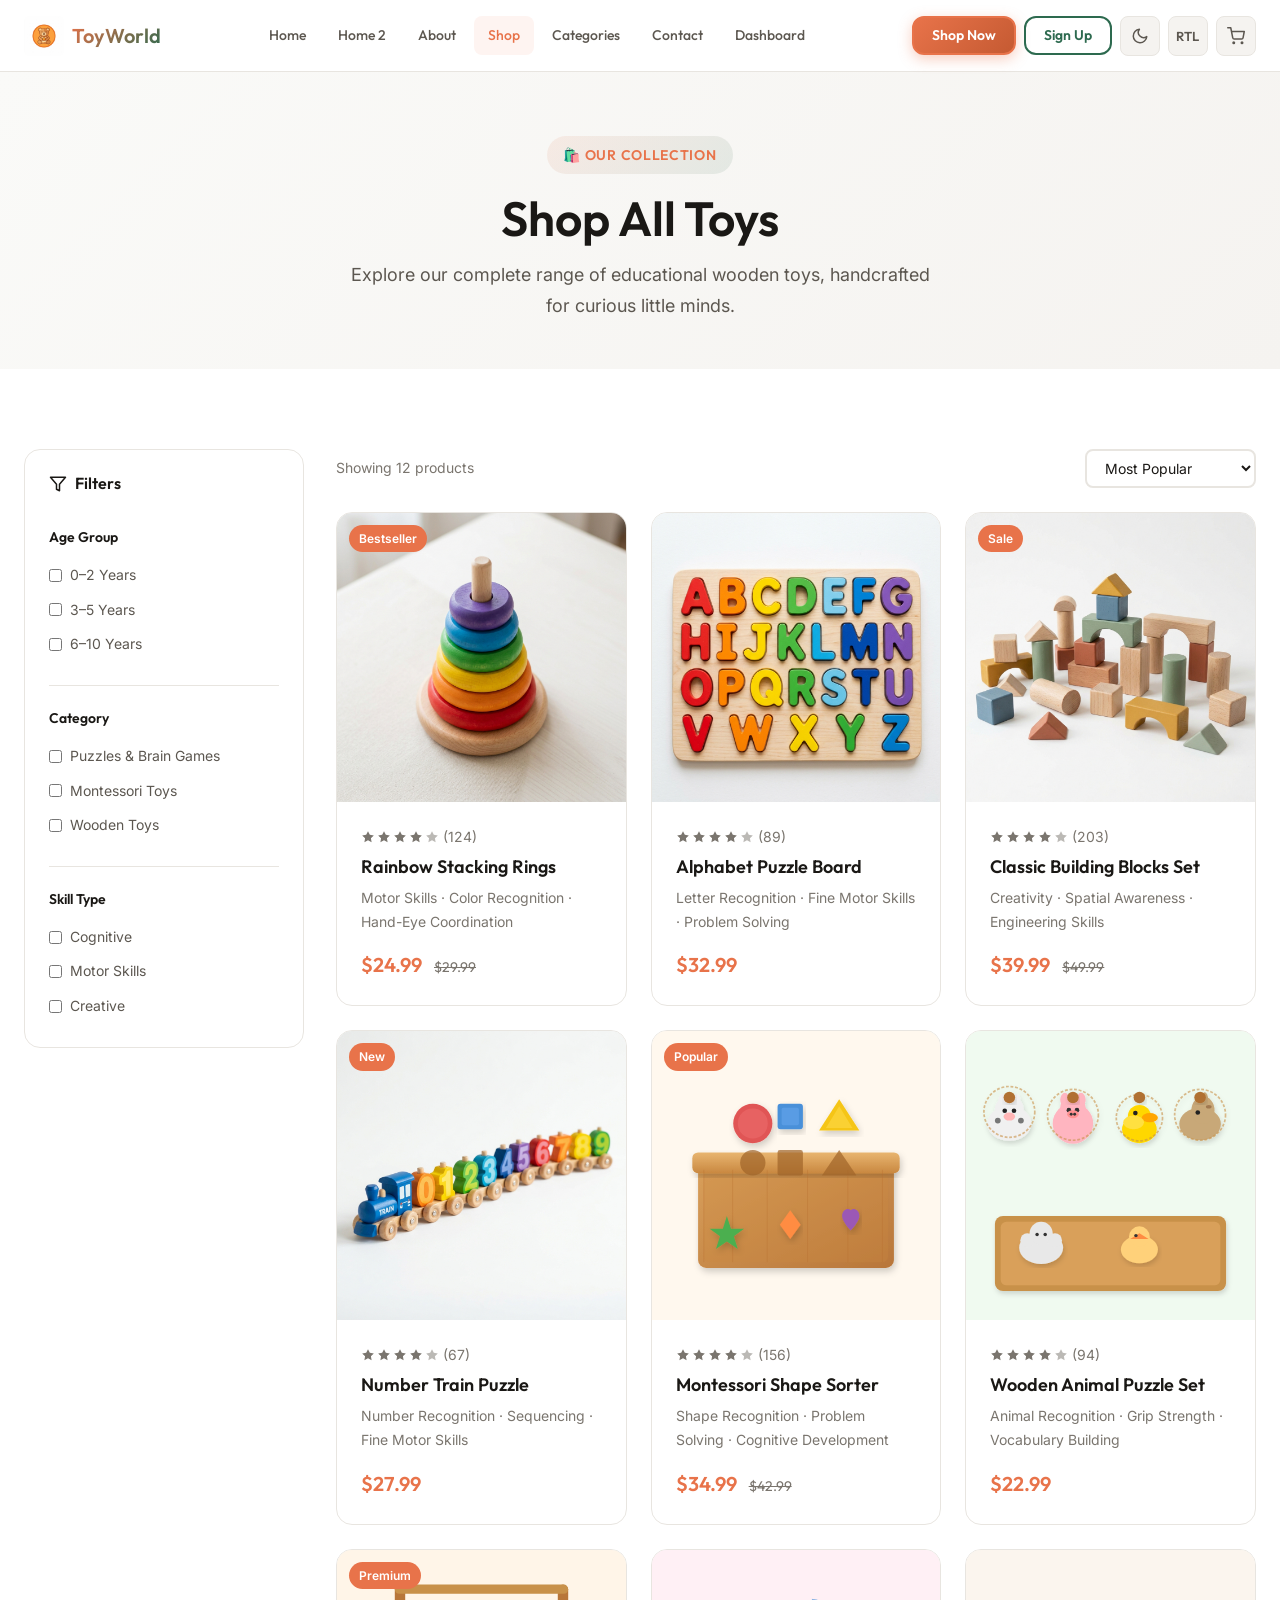
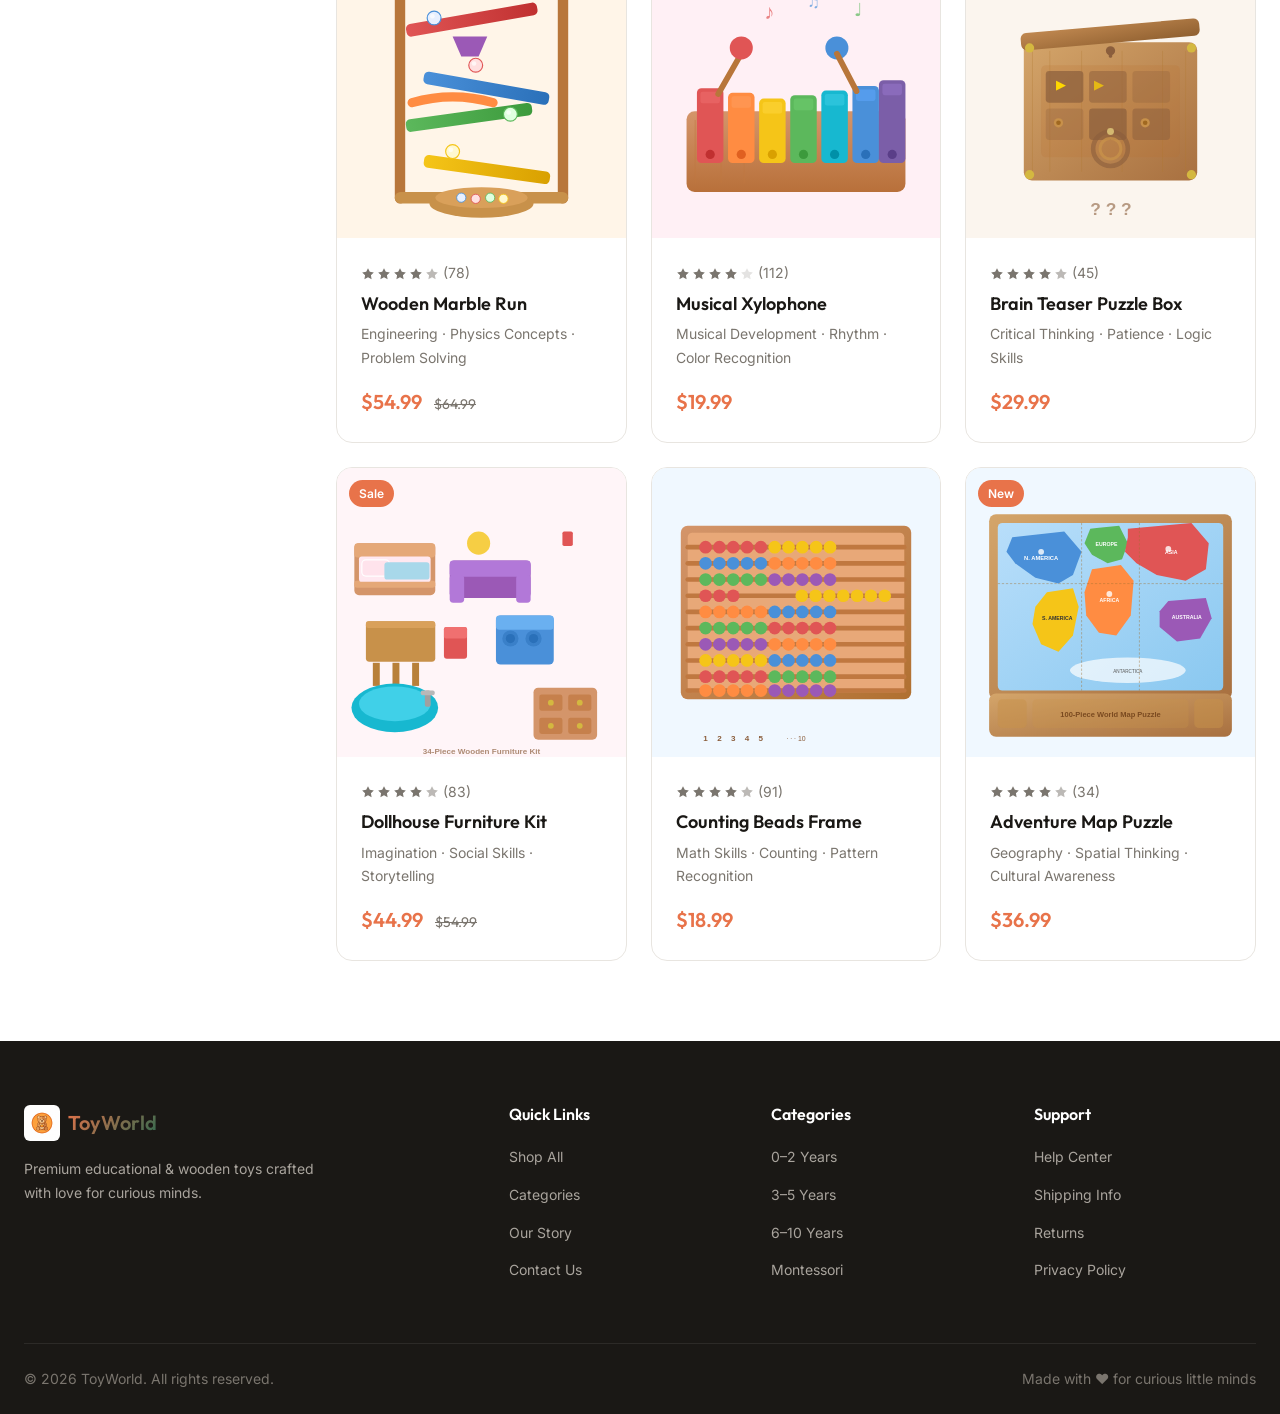
<file: shop.html>
<!DOCTYPE html>
<html lang="en" dir="ltr" data-theme="light">
<head>
  <meta charset="UTF-8">
  <meta name="viewport" content="width=device-width, initial-scale=1.0">
  <title>Shop Educational Wooden Toys | ToyWorld</title>
  <meta name="description" content="Browse our curated collection of educational wooden toys. Filter by age, category, skill type, and price. Free shipping on orders over $50.">
  <link rel="stylesheet" href="css/style.css">
  <link rel="stylesheet" href="css/components.css">
  <link rel="stylesheet" href="css/pages.css">
  <link rel="stylesheet" href="css/rtl.css">
  <link rel="icon" type="image/svg+xml" href="assets/images/favicon.svg">
</head>
<body class="has-header">
  <!-- Header -->
  <header class="header"><div class="header-inner"><a href="index.html" class="header-logo"><img src="assets/images/logo.png" alt="ToyWorld Logo"><span>ToyWorld</span></a><nav class="nav-desktop"><a href="index.html" class="nav-link">Home</a><a href="home2.html" class="nav-link">Home 2</a><a href="about.html" class="nav-link">About</a><a href="shop.html" class="nav-link active">Shop</a><a href="categories.html" class="nav-link">Categories</a><a href="contact.html" class="nav-link">Contact</a><a href="dashboard.html" class="nav-link">Dashboard</a></nav><div class="header-actions"><div class="header-cta"><a href="shop.html" class="btn btn-primary btn-sm">Shop Now</a><a href="signup.html" class="btn btn-secondary btn-sm">Sign Up</a></div><button class="theme-toggle" title="Toggle Dark Mode"><svg xmlns="http://www.w3.org/2000/svg" width="18" height="18" viewBox="0 0 24 24" fill="none" stroke="currentColor" stroke-width="2" stroke-linecap="round" stroke-linejoin="round"><path d="M21 12.79A9 9 0 1 1 11.21 3 7 7 0 0 0 21 12.79z"/></svg></button><button class="rtl-toggle" title="Toggle RTL">RTL</button><a href="cart.html" class="cart-btn" title="Cart"><svg xmlns="http://www.w3.org/2000/svg" width="18" height="18" viewBox="0 0 24 24" fill="none" stroke="currentColor" stroke-width="2" stroke-linecap="round" stroke-linejoin="round"><circle cx="9" cy="21" r="1"/><circle cx="20" cy="21" r="1"/><path d="M1 1h4l2.68 13.39a2 2 0 0 0 2 1.61h9.72a2 2 0 0 0 2-1.61L23 6H6"/></svg><span class="cart-count" style="display:none">0</span></a><button class="nav-mobile-toggle" aria-label="Toggle menu"><div class="hamburger"><span></span><span></span><span></span></div></button></div></div></header>
  <nav class="nav-mobile"><a href="index.html" class="nav-link">Home</a><a href="home2.html" class="nav-link">Home 2</a><a href="about.html" class="nav-link">About</a><a href="shop.html" class="nav-link active">Shop</a><a href="categories.html" class="nav-link">Categories</a><a href="contact.html" class="nav-link">Contact</a><a href="dashboard.html" class="nav-link">Dashboard</a><a href="shop.html" class="btn btn-primary">Shop Now</a><a href="signup.html" class="btn btn-secondary">Sign Up</a>
    <div class="nav-mobile-actions">
      <button class="theme-toggle" title="Toggle Dark Mode" aria-label="Toggle dark mode">
        <svg xmlns="http://www.w3.org/2000/svg" width="18" height="18" viewBox="0 0 24 24" fill="none" stroke="currentColor" stroke-width="2" stroke-linecap="round" stroke-linejoin="round"><path d="M21 12.79A9 9 0 1 1 11.21 3 7 7 0 0 0 21 12.79z"/></svg>
      </button>
      <button class="rtl-toggle" title="Toggle RTL" aria-label="Toggle RTL direction">RTL</button>
      <a href="cart.html" class="cart-btn" title="Cart" aria-label="Shopping cart">
        <svg xmlns="http://www.w3.org/2000/svg" width="18" height="18" viewBox="0 0 24 24" fill="none" stroke="currentColor" stroke-width="2" stroke-linecap="round" stroke-linejoin="round"><circle cx="9" cy="21" r="1"/><circle cx="20" cy="21" r="1"/><path d="M1 1h4l2.68 13.39a2 2 0 0 0 2 1.61h9.72a2 2 0 0 0 2-1.61L23 6H6"/></svg>
        <span class="cart-count" style="display:none">0</span>
      </a>
    </div>
  </nav>

  <!-- Page Header -->
  <section class="page-header">
    <div class="container">
      <span class="section-badge">🛍️ Our Collection</span>
      <h1>Shop All Toys</h1>
      <p>Explore our complete range of educational wooden toys, handcrafted for curious little minds.</p>
    </div>
  </section>

  <!-- Shop Layout -->
  <section class="section">
    <div class="container">
      <div class="shop-layout">
        <!-- Sidebar Filters -->
        <aside class="shop-sidebar" id="shop-sidebar">
          <div style="display:flex; justify-content:space-between; align-items:center; margin-bottom: var(--space-4);">
            <h4 style="display:flex;align-items:center;gap:8px;">
              <svg xmlns="http://www.w3.org/2000/svg" width="18" height="18" viewBox="0 0 24 24" fill="none" stroke="currentColor" stroke-width="2" stroke-linecap="round" stroke-linejoin="round"><polygon points="22 3 2 3 10 12.46 10 19 14 21 14 12.46 22 3"/></svg>
              Filters
            </h4>
            <button class="btn btn-sm" style="display:none;" onclick="document.getElementById('shop-sidebar').classList.remove('active')">✕ Close</button>
          </div>

          <div class="filter-group">
            <h5>Age Group</h5>
            <label class="filter-option"><input type="checkbox" data-filter="age" value="0-2"> 0–2 Years</label>
            <label class="filter-option"><input type="checkbox" data-filter="age" value="3-5"> 3–5 Years</label>
            <label class="filter-option"><input type="checkbox" data-filter="age" value="6-10"> 6–10 Years</label>
          </div>

          <div class="filter-group">
            <h5>Category</h5>
            <label class="filter-option"><input type="checkbox" data-filter="category" value="puzzles"> Puzzles & Brain Games</label>
            <label class="filter-option"><input type="checkbox" data-filter="category" value="montessori"> Montessori Toys</label>
            <label class="filter-option"><input type="checkbox" data-filter="category" value="wooden"> Wooden Toys</label>
          </div>

          <div class="filter-group">
            <h5>Skill Type</h5>
            <label class="filter-option"><input type="checkbox" data-filter="skill" value="cognitive"> Cognitive</label>
            <label class="filter-option"><input type="checkbox" data-filter="skill" value="motor"> Motor Skills</label>
            <label class="filter-option"><input type="checkbox" data-filter="skill" value="creative"> Creative</label>
          </div>
        </aside>

        <!-- Products -->
        <div>
          <div class="shop-toolbar">
            <span class="result-count">Showing 12 products</span>
            <div style="display:flex; gap: var(--space-3); align-items: center;">
              <button class="mobile-filter-btn" onclick="document.getElementById('shop-sidebar').classList.add('active')">
                <svg xmlns="http://www.w3.org/2000/svg" width="16" height="16" viewBox="0 0 24 24" fill="none" stroke="currentColor" stroke-width="2" stroke-linecap="round" stroke-linejoin="round"><polygon points="22 3 2 3 10 12.46 10 19 14 21 14 12.46 22 3"/></svg>
                Filters
              </button>
              <select id="shop-sort">
                <option value="popular">Most Popular</option>
                <option value="price-low">Price: Low to High</option>
                <option value="price-high">Price: High to Low</option>
                <option value="rating">Highest Rated</option>
                <option value="newest">Newest First</option>
              </select>
            </div>
          </div>
          <div class="products-grid" id="products-grid">
            <!-- Products rendered by JS -->
          </div>
        </div>
      </div>
    </div>
  </section>

  <!-- Footer -->
  <footer class="footer"><div class="container"><div class="footer-grid"><div class="footer-brand"><a href="index.html" class="header-logo"><img src="assets/images/logo.png" alt="ToyWorld" style="width:36px;height:36px;"><span>ToyWorld</span></a><p>Premium educational & wooden toys crafted with love for curious minds.</p></div><div><h5>Quick Links</h5><ul class="footer-links"><li><a href="shop.html">Shop All</a></li><li><a href="categories.html">Categories</a></li><li><a href="about.html">Our Story</a></li><li><a href="contact.html">Contact Us</a></li></ul></div><div><h5>Categories</h5><ul class="footer-links"><li><a href="categories.html">0–2 Years</a></li><li><a href="categories.html">3–5 Years</a></li><li><a href="categories.html">6–10 Years</a></li><li><a href="categories.html">Montessori</a></li></ul></div><div><h5>Support</h5><ul class="footer-links"><li><a href="contact.html">Help Center</a></li><li><a href="#">Shipping Info</a></li><li><a href="#">Returns</a></li><li><a href="#">Privacy Policy</a></li></ul></div></div><div class="footer-bottom"><span>© 2026 ToyWorld. All rights reserved.</span><span>Made with ❤️ for curious little minds</span></div></div></footer>

  <script src="js/main.js"></script>
  <script src="js/shop.js"></script>
</body>
</html>
</file>
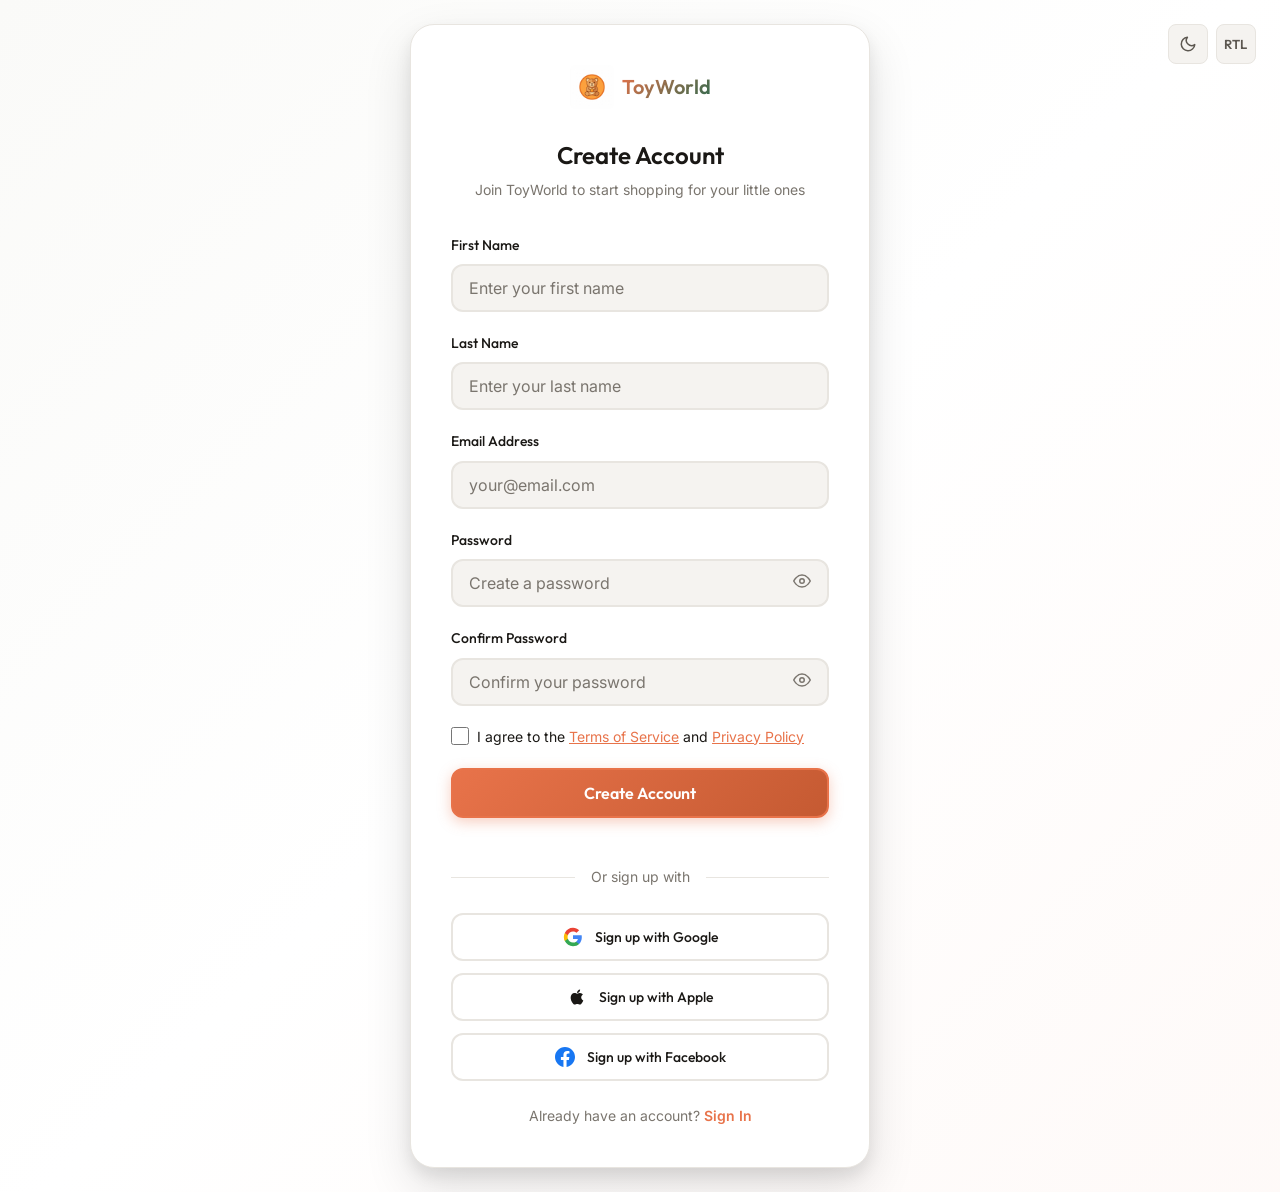
<file: signup.html>
<!DOCTYPE html>
<html lang="en" dir="ltr" data-theme="light">
<head>
  <meta charset="UTF-8">
  <meta name="viewport" content="width=device-width, initial-scale=1.0">
  <title>Sign Up — Create Your ToyWorld Account</title>
  <meta name="description" content="Create a ToyWorld account to save wishlists, set up gift registries, and track your orders.">
  <link rel="stylesheet" href="css/style.css">
  <link rel="stylesheet" href="css/components.css">
  <link rel="stylesheet" href="css/pages.css">
  <link rel="stylesheet" href="css/rtl.css">
  <link rel="icon" type="image/svg+xml" href="assets/images/favicon.svg">
</head>
<body>
  <div class="auth-page">
    <div class="auth-top-actions">
      <button class="theme-toggle" title="Toggle Dark Mode">
        <svg xmlns="http://www.w3.org/2000/svg" width="18" height="18" viewBox="0 0 24 24" fill="none" stroke="currentColor" stroke-width="2" stroke-linecap="round" stroke-linejoin="round"><path d="M21 12.79A9 9 0 1 1 11.21 3 7 7 0 0 0 21 12.79z"/></svg>
      </button>
      <button class="rtl-toggle" title="Toggle RTL">RTL</button>
    </div>

    <div class="auth-card">
      <div class="auth-logo">
        <a href="index.html" style="display: flex; align-items: center; gap: var(--space-2); color: inherit; text-decoration: none;">
          <img src="assets/images/logo.png" alt="ToyWorld">
          <span>ToyWorld</span>
        </a>
      </div>

      <h2>Create Account</h2>
      <p class="auth-subtitle">Join ToyWorld to start shopping for your little ones</p>

      <form id="signup-form">
        <div class="form-group">
          <label class="form-label" for="signup-firstname">First Name</label>
          <input type="text" id="signup-firstname" class="form-input" placeholder="Enter your first name" required>
        </div>

        <div class="form-group">
          <label class="form-label" for="signup-lastname">Last Name</label>
          <input type="text" id="signup-lastname" class="form-input" placeholder="Enter your last name" required>
        </div>

        <div class="form-group">
          <label class="form-label" for="signup-email">Email Address</label>
          <input type="email" id="signup-email" class="form-input" placeholder="your@email.com" required>
        </div>

        <div class="form-group">
          <label class="form-label" for="signup-password">Password</label>
          <div class="form-input-wrap">
            <input type="password" id="signup-password" class="form-input" placeholder="Create a password" required style="padding-right: 44px;">
            <button type="button" class="eye-toggle">
              <svg xmlns="http://www.w3.org/2000/svg" width="18" height="18" viewBox="0 0 24 24" fill="none" stroke="currentColor" stroke-width="2" stroke-linecap="round" stroke-linejoin="round"><path d="M1 12s4-8 11-8 11 8 11 8-4 8-11 8-11-8-11-8z"/><circle cx="12" cy="12" r="3"/></svg>
            </button>
          </div>
        </div>

        <div class="form-group">
          <label class="form-label" for="signup-confirm">Confirm Password</label>
          <div class="form-input-wrap">
            <input type="password" id="signup-confirm" class="form-input" placeholder="Confirm your password" required style="padding-right: 44px;">
            <button type="button" class="eye-toggle">
              <svg xmlns="http://www.w3.org/2000/svg" width="18" height="18" viewBox="0 0 24 24" fill="none" stroke="currentColor" stroke-width="2" stroke-linecap="round" stroke-linejoin="round"><path d="M1 12s4-8 11-8 11 8 11 8-4 8-11 8-11-8-11-8z"/><circle cx="12" cy="12" r="3"/></svg>
            </button>
          </div>
        </div>

        <div class="form-group">
          <label class="form-checkbox">
            <input type="checkbox" id="signup-terms" required>
            <span>I agree to the <a href="#" style="color: var(--primary); text-decoration: underline;">Terms of Service</a> and <a href="#" style="color: var(--primary); text-decoration: underline;">Privacy Policy</a></span>
          </label>
        </div>

        <button type="submit" class="btn btn-primary w-full" style="margin-bottom: var(--space-6);">Create Account</button>
      </form>

      <div class="divider">Or sign up with</div>

      <div class="social-login-group">
        <button class="social-btn" onclick="CartManager.showToast('Google signup simulated')">
          <svg width="20" height="20" viewBox="0 0 24 24"><path d="M22.56 12.25c0-.78-.07-1.53-.2-2.25H12v4.26h5.92a5.06 5.06 0 0 1-2.2 3.32v2.77h3.57c2.08-1.92 3.28-4.74 3.28-8.1z" fill="#4285F4"/><path d="M12 23c2.97 0 5.46-.98 7.28-2.66l-3.57-2.77c-.98.66-2.23 1.06-3.71 1.06-2.86 0-5.29-1.93-6.16-4.53H2.18v2.84C3.99 20.53 7.7 23 12 23z" fill="#34A853"/><path d="M5.84 14.09c-.22-.66-.35-1.36-.35-2.09s.13-1.43.35-2.09V7.07H2.18C1.43 8.55 1 10.22 1 12s.43 3.45 1.18 4.93l2.85-2.22.81-.62z" fill="#FBBC05"/><path d="M12 5.38c1.62 0 3.06.56 4.21 1.64l3.15-3.15C17.45 2.09 14.97 1 12 1 7.7 1 3.99 3.47 2.18 7.07l3.66 2.84c.87-2.6 3.3-4.53 6.16-4.53z" fill="#EA4335"/></svg>
          Sign up with Google
        </button>
        <button class="social-btn" onclick="CartManager.showToast('Apple signup simulated')">
          <svg width="20" height="20" viewBox="0 0 24 24" fill="currentColor"><path d="M17.05 20.28c-.98.95-2.05.88-3.08.4-1.09-.5-2.08-.48-3.24 0-1.44.62-2.2.44-3.06-.4C2.79 15.25 3.51 7.59 9.05 7.31c1.35.07 2.29.74 3.08.8 1.18-.24 2.31-.93 3.57-.84 1.51.12 2.65.72 3.4 1.8-3.12 1.87-2.38 5.98.48 7.13-.57 1.5-1.31 2.99-2.54 4.09zM12.03 7.25c-.15-2.23 1.66-4.07 3.74-4.25.32 2.32-2.11 4.45-3.74 4.25z"/></svg>
          Sign up with Apple
        </button>
        <button class="social-btn" onclick="CartManager.showToast('Facebook signup simulated')">
          <svg width="20" height="20" viewBox="0 0 24 24" fill="#1877F2"><path d="M24 12.073c0-6.627-5.373-12-12-12s-12 5.373-12 12c0 5.99 4.388 10.954 10.125 11.854v-8.385H7.078v-3.47h3.047V9.43c0-3.007 1.792-4.669 4.533-4.669 1.312 0 2.686.235 2.686.235v2.953H15.83c-1.491 0-1.956.925-1.956 1.874v2.25h3.328l-.532 3.47h-2.796v8.385C19.612 23.027 24 18.062 24 12.073z"/></svg>
          Sign up with Facebook
        </button>
      </div>

      <div class="auth-footer">
        Already have an account? <a href="login.html">Sign In</a>
      </div>
    </div>
  </div>

  <script src="js/main.js"></script>
  <script src="js/shop.js"></script>
  <script src="js/auth.js"></script>
</body>
</html>
</file>
<file: css/style.css>
/* ================================================
   🧸 ToyWorld — Design System
   ================================================ */

@import url('https://fonts.googleapis.com/css2?family=Outfit:wght@300;400;500;600;700;800&family=Inter:wght@300;400;500;600;700&display=swap');

/* ---- CSS Custom Properties ---- */
:root {
  /* Brand Colors */
  --primary: #E8734A;
  --primary-light: #F09A7A;
  --primary-dark: #C55A32;
  --primary-rgb: 232, 115, 74;

  --secondary: #2D6A4F;
  --secondary-light: #40916C;
  --secondary-dark: #1B4332;
  --secondary-rgb: 45, 106, 79;

  /* Neutrals */
  --white: #FFFFFF;
  --gray-50: #FAFAF8;
  --gray-100: #F5F3F0;
  --gray-200: #E8E5E0;
  --gray-300: #D4D0CA;
  --gray-400: #A9A49D;
  --gray-500: #7A756E;
  --gray-600: #5C5750;
  --gray-700: #3D3933;
  --gray-800: #2A2722;
  --gray-900: #1A1815;

  /* Semantic Colors */
  --success: #40916C;
  --warning: #E9A820;
  --error: #D64045;
  --info: #4A90D9;

  /* Theme (Light Mode Defaults) */
  --bg-primary: #FFFFFF;
  --bg-secondary: #FAFAF8;
  --bg-tertiary: #F5F3F0;
  --bg-card: #FFFFFF;
  --bg-overlay: rgba(0, 0, 0, 0.5);

  --text-primary: #1A1815;
  --text-secondary: #5C5750;
  --text-tertiary: #7A756E;
  --text-inverse: #FFFFFF;

  --border-color: #E8E5E0;
  --border-focus: #E8734A;

  --shadow-sm: 0 1px 3px rgba(0,0,0,0.06), 0 1px 2px rgba(0,0,0,0.04);
  --shadow-md: 0 4px 12px rgba(0,0,0,0.08), 0 2px 4px rgba(0,0,0,0.04);
  --shadow-lg: 0 12px 32px rgba(0,0,0,0.1), 0 4px 8px rgba(0,0,0,0.06);
  --shadow-xl: 0 20px 48px rgba(0,0,0,0.12), 0 8px 16px rgba(0,0,0,0.08);

  /* Typography */
  --font-heading: 'Outfit', sans-serif;
  --font-body: 'Inter', sans-serif;

  --text-xs: 0.75rem;
  --text-sm: 0.875rem;
  --text-base: 1rem;
  --text-lg: 1.125rem;
  --text-xl: 1.25rem;
  --text-2xl: 1.5rem;
  --text-3xl: 1.875rem;
  --text-4xl: 2.25rem;
  --text-5xl: 3rem;
  --text-6xl: 3.75rem;

  /* Spacing */
  --space-1: 0.25rem;
  --space-2: 0.5rem;
  --space-3: 0.75rem;
  --space-4: 1rem;
  --space-5: 1.25rem;
  --space-6: 1.5rem;
  --space-8: 2rem;
  --space-10: 2.5rem;
  --space-12: 3rem;
  --space-16: 4rem;
  --space-20: 5rem;
  --space-24: 6rem;

  /* Border Radius */
  --radius-sm: 6px;
  --radius-md: 8px;
  --radius-lg: 12px;
  --radius-xl: 16px;
  --radius-2xl: 24px;
  --radius-full: 9999px;

  /* Transitions */
  --transition-fast: 150ms ease;
  --transition-base: 300ms ease;
  --transition-slow: 500ms ease;

  /* Container */
  --container-max: 1280px;
  --container-padding: 1.5rem;

  /* Header */
  --header-height: 72px;
}

/* ---- Dark Mode ---- */
[data-theme="dark"] {
  --bg-primary: #000000;
  --bg-secondary: #000000;
  --bg-tertiary: #000000;
  --bg-card: #000000;
  --bg-overlay: rgba(0, 0, 0, 0.8);

  --text-primary: #F0ECE6;
  --text-secondary: #B8B4AE;
  --text-tertiary: #8A867F;
  --text-inverse: #1A1815;

  --border-color: #222222;
  --border-focus: #F09A7A;

  --shadow-sm: 0 1px 3px rgba(0,0,0,0.4), 0 1px 2px rgba(0,0,0,0.3);
  --shadow-md: 0 4px 12px rgba(0,0,0,0.5), 0 2px 4px rgba(0,0,0,0.3);
  --shadow-lg: 0 12px 32px rgba(0,0,0,0.6), 0 4px 8px rgba(0,0,0,0.4);
  --shadow-xl: 0 20px 48px rgba(0,0,0,0.7), 0 8px 16px rgba(0,0,0,0.5);
}

/* ---- Base Reset ---- */
*, *::before, *::after {
  margin: 0;
  padding: 0;
  box-sizing: border-box;
}

html {
  scroll-behavior: smooth;
  font-size: 16px;
}

body {
  font-family: var(--font-body);
  font-size: var(--text-base);
  line-height: 1.6;
  color: var(--text-primary);
  background-color: var(--bg-primary);
  transition: background-color var(--transition-base), color var(--transition-base);
  -webkit-font-smoothing: antialiased;
  -moz-osx-font-smoothing: grayscale;
  overflow-x: hidden;
}

/* RTL Support */
[dir="rtl"] body {
  direction: rtl;
  text-align: right;
}

img {
  max-width: 100%;
  width: 100%;
  height: 100%;
  object-fit: cover;
  display: block;
}

a {
  color: inherit;
  text-decoration: none;
  transition: color var(--transition-fast);
}

ul, ol {
  list-style: none;
}

button {
  cursor: pointer;
  border: none;
  background: none;
  font-family: inherit;
  font-size: inherit;
  color: inherit;
}

input, textarea, select {
  font-family: inherit;
  font-size: inherit;
  color: inherit;
}

h1, h2, h3, h4, h5, h6 {
  font-family: var(--font-heading);
  font-weight: 600;
  line-height: 1.2;
  color: var(--text-primary);
}

h1 { font-size: var(--text-5xl); }
h2 { font-size: var(--text-4xl); }
h3 { font-size: var(--text-3xl); }
h4 { font-size: var(--text-2xl); }
h5 { font-size: var(--text-xl); }
h6 { font-size: var(--text-lg); }

p {
  color: var(--text-secondary);
  line-height: 1.7;
  font-weight: 400;
}

/* ---- Utility Classes ---- */
.container {
  max-width: var(--container-max);
  margin: 0 auto;
  padding: 0 var(--container-padding);
}

.section {
  padding: var(--space-20) 0;
}

.section-sm {
  padding: var(--space-12) 0;
}

.text-center { text-align: center; }
.text-left { text-align: left; }
.text-right { text-align: right; }

.flex { display: flex; }
.flex-col { flex-direction: column; }
.flex-wrap { flex-wrap: wrap; }
.items-center { align-items: center; }
.items-start { align-items: flex-start; }
.justify-center { justify-content: center; }
.justify-between { justify-content: space-between; }
.justify-end { justify-content: flex-end; }
.gap-1 { gap: var(--space-1); }
.gap-2 { gap: var(--space-2); }
.gap-3 { gap: var(--space-3); }
.gap-4 { gap: var(--space-4); }
.gap-6 { gap: var(--space-6); }
.gap-8 { gap: var(--space-8); }

.grid { display: grid; }
.grid-2 { grid-template-columns: repeat(2, 1fr); }
.grid-3 { grid-template-columns: repeat(3, 1fr); }
.grid-4 { grid-template-columns: repeat(4, 1fr); }

.relative { position: relative; }
.hidden { display: none; }
.overflow-hidden { overflow: hidden; }

.w-full { width: 100%; }
.mx-auto { margin-left: auto; margin-right: auto; }

.mb-2 { margin-bottom: var(--space-2); }
.mb-4 { margin-bottom: var(--space-4); }
.mb-6 { margin-bottom: var(--space-6); }
.mb-8 { margin-bottom: var(--space-8); }
.mb-12 { margin-bottom: var(--space-12); }

/* Section Headers */
.section-header {
  text-align: center;
  margin-bottom: var(--space-12);
}

.section-header h2 {
  margin-bottom: var(--space-4);
}

.section-header .section-subtitle {
  font-size: var(--text-lg);
  color: var(--text-tertiary);
  max-width: 640px;
  margin: 0 auto;
}

.section-badge {
  display: inline-flex;
  align-items: center;
  gap: var(--space-2);
  background: linear-gradient(135deg, rgba(var(--primary-rgb), 0.1), rgba(var(--secondary-rgb), 0.1));
  color: var(--primary);
  font-size: var(--text-sm);
  font-weight: 600;
  padding: var(--space-2) var(--space-4);
  border-radius: var(--radius-full);
  margin-bottom: var(--space-4);
  font-family: var(--font-heading);
  text-transform: uppercase;
  letter-spacing: 0.05em;
}

/* ---- Responsive ---- */
@media (max-width: 1024px) {
  .grid-4 { grid-template-columns: repeat(2, 1fr); }
  .grid-3 { grid-template-columns: repeat(2, 1fr); }
  h1 { font-size: var(--text-4xl); }
  h2 { font-size: var(--text-3xl); }
}

@media (max-width: 768px) {
  :root {
    --container-padding: 1rem;
  }
  .grid-4, .grid-3, .grid-2 { grid-template-columns: 1fr; }
  .section { padding: var(--space-12) 0; }
  h1 { font-size: var(--text-3xl); }
  h2 { font-size: var(--text-2xl); }
  h3 { font-size: var(--text-xl); }
}

/* ---- Animations ---- */
@keyframes fadeInUp {
  from {
    opacity: 0;
    transform: translateY(24px);
  }
  to {
    opacity: 1;
    transform: translateY(0);
  }
}

@keyframes fadeIn {
  from { opacity: 0; }
  to { opacity: 1; }
}

@keyframes slideInRight {
  from {
    opacity: 0;
    transform: translateX(24px);
  }
  to {
    opacity: 1;
    transform: translateX(0);
  }
}

@keyframes slideInLeft {
  from {
    opacity: 0;
    transform: translateX(-24px);
  }
  to {
    opacity: 1;
    transform: translateX(0);
  }
}

@keyframes pulse {
  0%, 100% { transform: scale(1); }
  50% { transform: scale(1.05); }
}

@keyframes float {
  0%, 100% { transform: translateY(0); }
  50% { transform: translateY(-8px); }
}

@keyframes shimmer {
  0% { background-position: -200% 0; }
  100% { background-position: 200% 0; }
}

.animate-fade-in-up {
  animation: fadeInUp 0.6s ease forwards;
}

.animate-fade-in {
  animation: fadeIn 0.6s ease forwards;
}

.animate-slide-right {
  animation: slideInRight 0.6s ease forwards;
}

.animate-float {
  animation: float 3s ease-in-out infinite;
}

/* Stagger animation delays */
.delay-1 { animation-delay: 0.1s; }
.delay-2 { animation-delay: 0.2s; }
.delay-3 { animation-delay: 0.3s; }
.delay-4 { animation-delay: 0.4s; }
.delay-5 { animation-delay: 0.5s; }

/* ---- Scrollbar ---- */
::-webkit-scrollbar {
  width: 8px;
}

::-webkit-scrollbar-track {
  background: var(--bg-secondary);
}

::-webkit-scrollbar-thumb {
  background: var(--gray-400);
  border-radius: var(--radius-full);
}

::-webkit-scrollbar-thumb:hover {
  background: var(--gray-500);
}

/* Selection */
::selection {
  background: rgba(var(--primary-rgb), 0.2);
  color: var(--text-primary);
}
</file>
<file: css/components.css>
/* ================================================
   🧸 ToyWorld — Reusable Components
   ================================================ */

/* ---- Buttons ---- */
.btn {
  display: inline-flex;
  align-items: center;
  justify-content: center;
  gap: var(--space-2);
  padding: 12px 28px;
  font-family: var(--font-heading);
  font-weight: 600;
  font-size: var(--text-base);
  border-radius: var(--radius-lg);
  transition: all var(--transition-base);
  cursor: pointer;
  border: 2px solid transparent;
  text-decoration: none;
  white-space: nowrap;
  line-height: 1.4;
}

.btn-primary {
  background: linear-gradient(135deg, var(--primary), var(--primary-dark));
  color: var(--white);
  border-color: var(--primary);
  box-shadow: 0 4px 14px rgba(var(--primary-rgb), 0.35);
}

.btn-primary:hover {
  background: linear-gradient(135deg, var(--primary-light), var(--primary));
  transform: translateY(-2px);
  box-shadow: 0 6px 20px rgba(var(--primary-rgb), 0.45);
}

.btn-primary:active {
  transform: translateY(0);
}

.btn-secondary {
  background: transparent;
  color: var(--secondary);
  border-color: var(--secondary);
}

.btn-secondary:hover {
  background: var(--secondary);
  color: var(--white);
  transform: translateY(-2px);
  box-shadow: 0 4px 14px rgba(var(--secondary-rgb), 0.35);
}

.btn-sm {
  padding: 8px 18px;
  font-size: var(--text-sm);
}

.btn-lg {
  padding: 16px 36px;
  font-size: var(--text-lg);
}

.btn-icon {
  width: 44px;
  height: 44px;
  padding: 0;
  border-radius: var(--radius-md);
  display: inline-flex;
  align-items: center;
  justify-content: center;
  background: var(--bg-tertiary);
  color: var(--text-secondary);
  transition: all var(--transition-base);
}

.btn-icon:hover {
  background: var(--primary);
  color: var(--white);
}

.btn-icon svg {
  width: 20px;
  height: 20px;
}

/* ---- Header / Navbar ---- */
.header {
  position: fixed;
  top: 0;
  left: 0;
  right: 0;
  z-index: 1000;
  height: var(--header-height);
  background: var(--bg-primary);
  border-bottom: 1px solid var(--border-color);
  transition: all var(--transition-base);
  backdrop-filter: blur(12px);
}

.has-header {
  padding-top: var(--header-height);
}

[data-theme="dark"] .header {
  background: rgba(0, 0, 0, 0.95);
}

.header-inner {
  display: flex;
  align-items: center;
  justify-content: space-between;
  height: 100%;
  max-width: var(--container-max);
  margin: 0 auto;
  padding: 0 var(--container-padding);
}

.header-logo {
  display: flex;
  align-items: center;
  gap: var(--space-2);
  font-family: var(--font-heading);
  font-weight: 600;
  font-size: var(--text-xl);
  color: var(--text-primary);
  text-decoration: none;
  flex-shrink: 0;
}

.header-logo img {
  width: 40px;
  height: 40px;
  object-fit: contain;
  border-radius: var(--radius-sm);
}

.header-logo span {
  background: linear-gradient(135deg, var(--primary), var(--secondary));
  -webkit-background-clip: text;
  -webkit-text-fill-color: transparent;
  background-clip: text;
}

/* Desktop Nav */
.nav-desktop {
  display: flex;
  align-items: center;
  gap: var(--space-1);
}

.nav-link {
  padding: 8px 14px;
  font-family: var(--font-heading);
  font-weight: 500;
  font-size: var(--text-sm);
  color: var(--text-secondary);
  border-radius: var(--radius-md);
  transition: all var(--transition-fast);
  white-space: nowrap;
}

.nav-link:hover,
.nav-link.active {
  color: var(--primary);
  background: rgba(var(--primary-rgb), 0.08);
}

/* Header Actions */
.header-actions {
  display: flex;
  align-items: center;
  gap: var(--space-2);
  flex-shrink: 0;
}

.theme-toggle,
.rtl-toggle {
  width: 40px;
  height: 40px;
  display: inline-flex;
  align-items: center;
  justify-content: center;
  border-radius: var(--radius-md);
  background: var(--bg-tertiary);
  color: var(--text-secondary);
  cursor: pointer;
  transition: all var(--transition-fast);
  border: 1px solid var(--border-color);
  font-family: var(--font-heading);
  font-weight: 600;
  font-size: 13px;
  letter-spacing: 0.5px;
}

.theme-toggle:hover,
.rtl-toggle:hover {
  background: var(--primary);
  color: var(--white);
  border-color: var(--primary);
}

.theme-toggle svg,
.rtl-toggle svg {
  width: 18px;
  height: 18px;
}

.cart-btn {
  position: relative;
  width: 40px;
  height: 40px;
  display: inline-flex;
  align-items: center;
  justify-content: center;
  border-radius: var(--radius-md);
  background: var(--bg-tertiary);
  color: var(--text-secondary);
  transition: all var(--transition-fast);
  border: 1px solid var(--border-color);
}

.cart-btn:hover {
  background: var(--primary);
  color: var(--white);
  border-color: var(--primary);
}

.cart-btn svg {
  width: 18px;
  height: 18px;
}

.cart-count {
  position: absolute;
  top: -4px;
  right: -4px;
  background: var(--primary);
  color: var(--white);
  font-size: 10px;
  font-weight: 600;
  width: 18px;
  height: 18px;
  border-radius: var(--radius-full);
  display: flex;
  align-items: center;
  justify-content: center;
}

[dir="rtl"] .cart-count {
  right: auto;
  left: -4px;
}

/* Mobile Nav Toggle */
.nav-mobile-toggle {
  display: none;
  width: 40px;
  height: 40px;
  align-items: center;
  justify-content: center;
  border-radius: var(--radius-md);
  background: var(--bg-tertiary);
  color: var(--text-secondary);
  cursor: pointer;
  border: 1px solid var(--border-color);
}

.hamburger {
  width: 20px;
  height: 14px;
  position: relative;
}

.hamburger span {
  display: block;
  width: 100%;
  height: 2px;
  background: currentColor;
  border-radius: 2px;
  position: absolute;
  left: 0;
  transition: all var(--transition-fast);
}

.hamburger span:nth-child(1) { top: 0; }
.hamburger span:nth-child(2) { top: 6px; }
.hamburger span:nth-child(3) { top: 12px; }

.nav-mobile-toggle.active .hamburger span:nth-child(1) {
  top: 6px;
  transform: rotate(45deg);
}

.nav-mobile-toggle.active .hamburger span:nth-child(2) {
  opacity: 0;
}

.nav-mobile-toggle.active .hamburger span:nth-child(3) {
  top: 6px;
  transform: rotate(-45deg);
}

/* Mobile Nav Drawer */
.nav-mobile {
  position: fixed;
  top: var(--header-height);
  left: 0;
  right: 0;
  bottom: 0;
  background: var(--bg-primary);
  z-index: 999;
  padding: var(--space-6);
  display: flex;
  flex-direction: column;
  gap: var(--space-2);
  transform: translateX(-100%);
  transition: transform var(--transition-base);
  overflow-y: auto;
}

[dir="rtl"] .nav-mobile {
  transform: translateX(100%);
}

.nav-mobile.active {
  transform: translateX(0);
}

.nav-mobile .nav-link {
  font-size: var(--text-lg);
  padding: var(--space-3) var(--space-4);
}

.nav-mobile .btn {
  width: 100%;
}

.nav-mobile .btn:first-of-type {
  margin-top: var(--space-4);
}

/* Header CTA buttons */
.header-cta {
  display: flex;
  align-items: center;
  gap: var(--space-2);
}

@media (max-width: 1024px) {
  .nav-desktop {
    display: none;
  }
  .header-actions .header-cta {
    display: none;
  }
  .header-actions .theme-toggle,
  .header-actions .rtl-toggle,
  .header-actions .cart-btn {
    display: none;
  }
  .nav-mobile-toggle {
    display: flex;
  }

  /* Mobile Nav Actions */
  .nav-mobile-actions {
    display: flex;
    align-items: center;
    justify-content: space-between;
    margin-top: auto;
    padding-top: var(--space-6);
    border-top: 1px solid var(--border-color);
    gap: var(--space-4);
  }

  .nav-mobile-actions .theme-toggle,
  .nav-mobile-actions .rtl-toggle,
  .nav-mobile-actions .cart-btn {
    flex: 1;
    height: 48px;
    display: flex;
    align-items: center;
    justify-content: center;
    background: var(--bg-secondary);
    border-radius: var(--radius-lg);
    border: 1px solid var(--border-color);
    color: var(--text-primary);
    transition: all var(--transition-base);
  }

  .nav-mobile-actions .theme-toggle:active,
  .nav-mobile-actions .rtl-toggle:active,
  .nav-mobile-actions .cart-btn:active {
    scale: 0.95;
    background: var(--bg-tertiary);
  }

  .nav-mobile-actions .rtl-toggle {
    font-size: var(--text-xs);
    font-weight: 600;
    text-transform: uppercase;
    letter-spacing: 0.05em;
  }

  .nav-mobile-actions .cart-btn {
    position: relative;
    text-decoration: none;
  }

  .nav-mobile-actions .cart-count {
    position: absolute;
    top: -5px;
    right: -5px;
    background: var(--primary);
    color: var(--white);
    font-size: 10px;
    font-weight: 600;
    width: 18px;
    height: 18px;
    border-radius: 50%;
    display: flex;
    align-items: center;
    justify-content: center;
    border: 2px solid var(--bg-secondary);
  }
}

/* ---- Cards ---- */
.card {
  background: var(--bg-card);
  border-radius: var(--radius-xl);
  border: 1px solid var(--border-color);
  overflow: hidden;
  transition: all var(--transition-base);
}

.card:hover {
  box-shadow: var(--shadow-lg);
  transform: translateY(-4px);
}

.card-img {
  width: 100%;
  height: 240px;
  object-fit: cover;
}

.card-body {
  padding: var(--space-6);
}

.card-title {
  font-family: var(--font-heading);
  font-weight: 600;
  font-size: var(--text-lg);
  margin-bottom: var(--space-2);
}

.card-text {
  font-size: var(--text-sm);
  color: var(--text-tertiary);
  margin-bottom: var(--space-4);
}

/* Product Card */
.product-card {
  position: relative;
}

.product-card .card-img-wrap {
  position: relative;
  overflow: hidden;
  background: var(--bg-tertiary);
  aspect-ratio: 1;
}

.product-card .card-img {
  height: 100%;
  width: 100%;
  object-fit: cover;
  transition: transform var(--transition-slow);
}

.product-card:hover .card-img {
  transform: scale(1.08);
}

.product-card .product-badge {
  position: absolute;
  top: var(--space-3);
  left: var(--space-3);
  background: var(--primary);
  color: var(--white);
  font-size: var(--text-xs);
  font-weight: 600;
  padding: 4px 10px;
  border-radius: var(--radius-full);
  z-index: 2;
}

[dir="rtl"] .product-card .product-badge {
  left: auto;
  right: var(--space-3);
}

.product-card .quick-add {
  position: absolute;
  bottom: var(--space-3);
  right: var(--space-3);
  width: 40px;
  height: 40px;
  border-radius: var(--radius-full);
  background: var(--primary);
  color: var(--white);
  display: flex;
  align-items: center;
  justify-content: center;
  opacity: 0;
  transform: translateY(8px);
  transition: all var(--transition-base);
  box-shadow: var(--shadow-md);
  cursor: pointer;
  border: none;
}

[dir="rtl"] .product-card .quick-add {
  right: auto;
  left: var(--space-3);
}

.product-card:hover .quick-add {
  opacity: 1;
  transform: translateY(0);
}

.product-card .quick-add svg {
  width: 18px;
  height: 18px;
}

.product-price {
  font-family: var(--font-heading);
  font-weight: 600;
  font-size: var(--text-xl);
  color: var(--primary);
}

.product-price .original-price {
  font-size: var(--text-sm);
  color: var(--text-tertiary);
  text-decoration: line-through;
  font-weight: 400;
  margin-left: var(--space-2);
}

[dir="rtl"] .product-price .original-price {
  margin-left: 0;
  margin-right: var(--space-2);
}

.product-rating {
  display: flex;
  align-items: center;
  gap: var(--space-1);
  font-size: var(--text-sm);
  color: var(--warning);
}

.product-rating span {
  color: var(--text-tertiary);
}

/* Star display */
.stars {
  display: inline-flex;
  gap: 2px;
  color: var(--warning);
}

.stars svg {
  width: 14px;
  height: 14px;
  fill: currentColor;
}

/* ---- Category Card ---- */
.category-card {
  position: relative;
  border-radius: var(--radius-xl);
  overflow: hidden;
  cursor: pointer;
  aspect-ratio: 4/3;
}

.category-card img {
  width: 100%;
  height: 100%;
  object-fit: cover;
  transition: transform var(--transition-slow);
}

.category-card:hover img {
  transform: scale(1.1);
}

.category-card .category-overlay {
  position: absolute;
  inset: 0;
  background: linear-gradient(to top, rgba(0,0,0,0.7) 0%, rgba(0,0,0,0.1) 60%);
  display: flex;
  flex-direction: column;
  justify-content: flex-end;
  padding: var(--space-6);
  transition: background var(--transition-base);
}

.category-card:hover .category-overlay {
  background: linear-gradient(to top, rgba(0,0,0,0.8) 0%, rgba(0,0,0,0.2) 60%);
}

.category-card .category-title {
  color: var(--white);
  font-family: var(--font-heading);
  font-weight: 600;
  font-size: var(--text-xl);
  margin-bottom: var(--space-1);
}

.category-card .category-count {
  color: rgba(255,255,255,0.75);
  font-size: var(--text-sm);
}

/* ---- Testimonial Card ---- */
.testimonial-card {
  background: var(--bg-card);
  border-radius: var(--radius-xl);
  padding: var(--space-8);
  border: 1px solid var(--border-color);
  transition: all var(--transition-base);
}

.testimonial-card:hover {
  box-shadow: var(--shadow-lg);
  border-color: var(--primary);
}

.testimonial-quote {
  font-size: var(--text-lg);
  font-style: italic;
  color: var(--text-secondary);
  margin-bottom: var(--space-6);
  line-height: 1.7;
  position: relative;
  padding-left: var(--space-6);
}

[dir="rtl"] .testimonial-quote {
  padding-left: 0;
  padding-right: var(--space-6);
}

.testimonial-quote::before {
  content: '"';
  position: absolute;
  left: 0;
  top: -4px;
  font-size: var(--text-4xl);
  font-family: var(--font-heading);
  color: var(--primary);
  line-height: 1;
}

[dir="rtl"] .testimonial-quote::before {
  left: auto;
  right: 0;
}

.testimonial-author {
  display: flex;
  align-items: center;
  gap: var(--space-3);
}

.testimonial-avatar {
  width: 48px;
  height: 48px;
  border-radius: var(--radius-full);
  background: linear-gradient(135deg, var(--primary), var(--secondary));
  color: var(--white);
  display: flex;
  align-items: center;
  justify-content: center;
  font-family: var(--font-heading);
  font-weight: 600;
  font-size: var(--text-lg);
}

.testimonial-name {
  font-weight: 600;
  font-size: var(--text-base);
  color: var(--text-primary);
}

.testimonial-role {
  font-size: var(--text-sm);
  color: var(--text-tertiary);
}

/* ---- Pricing Card ---- */
.pricing-card {
  background: var(--bg-card);
  border-radius: var(--radius-xl);
  border: 2px solid var(--border-color);
  padding: var(--space-10);
  text-align: center;
  transition: all var(--transition-base);
  position: relative;
}

.pricing-card:hover {
  box-shadow: var(--shadow-xl);
  transform: translateY(-6px);
}

.pricing-card.popular {
  border-color: var(--primary);
  box-shadow: var(--shadow-lg);
}

.pricing-card.popular::before {
  content: 'Most Popular';
  position: absolute;
  top: -14px;
  left: 50%;
  transform: translateX(-50%);
  background: linear-gradient(135deg, var(--primary), var(--primary-dark));
  color: var(--white);
  padding: 6px 20px;
  border-radius: var(--radius-full);
  font-size: var(--text-sm);
  font-weight: 600;
  font-family: var(--font-heading);
}

.pricing-name {
  font-family: var(--font-heading);
  font-size: var(--text-xl);
  font-weight: 600;
  margin-bottom: var(--space-4);
}

.pricing-amount {
  font-family: var(--font-heading);
  font-size: var(--text-5xl);
  font-weight: 600;
  color: var(--text-primary);
  margin-bottom: var(--space-1);
}

.pricing-amount .currency {
  font-size: var(--text-2xl);
  vertical-align: top;
  margin-right: 2px;
}

.pricing-period {
  font-size: var(--text-sm);
  color: var(--text-tertiary);
  margin-bottom: var(--space-8);
}

.pricing-features {
  text-align: left;
  margin-bottom: var(--space-8);
}

[dir="rtl"] .pricing-features {
  text-align: right;
}

.pricing-features li {
  display: flex;
  align-items: center;
  gap: var(--space-3);
  padding: var(--space-3) 0;
  font-size: var(--text-sm);
  color: var(--text-secondary);
  border-bottom: 1px solid var(--border-color);
}

.pricing-features li:last-child {
  border-bottom: none;
}

.pricing-features li svg {
  width: 18px;
  height: 18px;
  color: var(--success);
  flex-shrink: 0;
}

.pricing-features li.disabled {
  color: var(--text-tertiary);
  opacity: 0.5;
}

.pricing-features li.disabled svg {
  color: var(--text-tertiary);
}

/* ---- Footer ---- */
.footer {
  background: var(--gray-900);
  color: var(--gray-300);
  padding: var(--space-16) 0 0;
}

[data-theme="dark"] .footer {
  background: #000000;
}

.footer-grid {
  display: grid;
  grid-template-columns: 2fr 1fr 1fr 1fr;
  gap: var(--space-10);
}

.footer-brand {
  max-width: 300px;
}

.footer-brand .header-logo {
  margin-bottom: var(--space-4);
}

.footer-brand p {
  color: var(--gray-400);
  font-size: var(--text-sm);
  line-height: 1.7;
}

.footer h5 {
  color: var(--white);
  font-size: var(--text-base);
  margin-bottom: var(--space-5);
}

.footer-links li {
  margin-bottom: var(--space-3);
}

.footer-links a {
  font-size: var(--text-sm);
  color: var(--gray-400);
  transition: color var(--transition-fast);
}

.footer-links a:hover {
  color: var(--primary);
}

.footer-social {
  display: flex;
  gap: var(--space-3);
  margin-top: var(--space-6);
}

.footer-social a {
  width: 36px;
  height: 36px;
  border-radius: var(--radius-full);
  background: rgba(255,255,255,0.08);
  display: flex;
  align-items: center;
  justify-content: center;
  color: var(--gray-400);
  transition: all var(--transition-fast);
}

.footer-social a:hover {
  background: var(--primary);
  color: var(--white);
}

.footer-social a svg {
  width: 16px;
  height: 16px;
}

.footer-bottom {
  border-top: 1px solid rgba(255,255,255,0.08);
  padding: var(--space-6) 0;
  margin-top: var(--space-12);
  display: flex;
  justify-content: space-between;
  align-items: center;
  font-size: var(--text-sm);
  color: var(--gray-500);
}

@media (max-width: 768px) {
  .footer-grid {
    grid-template-columns: 1fr;
    gap: var(--space-8);
  }
  .footer-bottom {
    flex-direction: column;
    gap: var(--space-3);
    text-align: center;
  }
}

/* ---- Form Elements ---- */
.form-group {
  margin-bottom: var(--space-5);
}

.form-label {
  display: block;
  font-family: var(--font-heading);
  font-weight: 500;
  font-size: var(--text-sm);
  color: var(--text-primary);
  margin-bottom: var(--space-2);
}

.form-input {
  width: 100%;
  padding: 12px 16px;
  background: var(--bg-tertiary);
  border: 2px solid var(--border-color);
  border-radius: var(--radius-lg);
  color: var(--text-primary);
  font-size: var(--text-base);
  transition: all var(--transition-fast);
  outline: none;
}

.form-input:focus {
  border-color: var(--primary);
  box-shadow: 0 0 0 3px rgba(var(--primary-rgb), 0.15);
}

.form-input::placeholder {
  color: var(--text-tertiary);
}

textarea.form-input {
  resize: vertical;
  min-height: 120px;
}

.form-input-wrap {
  position: relative;
}

.form-input-wrap .eye-toggle {
  position: absolute;
  right: 14px;
  top: 50%;
  transform: translateY(-50%);
  cursor: pointer;
  color: var(--text-tertiary);
  background: none;
  border: none;
  padding: 4px;
}

[dir="rtl"] .form-input-wrap .eye-toggle {
  right: auto;
  left: 14px;
}

.form-input-wrap .eye-toggle:hover {
  color: var(--primary);
}

.form-input-wrap .eye-toggle svg {
  width: 18px;
  height: 18px;
}

.form-checkbox {
  display: flex;
  align-items: flex-start;
  gap: var(--space-2);
  font-size: var(--text-sm);
  cursor: pointer;
}

.form-checkbox input[type="checkbox"] {
  width: 18px;
  height: 18px;
  margin-top: 1px;
  accent-color: var(--primary);
  cursor: pointer;
  flex-shrink: 0;
}

/* ---- Social Login Buttons ---- */
.social-login-group {
  display: flex;
  flex-direction: column;
  gap: var(--space-3);
}

.social-btn {
  display: flex;
  align-items: center;
  justify-content: center;
  gap: var(--space-3);
  width: 100%;
  padding: 12px 16px;
  border: 2px solid var(--border-color);
  border-radius: var(--radius-lg);
  background: var(--bg-card);
  color: var(--text-primary);
  font-family: var(--font-heading);
  font-weight: 500;
  font-size: var(--text-sm);
  cursor: pointer;
  transition: all var(--transition-fast);
}

.social-btn:hover {
  border-color: var(--text-tertiary);
  box-shadow: var(--shadow-sm);
}

.social-btn img,
.social-btn svg {
  width: 20px;
  height: 20px;
}

/* ---- Divider ---- */
.divider {
  display: flex;
  align-items: center;
  gap: var(--space-4);
  margin: var(--space-6) 0;
  color: var(--text-tertiary);
  font-size: var(--text-sm);
}

.divider::before,
.divider::after {
  content: '';
  flex: 1;
  height: 1px;
  background: var(--border-color);
}

/* ---- Badge ---- */
.badge {
  display: inline-flex;
  align-items: center;
  gap: var(--space-1);
  padding: 4px 10px;
  font-size: var(--text-xs);
  font-weight: 600;
  border-radius: var(--radius-full);
  background: rgba(var(--primary-rgb), 0.1);
  color: var(--primary);
}

.badge-success {
  background: rgba(64, 145, 108, 0.1);
  color: var(--success);
}

.badge-warning {
  background: rgba(233, 168, 32, 0.1);
  color: var(--warning);
}

.badge-error {
  background: rgba(214, 64, 69, 0.1);
  color: var(--error);
}

/* ---- Quantity Stepper ---- */
.qty-stepper {
  display: inline-flex;
  align-items: center;
  border: 2px solid var(--border-color);
  border-radius: var(--radius-md);
  overflow: hidden;
}

.qty-stepper button {
  width: 36px;
  height: 36px;
  display: flex;
  align-items: center;
  justify-content: center;
  background: var(--bg-tertiary);
  color: var(--text-secondary);
  transition: all var(--transition-fast);
  cursor: pointer;
  border: none;
}

.qty-stepper button:hover {
  background: var(--primary);
  color: var(--white);
}

.qty-stepper input {
  width: 44px;
  height: 36px;
  text-align: center;
  border: none;
  background: var(--bg-card);
  font-weight: 600;
  font-size: var(--text-sm);
  color: var(--text-primary);
  outline: none;
}

/* ---- Breadcrumb ---- */
.breadcrumb {
  display: flex;
  align-items: center;
  gap: var(--space-2);
  font-size: var(--text-sm);
  color: var(--text-tertiary);
  padding: var(--space-4) 0;
}

.breadcrumb a {
  color: var(--text-tertiary);
  transition: color var(--transition-fast);
}

.breadcrumb a:hover {
  color: var(--primary);
}

.breadcrumb .separator {
  color: var(--text-tertiary);
}

.breadcrumb .current {
  color: var(--text-primary);
  font-weight: 500;
}

/* ---- Newsletter ---- */
.newsletter-form {
  display: flex;
  gap: var(--space-3);
  max-width: 480px;
}

.newsletter-form .form-input {
  flex: 1;
}

@media (max-width: 480px) {
  .newsletter-form {
    flex-direction: column;
  }
}

/* ---- Accordion ---- */
.accordion-item {
  border: 1px solid var(--border-color);
  border-radius: var(--radius-lg);
  margin-bottom: var(--space-3);
  overflow: hidden;
}

.accordion-header {
  display: flex;
  align-items: center;
  justify-content: space-between;
  width: 100%;
  padding: var(--space-5) var(--space-6);
  background: var(--bg-card);
  cursor: pointer;
  font-family: var(--font-heading);
  font-weight: 600;
  font-size: var(--text-base);
  color: var(--text-primary);
  border: none;
  text-align: left;
  transition: background var(--transition-fast);
}

[dir="rtl"] .accordion-header {
  text-align: right;
}

.accordion-header:hover {
  background: var(--bg-tertiary);
}

.accordion-header svg {
  width: 18px;
  height: 18px;
  transition: transform var(--transition-fast);
  flex-shrink: 0;
}

.accordion-item.active .accordion-header svg {
  transform: rotate(180deg);
}

.accordion-body {
  padding: 0 var(--space-6) var(--space-6);
  color: var(--text-secondary);
  font-size: var(--text-sm);
  line-height: 1.7;
  display: none;
}

.accordion-item.active .accordion-body {
  display: block;
}

/* Body offset for fixed header */
.has-header {
  padding-top: var(--header-height);
}
</file>
<file: css/pages.css>
/* ================================================
   🧸 ToyWorld — Page-Specific Styles
   ================================================ */

/* ---- Hero Section (Home 1) ---- */
.hero {
  min-height: calc(100vh - var(--header-height));
  display: flex;
  align-items: center;
  background: linear-gradient(135deg, var(--bg-secondary) 0%, var(--bg-primary) 100%);
  position: relative;
  overflow: hidden;
}

.hero::before {
  content: '';
  position: absolute;
  top: -50%;
  right: -10%;
  width: 600px;
  height: 600px;
  border-radius: 50%;
  background: radial-gradient(circle, rgba(var(--primary-rgb), 0.08) 0%, transparent 70%);
  pointer-events: none;
}

.hero::after {
  content: '';
  position: absolute;
  bottom: -30%;
  left: -10%;
  width: 400px;
  height: 400px;
  border-radius: 50%;
  background: radial-gradient(circle, rgba(var(--secondary-rgb), 0.06) 0%, transparent 70%);
  pointer-events: none;
}

.hero-grid {
  display: grid;
  grid-template-columns: 1fr 1fr;
  gap: var(--space-12);
  align-items: center;
}

.hero-content {
  z-index: 2;
}

.hero-content h1 {
  font-size: var(--text-6xl);
  font-weight: 600;
  line-height: 1.1;
  margin-bottom: var(--space-6);
}

.hero-content h1 .highlight {
  background: linear-gradient(135deg, var(--primary), var(--primary-light));
  -webkit-background-clip: text;
  -webkit-text-fill-color: transparent;
  background-clip: text;
}

.hero-content p {
  font-size: var(--text-lg);
  margin-bottom: var(--space-8);
  max-width: 520px;
}

.hero-btns {
  display: flex;
  gap: var(--space-4);
  flex-wrap: wrap;
}

.hero-image {
  position: relative;
  z-index: 2;
}

.hero-image img {
  border-radius: var(--radius-2xl);
  box-shadow: var(--shadow-xl);
  animation: float 4s ease-in-out infinite;
}

.hero-stats {
  display: flex;
  gap: var(--space-8);
  margin-top: var(--space-10);
  padding-top: var(--space-8);
  border-top: 1px solid var(--border-color);
}

.hero-stat-number {
  font-family: var(--font-heading);
  font-size: var(--text-3xl);
  font-weight: 600;
  color: var(--primary);
}

.hero-stat-label {
  font-size: var(--text-sm);
  color: var(--text-tertiary);
}

@media (max-width: 1024px) {
  .hero-grid {
    grid-template-columns: 1fr;
    text-align: center;
  }
  .hero-content h1 {
    font-size: var(--text-4xl);
  }
  .hero-content p {
    margin: 0 auto var(--space-8);
  }
  .hero-btns {
    justify-content: center;
  }
  .hero-image {
    max-width: 500px;
    margin: 0 auto;
  }
  .hero-stats {
    justify-content: center;
  }
  .hero {
    padding-top: var(--space-12);
    min-height: auto;
  }
}

@media (max-width: 768px) {
  .hero-content h1 {
    font-size: var(--text-3xl);
  }
  .hero-stats {
    gap: var(--space-6);
    flex-wrap: wrap;
  }
}

/* ---- Hero Section (Home 2) ---- */
.hero-premium {
  min-height: 100vh;
  display: flex;
  align-items: center;
  justify-content: center;
  position: relative;
  overflow: hidden;
  text-align: center;
  color: var(--white);
}

.hero-premium-bg {
  position: absolute;
  inset: 0;
  z-index: 0;
}

.hero-premium-bg img {
  width: 100%;
  height: 100%;
  object-fit: cover;
}

.hero-premium-bg .overlay {
  position: absolute;
  inset: 0;
  background: linear-gradient(180deg, rgba(0,0,0,0.3) 0%, rgba(0,0,0,0.6) 100%);
}

.hero-premium-content {
  position: relative;
  z-index: 2;
  max-width: 800px;
  padding: var(--space-8);
}

.play-btn {
  width: 80px;
  height: 80px;
  border-radius: var(--radius-full);
  background: rgba(255,255,255,0.2);
  backdrop-filter: blur(12px);
  display: flex;
  align-items: center;
  justify-content: center;
  margin: 0 auto var(--space-8);
  cursor: pointer;
  border: 2px solid rgba(255,255,255,0.3);
  transition: all var(--transition-base);
  animation: pulse 2s ease-in-out infinite;
}

.play-btn:hover {
  background: var(--primary);
  border-color: var(--primary);
  transform: scale(1.1);
}

.play-btn svg {
  width: 32px;
  height: 32px;
  color: var(--white);
  margin-left: 4px;
}

[dir="rtl"] .play-btn svg {
  margin-left: 0;
  margin-right: 4px;
}

.hero-premium-content h1 {
  font-size: var(--text-6xl);
  font-weight: 600;
  color: var(--white);
  margin-bottom: var(--space-6);
  text-shadow: 0 2px 12px rgba(0,0,0,0.3);
}

.hero-premium-content p {
  font-size: var(--text-xl);
  color: rgba(255,255,255,0.85);
  margin-bottom: var(--space-8);
}

@media (max-width: 768px) {
  .hero-premium-content h1 {
    font-size: var(--text-3xl);
  }
  .play-btn {
    width: 64px;
    height: 64px;
  }
  .play-btn svg {
    width: 24px;
    height: 24px;
  }
}

/* ---- Benefits Section ---- */
.benefits-grid {
  display: grid;
  grid-template-columns: repeat(3, 1fr);
  gap: var(--space-8);
}

.benefit-card {
  text-align: center;
  padding: var(--space-10) var(--space-8);
  border-radius: var(--radius-xl);
  background: var(--bg-card);
  border: 1px solid var(--border-color);
  transition: all var(--transition-base);
}

.benefit-card:hover {
  box-shadow: var(--shadow-lg);
  transform: translateY(-4px);
  border-color: transparent;
}

.benefit-icon {
  width: 72px;
  height: 72px;
  border-radius: var(--radius-xl);
  background: linear-gradient(135deg, rgba(var(--primary-rgb), 0.12), rgba(var(--secondary-rgb), 0.12));
  display: flex;
  align-items: center;
  justify-content: center;
  margin: 0 auto var(--space-6);
  overflow: hidden;
}

.benefit-icon img {
  width: 100%;
  height: 100%;
  object-fit: contain;
  padding: var(--space-4);
  transition: transform var(--transition-base);
}

.benefit-card:hover .benefit-icon img {
  transform: scale(1.1);
}

.benefit-icon svg {
  width: 32px;
  height: 32px;
  color: var(--primary);
}

.benefit-card h4 {
  margin-bottom: var(--space-3);
}

.benefit-card p {
  font-size: var(--text-sm);
}

@media (max-width: 768px) {
  .benefits-grid {
    grid-template-columns: 1fr;
  }
}

/* ---- Learning Benefits (Home 2) ---- */
.learning-grid {
  display: grid;
  grid-template-columns: repeat(3, 1fr);
  gap: var(--space-8);
}

.learning-card {
  background: var(--bg-card);
  border-radius: var(--radius-xl);
  padding: var(--space-8);
  border: 1px solid var(--border-color);
  transition: all var(--transition-base);
  position: relative;
  overflow: hidden;
}

.learning-card::before {
  content: '';
  position: absolute;
  top: 0;
  left: 0;
  right: 0;
  height: 4px;
  background: linear-gradient(90deg, var(--primary), var(--secondary));
  transform: scaleX(0);
  transform-origin: left;
  transition: transform var(--transition-base);
}

[dir="rtl"] .learning-card::before {
  transform-origin: right;
}

.learning-card:hover::before {
  transform: scaleX(1);
}

.learning-card:hover {
  box-shadow: var(--shadow-lg);
  transform: translateY(-4px);
}

.learning-icon {
  width: 56px;
  height: 56px;
  border-radius: var(--radius-lg);
  background: rgba(var(--primary-rgb), 0.1);
  display: flex;
  align-items: center;
  justify-content: center;
  margin-bottom: var(--space-5);
  overflow: hidden;
}

.learning-icon img {
  width: 100%;
  height: 100%;
  object-fit: contain;
  padding: var(--space-2);
  transition: transform var(--transition-base);
}

.learning-card:hover .learning-icon img {
  transform: scale(1.1);
}

.learning-icon svg {
  width: 28px;
  height: 28px;
  color: var(--primary);
}

.learning-card h4 {
  margin-bottom: var(--space-3);
}

.learning-card p {
  font-size: var(--text-sm);
}

/* ---- Testimonial Carousel ---- */
.testimonial-carousel {
  position: relative;
  overflow: hidden;
  padding: var(--space-4) 0;
}

.carousel-track {
  display: flex !important;
  flex-wrap: nowrap;
  transition: transform 0.6s cubic-bezier(0.4, 0, 0.2, 1);
  will-change: transform;
}

.carousel-slide {
  flex-shrink: 0;
  display: flex;
  justify-content: center;
  padding: 0 var(--space-4);
  box-sizing: border-box;
}

.carousel-slide .testimonial-card {
  width: 100%;
  max-width: 800px;
  height: 100%;
}

.carousel-dots {
  display: flex;
  justify-content: center;
  align-items: center;
  gap: var(--space-2);
  margin-top: var(--space-10);
}

.carousel-dot {
  width: 10px;
  height: 10px;
  border-radius: var(--radius-full);
  border: none;
  background: var(--gray-300);
  cursor: pointer;
  transition: all var(--transition-base);
  padding: 0;
}

.carousel-dot.active {
  background: var(--primary);
  width: 24px;
}

@media (max-width: 1024px) {
  .carousel-slide {
    padding: 0 var(--space-2);
  }
}

@media (max-width: 768px) {
  .carousel-slide {
    padding: 0 var(--space-1);
  }
}

@media (max-width: 768px) {
  .learning-grid {
    grid-template-columns: 1fr;
  }
}

/* ---- Age Suggestions (Home 2) ---- */
.age-tabs {
  display: flex;
  justify-content: center;
  gap: var(--space-3);
  margin-bottom: var(--space-10);
  flex-wrap: wrap;
}

.age-tab {
  padding: 10px 24px;
  border-radius: var(--radius-full);
  border: 2px solid var(--border-color);
  background: var(--bg-card);
  font-family: var(--font-heading);
  font-weight: 600;
  font-size: var(--text-sm);
  cursor: pointer;
  transition: all var(--transition-fast);
  color: var(--text-secondary);
}

.age-tab:hover,
.age-tab.active {
  border-color: var(--primary);
  color: var(--primary);
  background: rgba(var(--primary-rgb), 0.06);
}

.age-tab.active {
  background: var(--primary);
  color: var(--white);
}

/* Responsive adjustment for Age Suggestions Grid at 1024px */
@media (max-width: 1024px) {
  #age-products {
    display: flex;
    flex-wrap: wrap;
    justify-content: center;
    gap: var(--space-8);
  }

  #age-products .product-card {
    width: calc(50% - var(--space-4));
    min-width: 250px;
    flex: 0 1 auto;
  }
}

/* ---- Shop Page ---- */
.shop-layout {
  display: grid;
  grid-template-columns: 280px 1fr;
  gap: var(--space-8);
  align-items: start;
}

.shop-sidebar {
  position: sticky;
  top: calc(var(--header-height) + var(--space-6));
  background: var(--bg-card);
  border-radius: var(--radius-xl);
  border: 1px solid var(--border-color);
  padding: var(--space-6);
}

.shop-sidebar h4 {
  font-size: var(--text-base);
  margin-bottom: var(--space-5);
  display: flex;
  align-items: center;
  gap: var(--space-2);
}

.filter-group {
  margin-bottom: var(--space-6);
  padding-bottom: var(--space-6);
  border-bottom: 1px solid var(--border-color);
}

.filter-group:last-child {
  border-bottom: none;
  margin-bottom: 0;
  padding-bottom: 0;
}

.filter-group h5 {
  font-size: var(--text-sm);
  font-weight: 600;
  margin-bottom: var(--space-3);
  color: var(--text-primary);
}

.filter-option {
  display: flex;
  align-items: center;
  gap: var(--space-2);
  padding: 6px 0;
  font-size: var(--text-sm);
  color: var(--text-secondary);
  cursor: pointer;
}

.filter-option input {
  accent-color: var(--primary);
}

.shop-toolbar {
  display: flex;
  justify-content: space-between;
  align-items: center;
  margin-bottom: var(--space-6);
  flex-wrap: wrap;
  gap: var(--space-4);
}

.shop-toolbar .result-count {
  font-size: var(--text-sm);
  color: var(--text-tertiary);
}

.shop-toolbar select {
  padding: 8px 14px;
  border: 2px solid var(--border-color);
  border-radius: var(--radius-md);
  background: var(--bg-card);
  color: var(--text-primary);
  font-size: var(--text-sm);
  outline: none;
  cursor: pointer;
}

.products-grid {
  display: grid;
  grid-template-columns: repeat(3, 1fr);
  gap: var(--space-6);
}

.mobile-filter-btn {
  display: none;
  padding: 10px 20px;
  border: 2px solid var(--border-color);
  border-radius: var(--radius-lg);
  background: var(--bg-card);
  color: var(--text-primary);
  font-family: var(--font-heading);
  font-weight: 600;
  font-size: var(--text-sm);
  cursor: pointer;
  gap: var(--space-2);
  align-items: center;
}

@media (max-width: 1024px) {
  .products-grid {
    grid-template-columns: repeat(2, 1fr);
  }
}

@media (max-width: 768px) {
  .shop-layout {
    grid-template-columns: 1fr;
  }
  .shop-sidebar {
    display: none;
    position: fixed;
    top: 0;
    left: 0;
    right: 0;
    bottom: 0;
    z-index: 1001;
    border-radius: 0;
    overflow-y: auto;
  }
  .shop-sidebar.active {
    display: block;
  }
  .mobile-filter-btn {
    display: inline-flex;
  }
  .products-grid {
    grid-template-columns: repeat(2, 1fr);
  }
}

@media (max-width: 480px) {
  .products-grid {
    grid-template-columns: 1fr;
  }
}

/* ---- Product Detail ---- */
.product-detail {
  display: grid;
  grid-template-columns: 1fr 1fr;
  gap: var(--space-12);
  align-items: start;
}

.product-gallery {
  position: sticky;
  top: calc(var(--header-height) + var(--space-6));
}

.product-main-image {
  width: 100%;
  aspect-ratio: 1;
  border-radius: var(--radius-xl);
  overflow: hidden;
  background: var(--bg-tertiary);
  margin-bottom: var(--space-4);
}

.product-main-image img {
  width: 100%;
  height: 100%;
  object-fit: cover;
}

.product-thumbs {
  display: flex;
  gap: var(--space-3);
}

.product-thumb {
  width: 80px;
  height: 80px;
  border-radius: var(--radius-md);
  overflow: hidden;
  border: 2px solid var(--border-color);
  cursor: pointer;
  transition: border-color var(--transition-fast);
}

.product-thumb.active,
.product-thumb:hover {
  border-color: var(--primary);
}

.product-thumb img {
  width: 100%;
  height: 100%;
  object-fit: cover;
}

.product-info h1 {
  font-size: var(--text-3xl);
  margin-bottom: var(--space-4);
}

.product-info .product-price {
  font-size: var(--text-3xl);
  margin-bottom: var(--space-6);
}

.product-description {
  color: var(--text-secondary);
  line-height: 1.8;
  margin-bottom: var(--space-6);
}

.product-benefits {
  display: flex;
  flex-wrap: wrap;
  gap: var(--space-2);
  margin-bottom: var(--space-8);
}

.product-benefit-tag {
  display: inline-flex;
  align-items: center;
  gap: var(--space-1);
  padding: 6px 14px;
  background: rgba(var(--secondary-rgb), 0.08);
  color: var(--secondary);
  border-radius: var(--radius-full);
  font-size: var(--text-sm);
  font-weight: 500;
}

.product-add-section {
  display: flex;
  gap: var(--space-4);
  align-items: center;
  margin-bottom: var(--space-8);
}

@media (max-width: 768px) {
  .product-detail {
    grid-template-columns: 1fr;
  }
  .product-gallery {
    position: static;
  }
}

/* ---- About Page ---- */
.about-hero {
  background: linear-gradient(135deg, rgba(var(--primary-rgb), 0.06), rgba(var(--secondary-rgb), 0.06));
  padding: var(--space-20) 0;
  text-align: center;
}

.mission-layout {
  display: grid;
  grid-template-columns: 1fr 1fr;
  gap: var(--space-12);
  align-items: center;
}

@media (max-width: 1024px) {
  .mission-layout {
    grid-template-columns: 1fr;
    text-align: center;
    gap: var(--space-8);
  }
  
  .mission-layout .btn {
    margin: 0 auto;
  }
}

.timeline {
  position: relative;
  padding: var(--space-12) 0;
}

.timeline::before {
  content: '';
  position: absolute;
  left: 50%;
  top: 0;
  bottom: 0;
  width: 2px;
  background: var(--border-color);
  transform: translateX(-50%);
}

[dir="rtl"] .timeline::before {
  left: auto;
  right: 50%;
  transform: translateX(50%);
}

.timeline-item {
  display: flex;
  margin-bottom: var(--space-12);
  position: relative;
}

.timeline-item:nth-child(odd) {
  justify-content: flex-start;
  padding-right: calc(50% + 32px);
  text-align: right;
}

[dir="rtl"] .timeline-item:nth-child(odd) {
  padding-right: 0;
  padding-left: calc(50% + 32px);
  text-align: left;
}

.timeline-item:nth-child(even) {
  justify-content: flex-end;
  padding-left: calc(50% + 32px);
}

[dir="rtl"] .timeline-item:nth-child(even) {
  padding-left: 0;
  padding-right: calc(50% + 32px);
}

.timeline-dot {
  position: absolute;
  left: 50%;
  top: 8px;
  width: 16px;
  height: 16px;
  border-radius: var(--radius-full);
  background: var(--primary);
  border: 3px solid var(--bg-primary);
  transform: translateX(-50%);
  z-index: 2;
}

[dir="rtl"] .timeline-dot {
  left: auto;
  right: 50%;
  transform: translateX(50%);
}

.timeline-content h4 {
  margin-bottom: var(--space-2);
}

.timeline-content p {
  font-size: var(--text-sm);
}

.timeline-year {
  font-family: var(--font-heading);
  font-weight: 600;
  color: var(--primary);
  font-size: var(--text-sm);
  margin-bottom: var(--space-2);
}

@media (max-width: 768px) {
  .timeline::before {
    left: 24px;
  }
  [dir="rtl"] .timeline::before {
    left: auto;
    right: 24px;
  }
  .timeline-item:nth-child(odd),
  .timeline-item:nth-child(even) {
    padding-left: 56px;
    padding-right: 0;
    text-align: left;
    justify-content: flex-start;
  }
  [dir="rtl"] .timeline-item:nth-child(odd),
  [dir="rtl"] .timeline-item:nth-child(even) {
    padding-right: 56px;
    padding-left: 0;
    text-align: right;
    justify-content: flex-start;
  }
  .timeline-dot {
    left: 24px;
  }
  [dir="rtl"] .timeline-dot {
    left: auto;
    right: 24px;
  }
}

/* ---- Certifications ---- */
.cert-grid {
  display: grid;
  grid-template-columns: repeat(4, 1fr);
  gap: var(--space-6);
}

.cert-item {
  text-align: center;
  padding: var(--space-8) var(--space-4);
  background: var(--bg-card);
  border-radius: var(--radius-xl);
  border: 1px solid var(--border-color);
  transition: all var(--transition-base);
}

.cert-item:hover {
  box-shadow: var(--shadow-md);
  border-color: var(--primary);
}

.cert-icon {
  width: 64px;
  height: 64px;
  border-radius: var(--radius-full);
  background: rgba(var(--primary-rgb), 0.08);
  display: flex;
  align-items: center;
  justify-content: center;
  margin: 0 auto var(--space-4);
}

.cert-icon svg {
  width: 28px;
  height: 28px;
  color: var(--primary);
}

.cert-item h5 {
  font-size: var(--text-sm);
  margin-bottom: var(--space-1);
}

.cert-item p {
  font-size: var(--text-xs);
}

@media (max-width: 768px) {
  .cert-grid {
    grid-template-columns: repeat(2, 1fr);
  }
}

/* ---- Contact Page ---- */
.contact-grid {
  display: grid;
  grid-template-columns: 1fr 1fr;
  gap: var(--space-12);
}

.contact-info-list {
  display: flex;
  flex-direction: column;
  gap: var(--space-6);
}

.contact-info-item {
  display: flex;
  gap: var(--space-4);
  align-items: flex-start;
}

.contact-info-item .contact-icon {
  width: 48px;
  height: 48px;
  border-radius: var(--radius-lg);
  background: rgba(var(--primary-rgb), 0.08);
  display: flex;
  align-items: center;
  justify-content: center;
  flex-shrink: 0;
}

.contact-info-item .contact-icon svg {
  width: 22px;
  height: 22px;
  color: var(--primary);
}

.contact-info-item h5 {
  font-size: var(--text-base);
  margin-bottom: var(--space-1);
}

.contact-info-item p {
  font-size: var(--text-sm);
}

@media (max-width: 768px) {
  .contact-grid {
    grid-template-columns: 1fr;
  }
}

/* ---- Cart Page ---- */
.cart-layout {
  display: grid;
  grid-template-columns: 1fr 380px;
  gap: var(--space-8);
  align-items: start;
}

.cart-items {
  display: flex;
  flex-direction: column;
  gap: var(--space-4);
}

.cart-item {
  display: flex;
  gap: var(--space-5);
  padding: var(--space-5);
  background: var(--bg-card);
  border-radius: var(--radius-xl);
  border: 1px solid var(--border-color);
  align-items: center;
}

.cart-item-img {
  width: 100px;
  height: 100px;
  border-radius: var(--radius-lg);
  object-fit: cover;
  flex-shrink: 0;
  background: var(--bg-tertiary);
}

.cart-item-info {
  flex: 1;
}

.cart-item-name {
  font-family: var(--font-heading);
  font-weight: 600;
  font-size: var(--text-base);
  margin-bottom: var(--space-1);
}

.cart-item-variant {
  font-size: var(--text-sm);
  color: var(--text-tertiary);
  margin-bottom: var(--space-3);
}

.cart-item-actions {
  display: flex;
  align-items: center;
  gap: var(--space-4);
}

.cart-item-price {
  font-family: var(--font-heading);
  font-weight: 600;
  color: var(--primary);
  font-size: var(--text-lg);
  white-space: nowrap;
}

.cart-item-remove {
  color: var(--text-tertiary);
  cursor: pointer;
  transition: color var(--transition-fast);
  background: none;
  border: none;
  padding: var(--space-1);
}

.cart-item-remove:hover {
  color: var(--error);
}

.cart-item-remove svg {
  width: 18px;
  height: 18px;
}

/* Order Summary */
.order-summary {
  background: var(--bg-card);
  border-radius: var(--radius-xl);
  border: 1px solid var(--border-color);
  padding: var(--space-8);
  position: sticky;
  top: calc(var(--header-height) + var(--space-6));
}

.order-summary h3 {
  font-size: var(--text-xl);
  margin-bottom: var(--space-6);
}

.summary-row {
  display: flex;
  justify-content: space-between;
  align-items: center;
  padding: var(--space-3) 0;
  font-size: var(--text-sm);
  color: var(--text-secondary);
}

.summary-row.total {
  border-top: 2px solid var(--border-color);
  margin-top: var(--space-4);
  padding-top: var(--space-5);
  font-family: var(--font-heading);
  font-weight: 600;
  font-size: var(--text-lg);
  color: var(--text-primary);
}

.coupon-input {
  display: flex;
  gap: var(--space-2);
  margin-bottom: var(--space-6);
}

.coupon-input .form-input {
  flex: 1;
  padding: 10px 14px;
}

.shipping-options {
  margin-bottom: var(--space-6);
}

.shipping-option {
  display: flex;
  align-items: center;
  gap: var(--space-3);
  padding: var(--space-3) var(--space-4);
  border: 1px solid var(--border-color);
  border-radius: var(--radius-md);
  margin-bottom: var(--space-2);
  cursor: pointer;
  transition: all var(--transition-fast);
  font-size: var(--text-sm);
}

.shipping-option:hover,
.shipping-option.active {
  border-color: var(--primary);
  background: rgba(var(--primary-rgb), 0.04);
}

.shipping-option input[type="radio"] {
  accent-color: var(--primary);
}

.shipping-option .shipping-price {
  margin-left: auto;
  font-weight: 600;
  color: var(--text-primary);
}

[dir="rtl"] .shipping-option .shipping-price {
  margin-left: 0;
  margin-right: auto;
}

.payment-badges {
  display: flex;
  align-items: center;
  gap: var(--space-3);
  justify-content: center;
  margin-top: var(--space-4);
  padding-top: var(--space-4);
  border-top: 1px solid var(--border-color);
}

.payment-badges svg {
  width: 32px;
  height: 24px;
  color: var(--text-tertiary);
}

@media (max-width: 768px) {
  .cart-layout {
    grid-template-columns: 1fr;
  }
  .order-summary {
    position: static;
  }
  .cart-item {
    flex-wrap: wrap;
  }
}

.cart-layout.cart-is-empty {
  grid-template-columns: 1fr;
  max-width: 800px;
  margin: 0 auto;
  display: flex;
  justify-content: center;
  align-items: center;
  min-height: 400px;
}

/* ---- Auth Pages ---- */
.auth-page {
  min-height: 100vh;
  display: flex;
  align-items: center;
  justify-content: center;
  background: linear-gradient(135deg, var(--bg-secondary) 0%, var(--bg-primary) 50%, rgba(var(--primary-rgb), 0.04) 100%);
  padding: var(--space-6);
  position: relative;
}

.auth-top-actions {
  position: absolute;
  top: var(--space-6);
  right: var(--space-6);
  display: flex;
  gap: var(--space-2);
}

[dir="rtl"] .auth-top-actions {
  right: auto;
  left: var(--space-6);
}

.auth-card {
  width: 100%;
  max-width: 460px;
  background: var(--bg-card);
  border-radius: var(--radius-2xl);
  border: 1px solid var(--border-color);
  padding: var(--space-10);
  box-shadow: var(--shadow-xl);
}

.auth-logo {
  display: flex;
  align-items: center;
  justify-content: center;
  gap: var(--space-2);
  margin-bottom: var(--space-8);
}

.auth-logo img {
  width: 44px;
  height: 44px;
  border-radius: var(--radius-sm);
}

.auth-logo span {
  font-family: var(--font-heading);
  font-weight: 600;
  font-size: var(--text-xl);
  background: linear-gradient(135deg, var(--primary), var(--secondary));
  -webkit-background-clip: text;
  -webkit-text-fill-color: transparent;
  background-clip: text;
}

.auth-card h2 {
  text-align: center;
  margin-bottom: var(--space-2);
  font-size: var(--text-2xl);
}

.auth-card .auth-subtitle {
  text-align: center;
  font-size: var(--text-sm);
  color: var(--text-tertiary);
  margin-bottom: var(--space-8);
}

.auth-form-row {
  display: flex;
  justify-content: space-between;
  align-items: center;
  font-size: var(--text-sm);
}

.auth-form-row a {
  color: var(--primary);
  font-weight: 500;
}

.auth-form-row a:hover {
  text-decoration: underline;
}

.auth-footer {
  text-align: center;
  font-size: var(--text-sm);
  color: var(--text-tertiary);
  margin-top: var(--space-6);
}

.auth-footer a {
  color: var(--primary);
  font-weight: 600;
}

.auth-footer a:hover {
  text-decoration: underline;
}

/* ---- Pricing Page ---- */
.pricing-grid {
  display: grid;
  grid-template-columns: repeat(3, 1fr);
  gap: var(--space-8);
  align-items: start;
}

@media (max-width: 1024px) {
  .pricing-grid {
    grid-template-columns: 1fr;
    max-width: 460px;
    margin: 0 auto;
  }
}

/* ---- CTA Banner ---- */
.cta-banner {
  background: linear-gradient(135deg, var(--primary) 0%, var(--primary-dark) 100%);
  border-radius: var(--radius-2xl);
  padding: var(--space-16) var(--space-10);
  text-align: center;
  color: var(--white);
  position: relative;
  overflow: hidden;
}

.cta-banner::before {
  content: '';
  position: absolute;
  top: -50%;
  right: -20%;
  width: 400px;
  height: 400px;
  border-radius: 50%;
  background: rgba(255,255,255,0.08);
  pointer-events: none;
}

.cta-banner h2 {
  color: var(--white);
  margin-bottom: var(--space-4);
}

.cta-banner p {
  color: rgba(255,255,255,0.85);
  margin-bottom: var(--space-8);
  font-size: var(--text-lg);
}

.cta-banner .btn-secondary {
  border-color: var(--white);
  color: var(--white);
}

.cta-banner .btn-secondary:hover {
  background: var(--white);
  color: var(--primary);
}

/* ---- Page Header Banner ---- */
.page-header {
  background: linear-gradient(135deg, var(--bg-secondary) 0%, var(--bg-tertiary) 100%);
  padding: var(--space-16) 0 var(--space-12);
  text-align: center;
}

.page-header h1 {
  margin-bottom: var(--space-3);
}

.page-header p {
  font-size: var(--text-lg);
  max-width: 600px;
  margin: 0 auto;
}

/* ---- Newsletter Section ---- */
.newsletter-section {
  background: var(--bg-tertiary);
  border-radius: var(--radius-2xl);
  padding: var(--space-12);
  text-align: center;
}

.newsletter-section h3 {
  margin-bottom: var(--space-3);
}

.newsletter-section p {
  margin-bottom: var(--space-6);
  font-size: var(--text-sm);
}

.newsletter-section .newsletter-form {
  margin: 0 auto;
}

/* ---- Reviews Section ---- */
.reviews-list {
  display: flex;
  flex-direction: column;
  gap: var(--space-6);
}

.review-item {
  border-bottom: 1px solid var(--border-color);
  padding-bottom: var(--space-6);
}

.review-item:last-child {
  border-bottom: none;
}

.review-header {
  display: flex;
  align-items: center;
  gap: var(--space-3);
  margin-bottom: var(--space-3);
}

.review-avatar {
  width: 40px;
  height: 40px;
  border-radius: var(--radius-full);
  background: linear-gradient(135deg, var(--primary-light), var(--secondary-light));
  color: var(--white);
  display: flex;
  align-items: center;
  justify-content: center;
  font-family: var(--font-heading);
  font-weight: 600;
  font-size: var(--text-sm);
}

.review-name {
  font-weight: 600;
  font-size: var(--text-sm);
}

.review-date {
  font-size: var(--text-xs);
  color: var(--text-tertiary);
}

.review-text {
  font-size: var(--text-sm);
  color: var(--text-secondary);
  line-height: 1.7;
}

@media (max-width: 480px) {
  .cta-banner {
    padding: var(--space-12) var(--space-6);
  }
  .cta-banner h2 {
    font-size: var(--text-2xl);
  }
  .cta-banner p {
    font-size: var(--text-base);
    margin-bottom: var(--space-6);
  }
  .cta-banner .btn-lg {
    padding: 12px 20px;
    font-size: var(--text-base);
    width: 100%;
    white-space: normal;
  }
}

@media (max-width: 480px) {
  .auth-card {
    padding: var(--space-8) var(--space-6);
  }
  .auth-form-row {
    flex-direction: column;
    align-items: flex-start;
    gap: var(--space-3);
  }
}
</file>
<file: css/rtl.css>
/* ================================================
   🧸 ToyWorld — RTL Overrides
   ================================================ */

[dir="rtl"] {
  direction: rtl;
  text-align: right;
}

/* Flip margins and paddings */
[dir="rtl"] .hero-stats {
  direction: rtl;
}

/* Flip float and alignment */
[dir="rtl"] .text-left {
  text-align: right;
}

[dir="rtl"] .text-right {
  text-align: left;
}

/* Navigation */
[dir="rtl"] .nav-mobile {
  transform: translateX(100%);
  left: auto;
  right: 0;
}

[dir="rtl"] .nav-mobile.active {
  transform: translateX(0);
}

/* Flip icon positions */
[dir="rtl"] .accordion-header {
  text-align: right;
}

/* Footer */
[dir="rtl"] .footer-bottom {
  direction: rtl;
}

/* Shop sidebar mobile */
[dir="rtl"] .shop-sidebar {
  left: auto;
  right: 0;
}

/* Pricing features */
[dir="rtl"] .pricing-features {
  text-align: right;
}

/* General spacing flips */
[dir="rtl"] .ml-auto {
  margin-left: 0;
  margin-right: auto;
}

[dir="rtl"] .mr-auto {
  margin-right: 0;
  margin-left: auto;
}

/* Breadcrumb separator */
[dir="rtl"] .breadcrumb .separator svg {
  transform: rotate(180deg);
}

/* Cart item layout */
[dir="rtl"] .cart-item {
  direction: rtl;
}

/* Dashboard sidebar */
[dir="rtl"] .dashboard-sidebar {
  left: auto;
  right: 0;
  border-right: none;
  border-left: 1px solid var(--border-color);
}

[dir="rtl"] .dashboard-main {
  margin-left: 0;
  margin-right: 280px;
}

@media (max-width: 1024px) {
  [dir="rtl"] .dashboard-sidebar {
    transform: translateX(100%);
  }
  [dir="rtl"] .dashboard-sidebar.active {
    transform: translateX(0);
  }
  [dir="rtl"] .dashboard-main {
    margin-right: 0;
  }
}

/* Flip chevrons */
[dir="rtl"] .chevron-right {
  transform: rotate(180deg);
}
</file>
<file: css/dashboard.css>
/* ================================================
   🧸 ToyWorld — Dashboard Styles
   ================================================ */

.dashboard-layout {
  display: flex;
  min-height: 100vh;
  overflow-x: hidden;
}

/* ---- Sidebar ---- */
.dashboard-sidebar {
  width: 280px;
  background: var(--bg-card);
  border-right: 1px solid var(--border-color);
  display: flex;
  flex-direction: column;
  position: fixed;
  top: 0;
  left: 0;
  bottom: 0;
  z-index: 100;
  transition: transform var(--transition-base);
}

.sidebar-header {
  padding: var(--space-6);
  border-bottom: 1px solid var(--border-color);
}

.sidebar-header .header-logo {
  justify-content: flex-start;
}

.sidebar-nav {
  flex: 1;
  padding: var(--space-4);
  overflow-y: auto;
}

.sidebar-nav-item {
  display: flex;
  align-items: center;
  gap: var(--space-3);
  padding: 12px 16px;
  border-radius: var(--radius-lg);
  color: var(--text-secondary);
  font-family: var(--font-heading);
  font-weight: 500;
  font-size: var(--text-sm);
  transition: all var(--transition-fast);
  cursor: pointer;
  margin-bottom: var(--space-1);
  text-decoration: none;
}

.sidebar-nav-item:hover {
  background: rgba(var(--primary-rgb), 0.06);
  color: var(--primary);
}

.sidebar-nav-item.active {
  background: rgba(var(--primary-rgb), 0.1);
  color: var(--primary);
  font-weight: 600;
}

.sidebar-nav-item svg {
  width: 20px;
  height: 20px;
  flex-shrink: 0;
}

.sidebar-nav-divider {
  height: 1px;
  background: var(--border-color);
  margin: var(--space-4) 0;
}

.sidebar-nav-item.logout {
  color: var(--error);
}

.sidebar-nav-item.logout:hover {
  background: rgba(214, 64, 69, 0.06);
}

.sidebar-footer {
  padding: var(--space-4) var(--space-6);
  border-top: 1px solid var(--border-color);
}

/* Hide Sidebar Toggles on Desktop */
.sidebar-nav-actions .theme-toggle,
.sidebar-nav-actions .rtl-toggle {
  display: none;
}

/* ---- Dashboard Main ---- */
.dashboard-main {
  flex: 1;
  margin-left: 280px;
  min-height: 100vh;
  background: var(--bg-secondary);
  transition: margin var(--transition-base);
}

/* Dashboard Top Bar */
.dashboard-topbar {
  display: flex;
  align-items: center;
  justify-content: space-between;
  padding: var(--space-5) var(--space-8);
  background: var(--bg-card);
  border-bottom: 1px solid var(--border-color);
  position: sticky;
  top: 0;
  z-index: 50;
}

.topbar-left {
  display: flex;
  align-items: center;
  gap: var(--space-4);
}

.sidebar-toggle {
  display: none;
  width: 40px;
  height: 40px;
  align-items: center;
  justify-content: center;
  border-radius: var(--radius-md);
  background: var(--bg-tertiary);
  color: var(--text-secondary);
  cursor: pointer;
  border: 1px solid var(--border-color);
}

.topbar-title {
  font-family: var(--font-heading);
  font-weight: 600;
  font-size: var(--text-xl);
}

.topbar-right {
  display: flex;
  align-items: center;
  gap: var(--space-3);
}

.notification-btn {
  position: relative;
  width: 40px;
  height: 40px;
  display: flex;
  align-items: center;
  justify-content: center;
  border-radius: var(--radius-md);
  background: var(--bg-tertiary);
  color: var(--text-secondary);
  cursor: pointer;
  border: 1px solid var(--border-color);
  transition: all var(--transition-fast);
}

.notification-btn:hover {
  background: var(--primary);
  color: var(--white);
  border-color: var(--primary);
}

.notification-btn svg {
  width: 18px;
  height: 18px;
}

.notification-dot {
  position: absolute;
  top: 8px;
  right: 8px;
  width: 8px;
  height: 8px;
  border-radius: var(--radius-full);
  background: var(--error);
}

[dir="rtl"] .notification-dot {
  right: auto;
  left: 8px;
}

.profile-btn {
  display: flex;
  align-items: center;
  gap: var(--space-2);
  padding: 6px 12px;
  border-radius: var(--radius-full);
  background: var(--bg-tertiary);
  border: 1px solid var(--border-color);
  cursor: pointer;
  transition: all var(--transition-fast);
}

.profile-btn:hover {
  border-color: var(--primary);
}

.profile-avatar {
  width: 32px;
  height: 32px;
  border-radius: var(--radius-full);
  background: linear-gradient(135deg, var(--primary), var(--secondary));
  color: var(--white);
  display: flex;
  align-items: center;
  justify-content: center;
  font-family: var(--font-heading);
  font-weight: 600;
  font-size: var(--text-sm);
}

.profile-name {
  font-family: var(--font-heading);
  font-weight: 500;
  font-size: var(--text-sm);
  color: var(--text-primary);
}

/* Dashboard Content */
.dashboard-content {
  padding: var(--space-8);
}

/* Welcome Banner */
.welcome-banner {
  background: linear-gradient(135deg, var(--primary) 0%, var(--secondary) 100%);
  border-radius: var(--radius-xl);
  padding: var(--space-10) var(--space-10);
  color: var(--white);
  margin-bottom: var(--space-8);
  position: relative;
  overflow: hidden;
}

.welcome-banner::before {
  content: '';
  position: absolute;
  top: -50%;
  right: -10%;
  width: 300px;
  height: 300px;
  border-radius: 50%;
  background: rgba(255,255,255,0.08);
}

.welcome-banner h2 {
  color: var(--white);
  font-size: var(--text-2xl);
  margin-bottom: var(--space-2);
}

.welcome-banner p {
  color: rgba(255,255,255,0.85);
  font-size: var(--text-sm);
}

/* Metrics Cards */
.metrics-grid {
  display: grid;
  grid-template-columns: repeat(4, 1fr);
  gap: var(--space-6);
  margin-bottom: var(--space-8);
}

.metric-card {
  background: var(--bg-card);
  border-radius: var(--radius-xl);
  border: 1px solid var(--border-color);
  padding: var(--space-6);
  transition: all var(--transition-base);
}

.metric-card:hover {
  box-shadow: var(--shadow-md);
  transform: translateY(-2px);
}

.metric-header {
  display: flex;
  align-items: center;
  justify-content: space-between;
  margin-bottom: var(--space-4);
}

.metric-icon {
  width: 44px;
  height: 44px;
  border-radius: var(--radius-lg);
  display: flex;
  align-items: center;
  justify-content: center;
}

.metric-icon svg {
  width: 22px;
  height: 22px;
}

.metric-icon.primary {
  background: rgba(var(--primary-rgb), 0.1);
  color: var(--primary);
}

.metric-icon.secondary {
  background: rgba(var(--secondary-rgb), 0.1);
  color: var(--secondary);
}

.metric-icon.warning {
  background: rgba(233, 168, 32, 0.1);
  color: var(--warning);
}

.metric-icon.info {
  background: rgba(74, 144, 217, 0.1);
  color: var(--info);
}

.metric-change {
  font-size: var(--text-xs);
  font-weight: 600;
  padding: 2px 8px;
  border-radius: var(--radius-full);
}

.metric-change.positive {
  background: rgba(64, 145, 108, 0.1);
  color: var(--success);
}

.metric-change.negative {
  background: rgba(214, 64, 69, 0.1);
  color: var(--error);
}

.metric-value {
  font-family: var(--font-heading);
  font-size: var(--text-3xl);
  font-weight: 600;
  color: var(--text-primary);
  margin-bottom: var(--space-1);
}

.metric-label {
  font-size: var(--text-sm);
  color: var(--text-tertiary);
}

/* Dashboard Tables */
.dashboard-card {
  background: var(--bg-card);
  border-radius: var(--radius-xl);
  border: 1px solid var(--border-color);
  margin-bottom: var(--space-6);
}

.dashboard-card-header {
  display: flex;
  align-items: center;
  justify-content: space-between;
  padding: var(--space-6);
  border-bottom: 1px solid var(--border-color);
}

.dashboard-card-header h4 {
  font-size: var(--text-lg);
}

.dashboard-card-body {
  padding: var(--space-6);
  overflow-x: auto;
}

.dashboard-table {
  width: 100%;
  border-collapse: collapse;
}

.dashboard-table th {
  text-align: left;
  font-family: var(--font-heading);
  font-weight: 600;
  font-size: var(--text-xs);
  text-transform: uppercase;
  letter-spacing: 0.05em;
  color: var(--text-tertiary);
  padding: var(--space-3) var(--space-4);
  border-bottom: 1px solid var(--border-color);
}

[dir="rtl"] .dashboard-table th {
  text-align: right;
}

.dashboard-table td {
  padding: var(--space-4);
  font-size: var(--text-sm);
  border-bottom: 1px solid var(--border-color);
  color: var(--text-secondary);
}

.dashboard-table tr:last-child td {
  border-bottom: none;
}

.dashboard-table .order-id {
  font-weight: 600;
  color: var(--text-primary);
}

/* Wishlist Previews */
.wishlist-grid {
  display: grid;
  grid-template-columns: repeat(3, 1fr);
  gap: var(--space-4);
}

.wishlist-item {
  display: flex;
  gap: var(--space-3);
  padding: var(--space-3);
  border-radius: var(--radius-lg);
  border: 1px solid var(--border-color);
  transition: all var(--transition-fast);
}

.wishlist-item:hover {
  border-color: var(--primary);
}

.wishlist-item img {
  width: 56px;
  height: 56px;
  border-radius: var(--radius-md);
  object-fit: cover;
  background: var(--bg-tertiary);
}

.wishlist-item-name {
  font-weight: 500;
  font-size: var(--text-sm);
  margin-bottom: 2px;
}

.wishlist-item-price {
  font-weight: 600;
  font-size: var(--text-sm);
  color: var(--primary);
}

/* Gift Registry */
.registry-grid {
  display: grid;
  grid-template-columns: repeat(2, 1fr);
  gap: var(--space-4);
}

.registry-card {
  padding: var(--space-5);
  border-radius: var(--radius-lg);
  border: 1px solid var(--border-color);
  transition: all var(--transition-fast);
}

.registry-card:hover {
  border-color: var(--primary);
}

.registry-card h5 {
  margin-bottom: var(--space-2);
  font-size: var(--text-base);
}

.registry-date {
  font-size: var(--text-xs);
  color: var(--text-tertiary);
  margin-bottom: var(--space-3);
}

.registry-progress {
  height: 6px;
  background: var(--bg-tertiary);
  border-radius: var(--radius-full);
  overflow: hidden;
  margin-bottom: var(--space-2);
}

.registry-progress-bar {
  height: 100%;
  border-radius: var(--radius-full);
  background: linear-gradient(90deg, var(--primary), var(--secondary));
  transition: width var(--transition-slow);
}

.registry-progress-text {
  font-size: var(--text-xs);
  color: var(--text-tertiary);
}

/* Responsive Dashboard */
@media (max-width: 1024px) {
  .dashboard-sidebar {
    transform: translateX(-100%);
    display: flex;
    flex-direction: column;
  }
  .dashboard-sidebar.active {
    transform: translateX(0);
  }
  .dashboard-main {
    margin-left: 0;
  }
  .sidebar-toggle {
    display: flex;
  }
  .metrics-grid {
    grid-template-columns: repeat(2, 1fr);
  }
  .wishlist-grid {
    grid-template-columns: 1fr;
  }
  .registry-grid {
    grid-template-columns: 1fr;
  }

  /* Hide topbar toggles on mobile */
  .topbar-right .theme-toggle,
  .topbar-right .rtl-toggle {
    display: none;
  }

  /* Sidebar Actions for Mobile */
  .sidebar-nav-actions {
    display: flex;
    align-items: center;
    gap: var(--space-4);
    padding: var(--space-6) var(--space-6);
    margin-top: auto;
    border-top: 1px solid var(--border-color);
  }

  .sidebar-nav-actions .theme-toggle,
  .sidebar-nav-actions .rtl-toggle,
  .sidebar-nav-actions .cart-btn {
    flex: 1;
    height: 44px;
    display: flex;
    align-items: center;
    justify-content: center;
    background: var(--bg-tertiary);
    border: 1px solid var(--border-color);
    border-radius: var(--radius-lg);
    color: var(--text-primary);
    cursor: pointer;
    transition: all var(--transition-base);
    text-decoration: none;
  }

  .sidebar-nav-actions .cart-btn {
    position: relative;
  }

  .sidebar-nav-actions .cart-count {
    position: absolute;
    top: -5px;
    right: -5px;
    background: var(--primary);
    color: var(--white);
    font-size: 10px;
    font-weight: 600;
    width: 18px;
    height: 18px;
    border-radius: 50%;
    display: flex;
    align-items: center;
    justify-content: center;
    border: 2px solid var(--bg-tertiary);
  }

  .sidebar-nav-actions .rtl-toggle {
    font-size: 11px;
    font-weight: 600;
    text-transform: uppercase;
    letter-spacing: 0.05em;
  }

  .sidebar-nav-actions button:active,
  .sidebar-nav-actions .cart-btn:active {
    scale: 0.95;
    background: var(--bg-secondary);
  }
}

@media (max-width: 768px) {
  .dashboard-main {
    width: 100%;
    overflow-x: hidden;
  }
  .dashboard-content {
    padding: var(--space-4);
  }
  .dashboard-topbar {
    padding: var(--space-4);
  }
  .metrics-grid {
    grid-template-columns: 1fr;
  }
  .profile-name {
    display: none;
  }
}

/* Sidebar overlay on mobile */
.sidebar-overlay {
  display: none;
  position: fixed;
  inset: 0;
  background: rgba(0,0,0,0.5);
  z-index: 99;
}

.sidebar-overlay.active {
  display: block;
}
</file>
